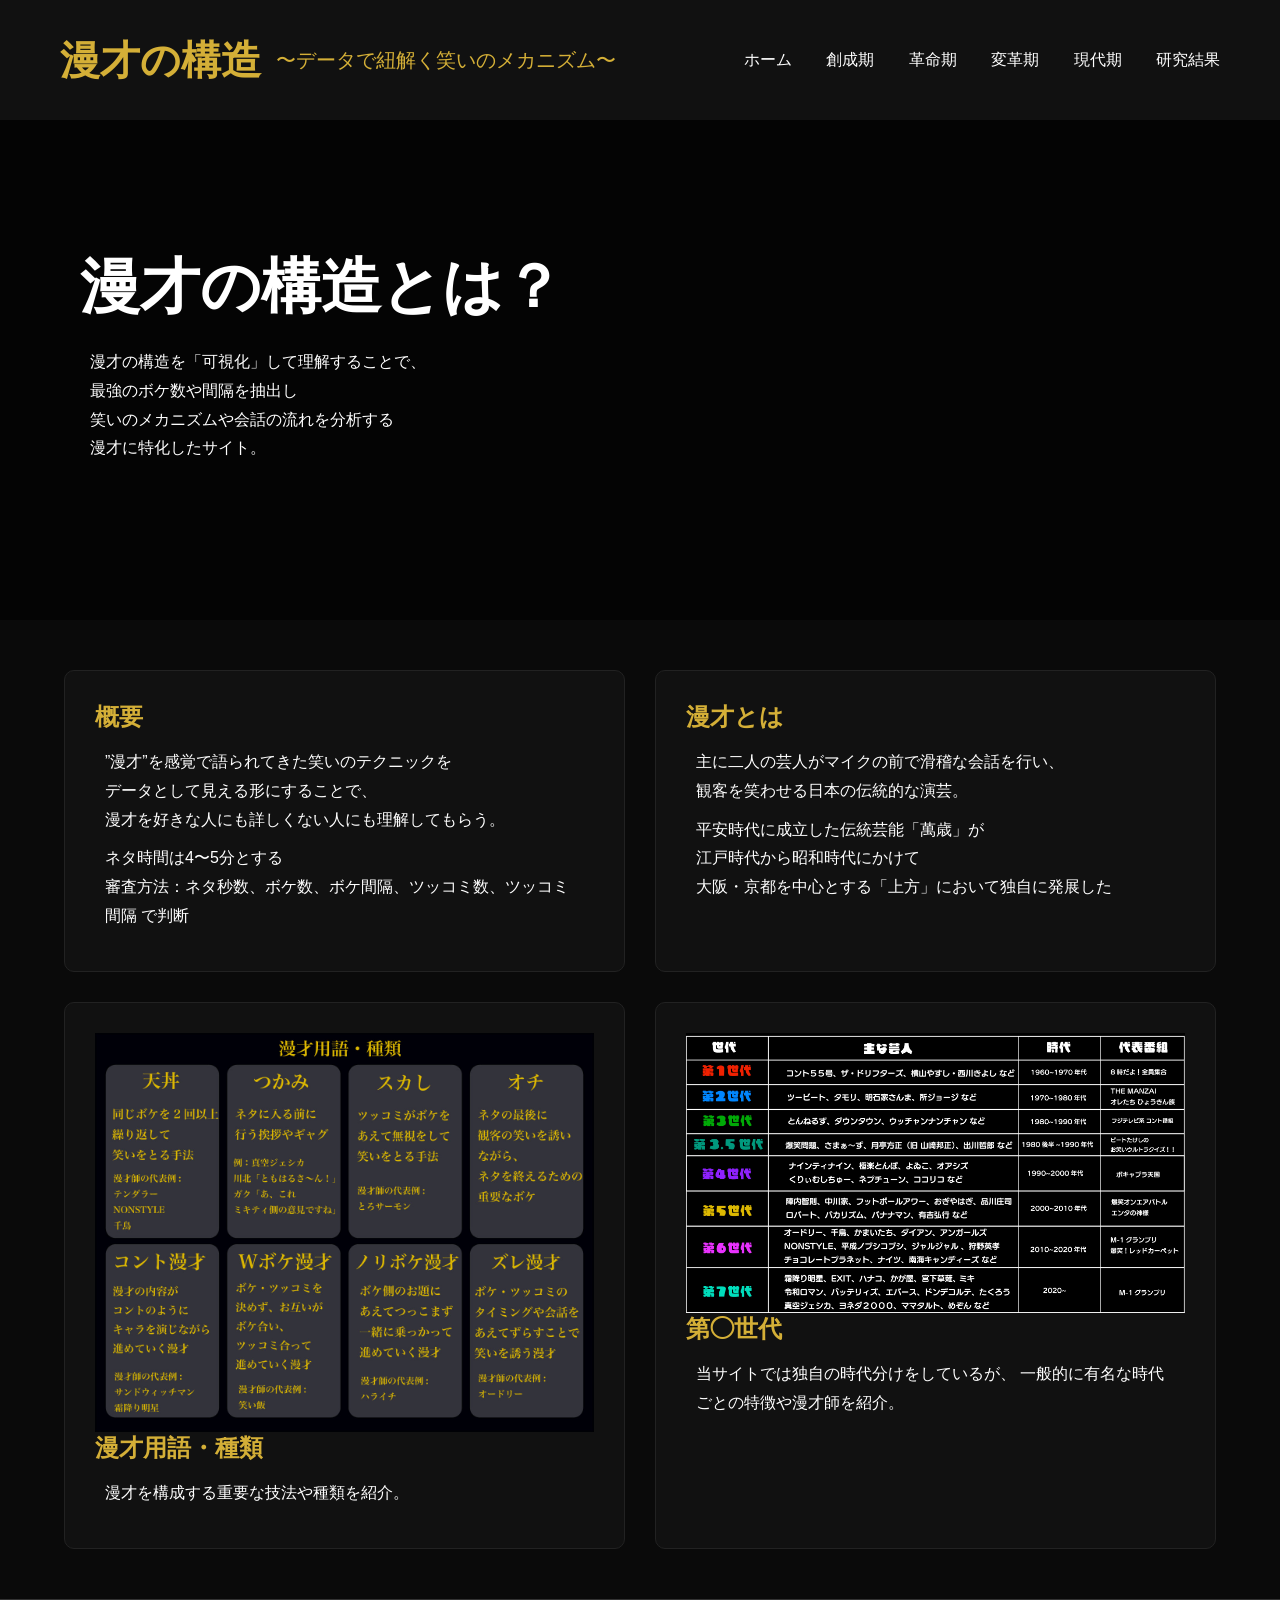
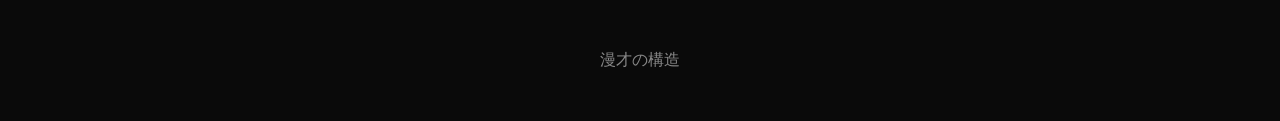
<file: index.html>
<!DOCTYPE html>
<html lang="ja">
<head>
    <meta charset="UTF-8">
    <meta name="viewport" content="width=device-width, initial-scale=1.0">
    <title>漫才の構造</title>
    <link rel="stylesheet" href="style.css">
</head>

<body>
    <header>
        <div class="title-area">
        <h1>
            漫才の構造 
        </h1>
        <h2>
         〜データで紐解く笑いのメカニズム〜   
        </h2>
        </div>

        <nav>
            <a href="index.html">ホーム</a>
            <a href="souseiki.html">創成期</a>
            <a href="kakumeiki.html">革命期</a>
            <a href="henkakuki.html">変革期</a>
            <a href="gendaiki.html">現代期</a>
            <a href="kekka.html">研究結果</a>
        </nav>
    </header>

    <section class="hero">
        <div class="hero-text">
            <h2>漫才の構造とは？</h2>

            <p>
                漫才の構造を「可視化」して理解することで、<br>
                最強のボケ数や間隔を抽出し<br>
                笑いのメカニズムや会話の流れを分析する<br>
                漫才に特化したサイト。<br>
            </p>

        </div>
    </section>

    <main>
        <section class="card">
            <h2>概要</h2>

            <p>
                ”漫才”を感覚で語られてきた笑いのテクニックを<br>
                データとして見える形にすることで、<br>
                漫才を好きな人にも詳しくない人にも理解してもらう。<br>
            </p>

            <p>
                ネタ時間は4〜5分とする<br>
                審査方法：ネタ秒数、ボケ数、ボケ間隔、ツッコミ数、ツッコミ間隔 で判断<br>
            </p>
        </section>

        <section class="card">
            <h2>漫才とは</h2>

            <p>
                主に二人の芸人がマイクの前で滑稽な会話を行い、<br>
                観客を笑わせる日本の伝統的な演芸。<br>
            </p>

            <p>
                平安時代に成立した伝統芸能「萬歳」が<br>
                江戸時代から昭和時代にかけて<br>
                大阪・京都を中心とする「上方」において独自に発展した<br>

            </p>
        </section>

        <section class="card">
            <img src="種類.jpg" alt="漫才用語・種類" class="zoom-image">
            <h2>漫才用語・種類</h2>

            <p>
                漫才を構成する重要な技法や種類を紹介。
            </p>
        </section>

        <section class="card">
            <img src="年表.jpg" alt="年表" class="zoom-image">                                                                                                                                                                                                                                          
            <h2>第◯世代</h2>

            <p>                                                                                                                                         
                当サイトでは独自の時代分けをしているが、
                一般的に有名な時代ごとの特徴や漫才師を紹介。
            </p>
        </section>

        <div id="overlay" onclick="closeImage()">
        <img id="largeImage">
        </div>

        <script>
        function openImage(src){
        document.getElementById("largeImage").src = src;
        document.getElementById("overlay").style.display = "flex";
        }

        function closeImage(){
         document.getElementById("overlay").style.display = "none";
        }
        </script>

    </main>
    <footer>
        <p>漫才の構造</p>
    </footer>

    <div id="modal" class="modal">
        <span class="close">&times;</span>
        <img id="modal-img">
    </div>

    <script>
const modal = document.getElementById("modal");
const modalImg = document.getElementById("modal-img");
const closeBtn = document.querySelector(".close");
const images = document.querySelectorAll(".zoom-image");

images.forEach(image => {
    image.addEventListener("click", () => {
        modal.style.display = "flex";
        modalImg.src = image.src;
    });
});

closeBtn.addEventListener("click", () => {
    modal.style.display = "none";
});

modal.addEventListener("click", (e) => {
    if (e.target === modal) {
        modal.style.display = "none";
    }
});
</script>
</body>
</html>
</file>
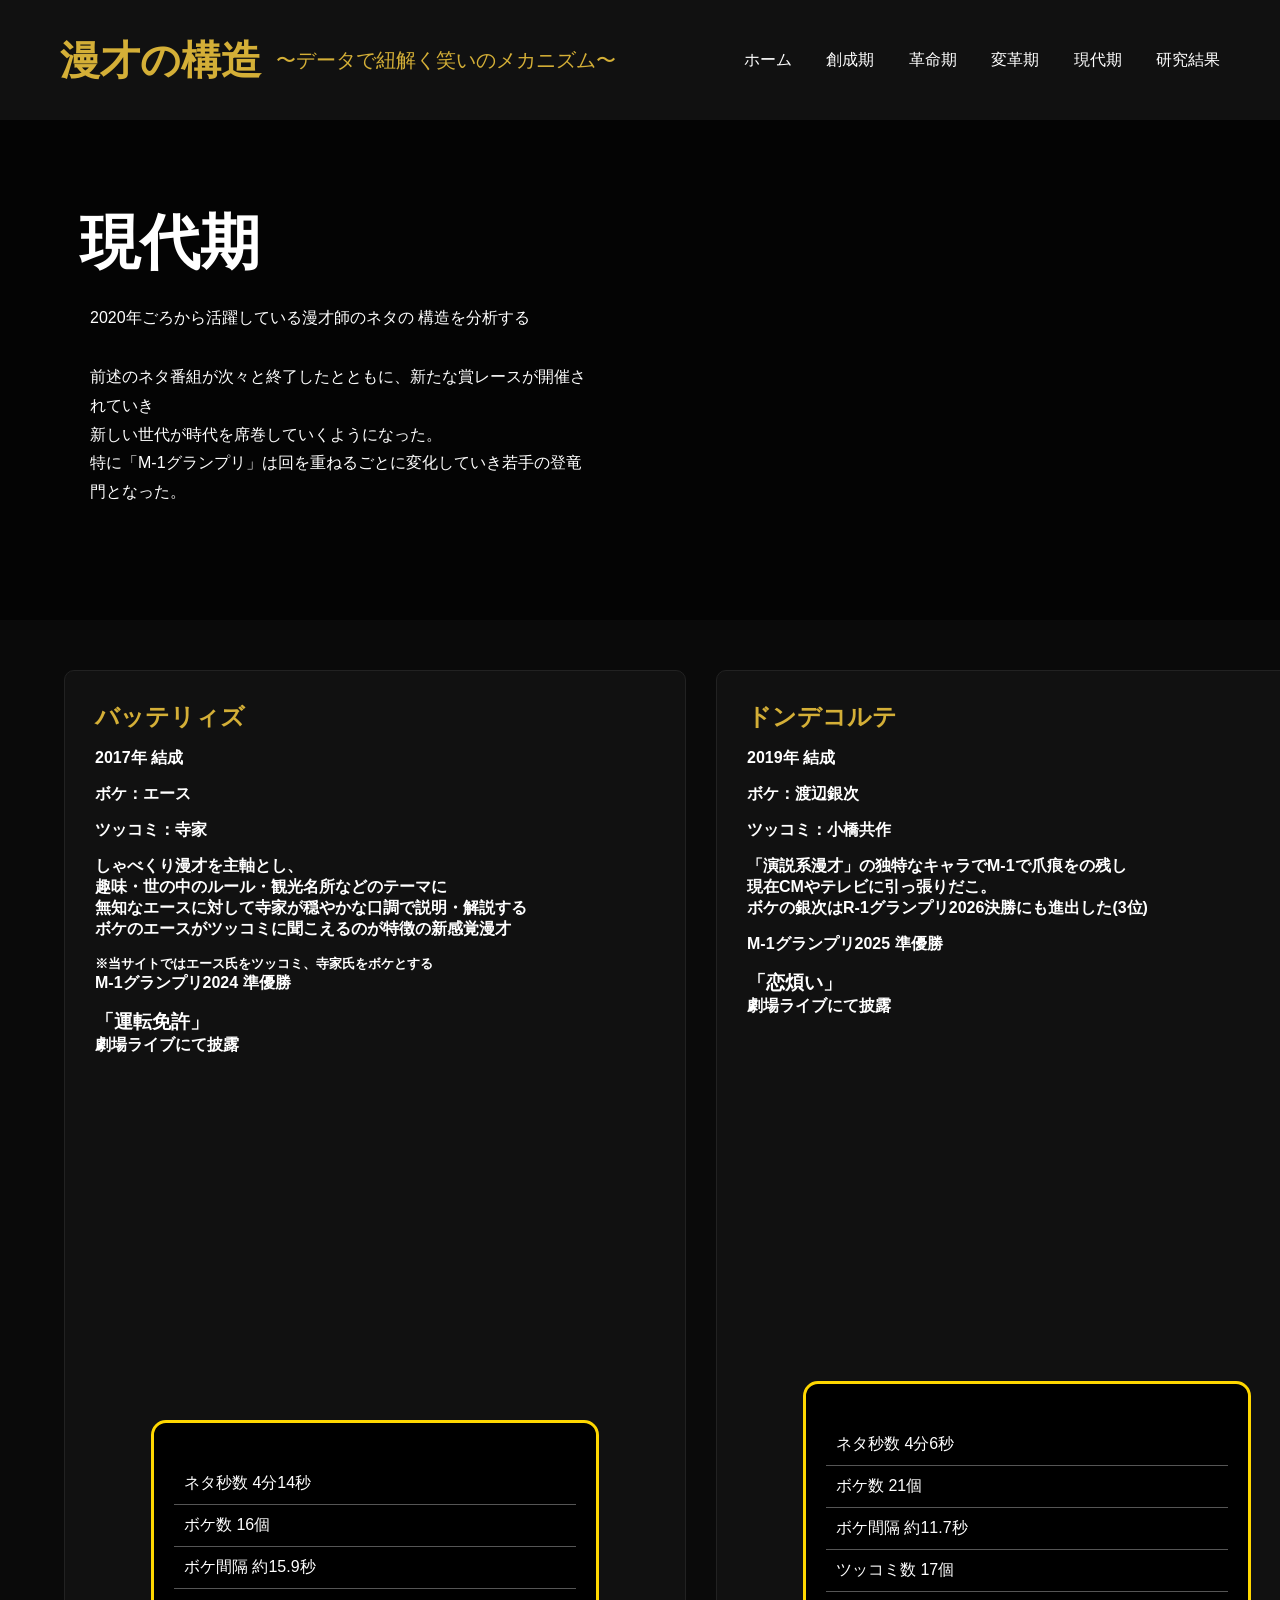
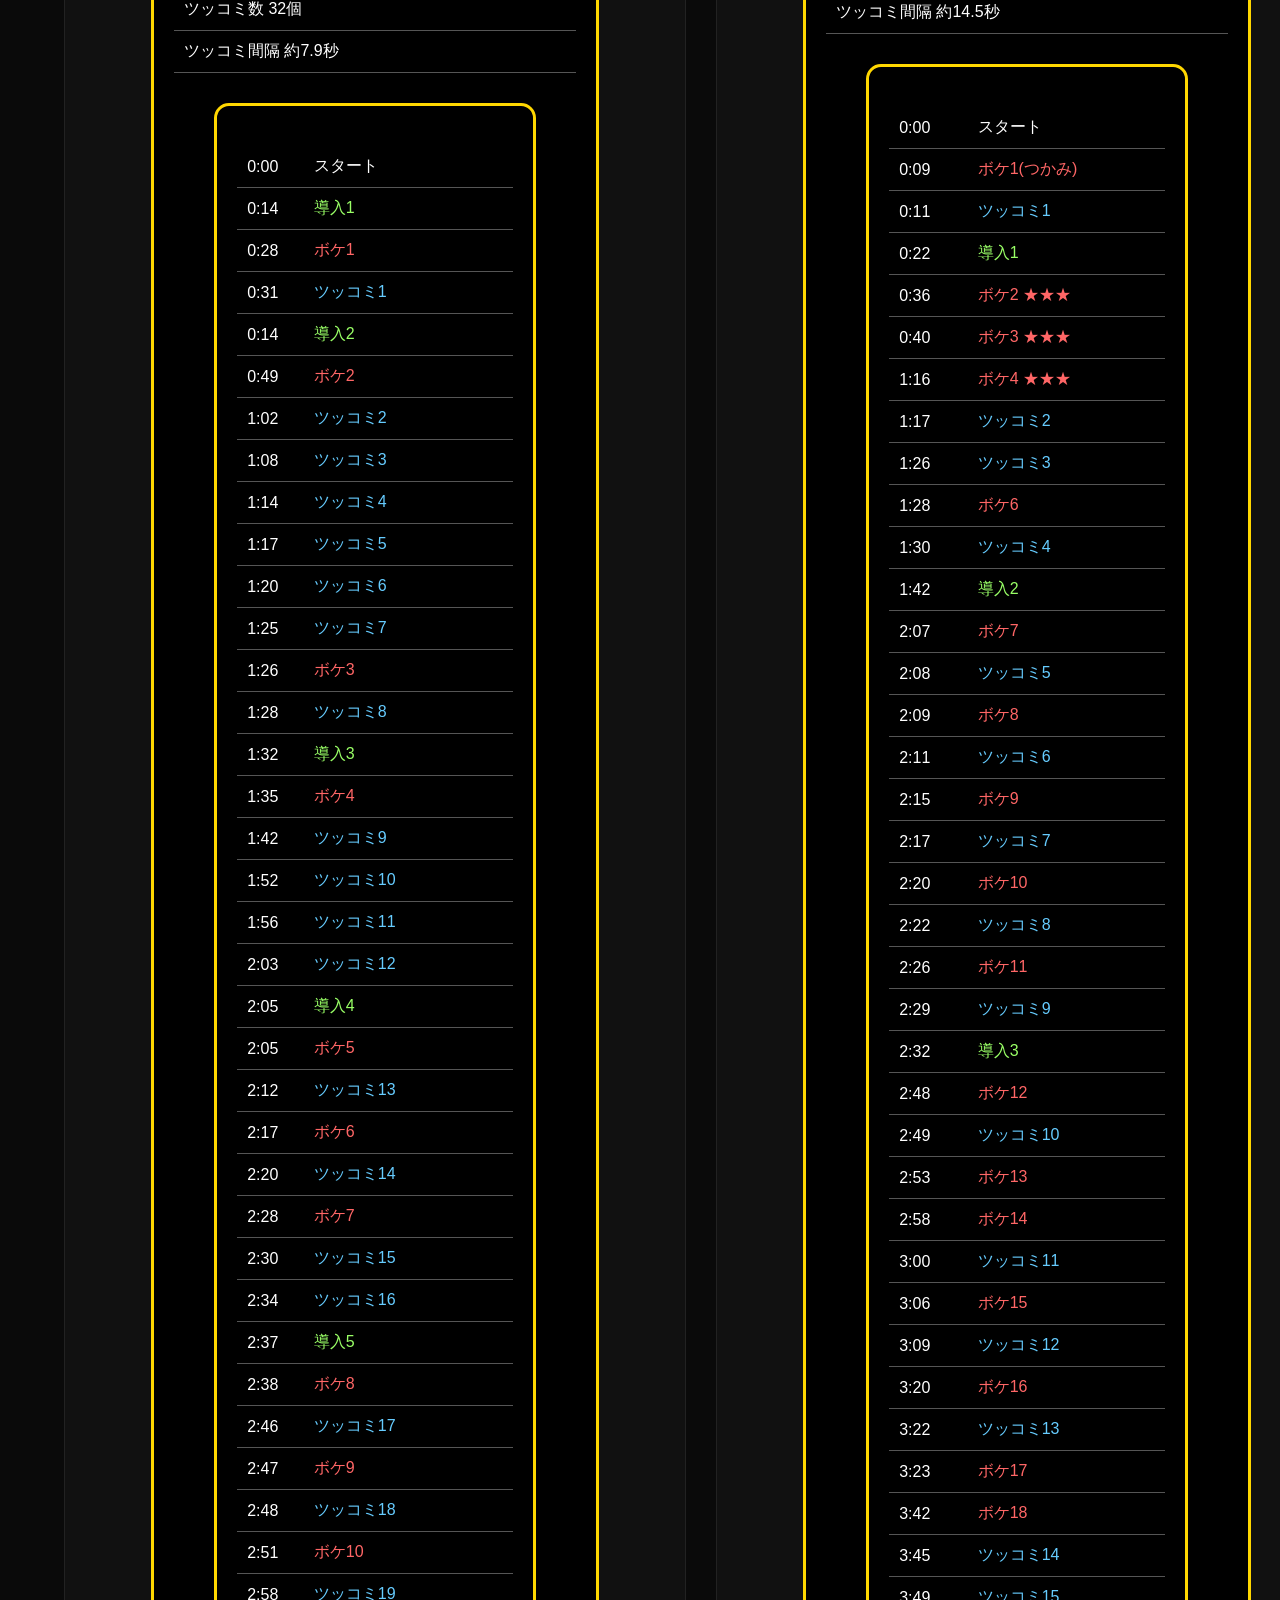
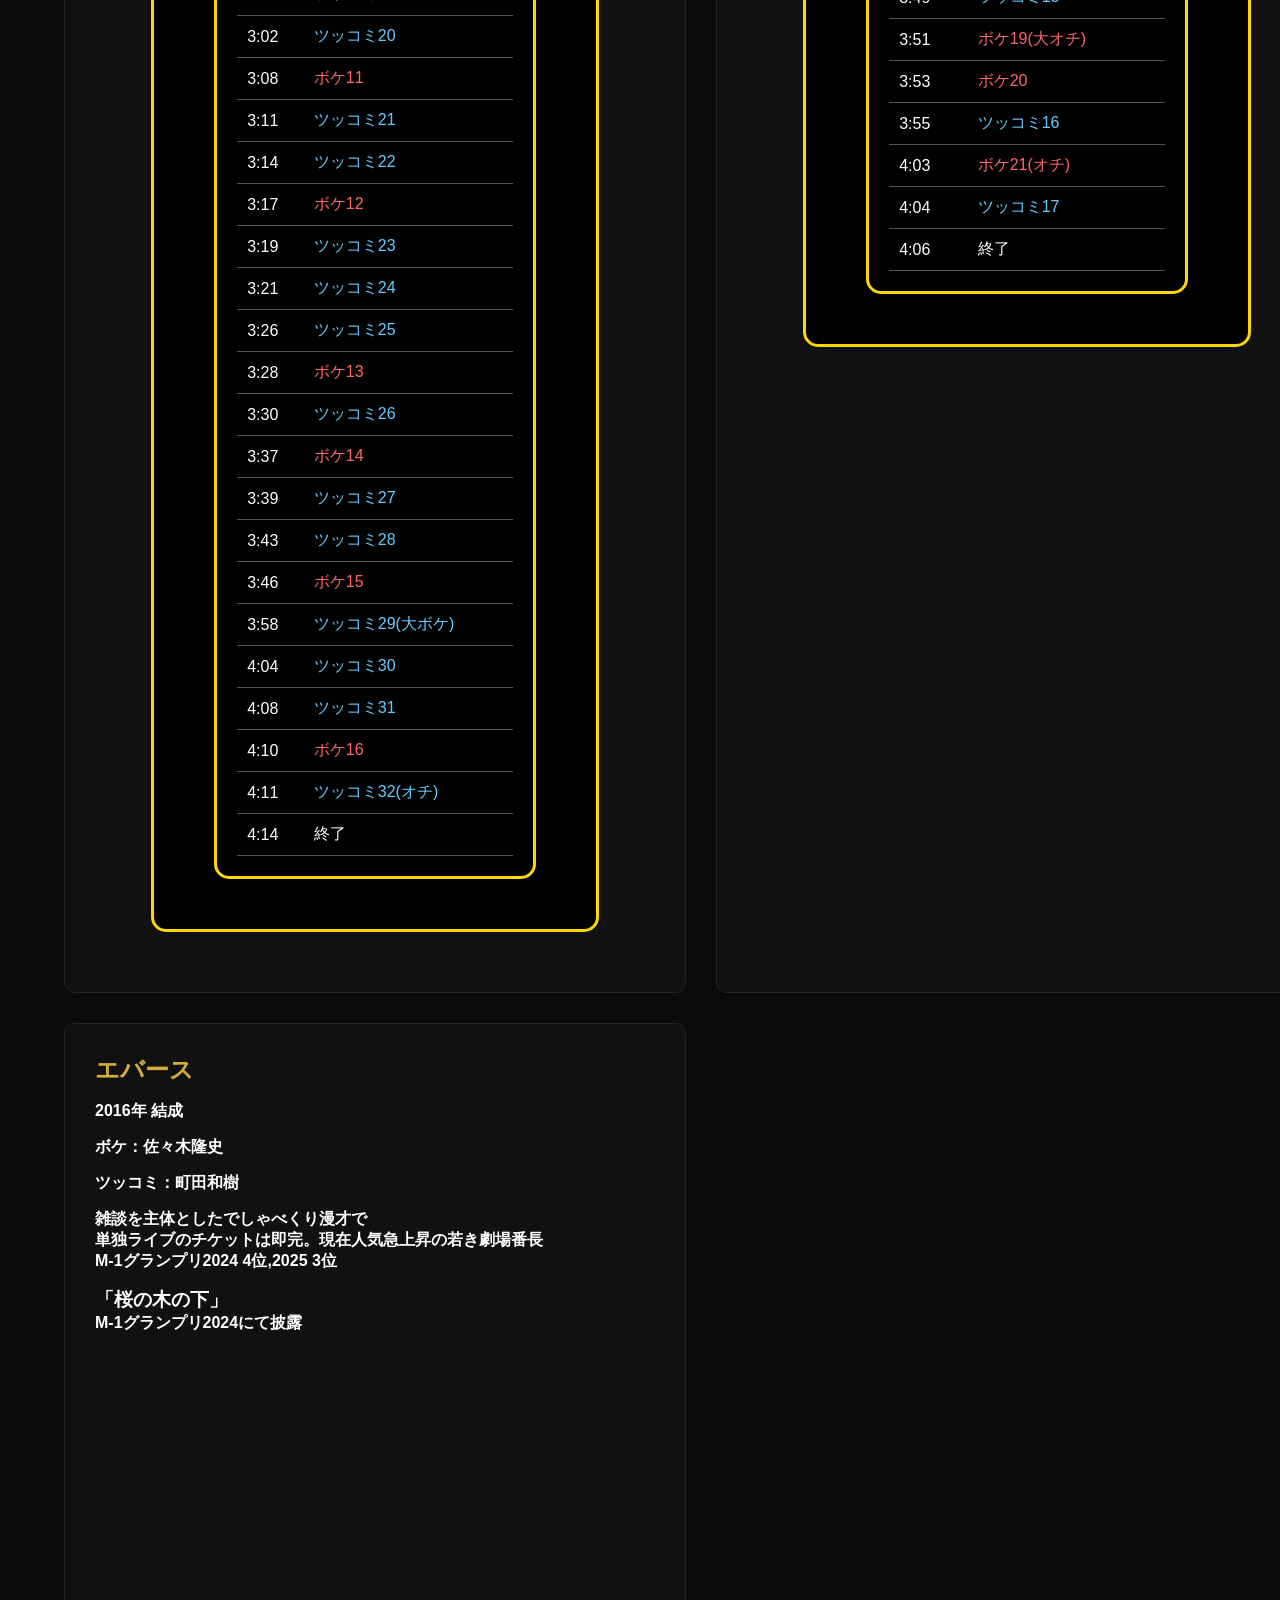
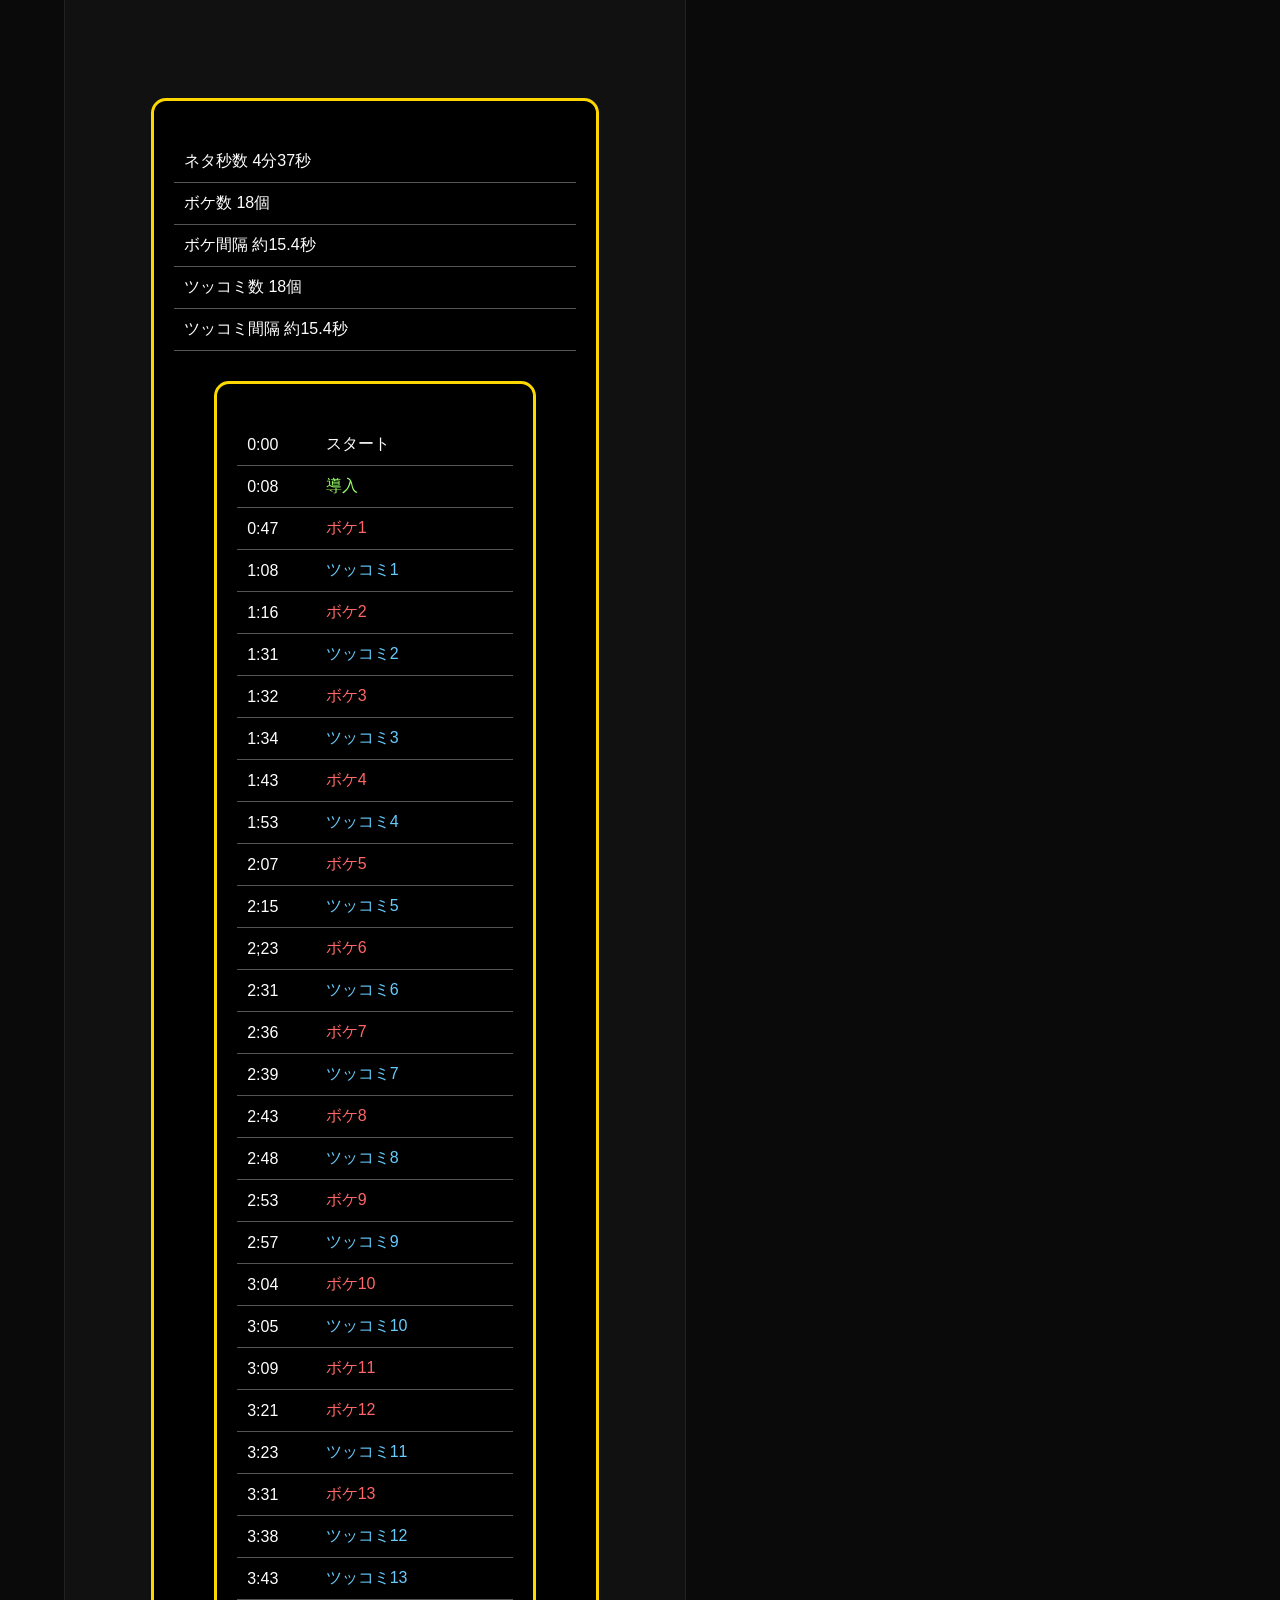
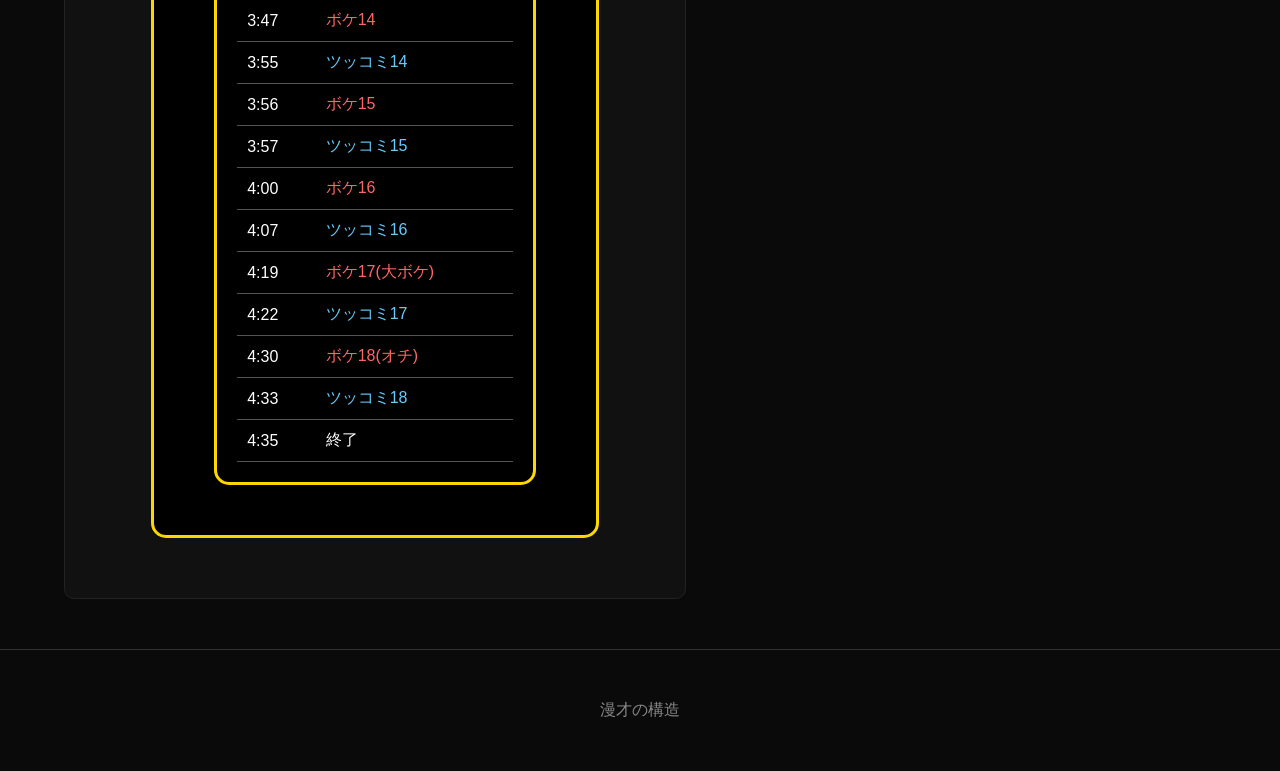
<file: gendaiki.html>
<!DOCTYPE html>
<html lang="ja">
<head>
    <meta charset="UTF-8">
    <meta name="viewport" content="width=device-width, initial-scale=1.0">
    <title>漫才の構造</title>
    <link rel="stylesheet" href="style.css">
</head>

<body>
    <header>
        <div class="title-area">
        <h1>
            漫才の構造
        </h1>
        <h2>
         〜データで紐解く笑いのメカニズム〜   
        </h2>
        </div>

        <nav>
            <a href="index.html">ホーム</a>
            <a href="souseiki.html">創成期</a>
            <a href="kakumeiki.html">革命期</a>
            <a href="henkakuki.html">変革期</a>
            <a href="gendaiki.html">現代期</a>
            <a href="kekka.html">研究結果</a>
        </nav>
    </header>

     <section class="hero">
        <div class="hero-text">
            <h2>現代期</h2>

            <p>
               2020年ごろから活躍している漫才師のネタの
               構造を分析する
            </p> 

            <p>
                前述のネタ番組が次々と終了したとともに、新たな賞レースが開催されていき<br>
                新しい世代が時代を席巻していくようになった。<br>
                特に「M-1グランプリ」は回を重ねるごとに変化していき若手の登竜門となった。<br>
            </p>
            
        </div>
    </section>

     <main>
        <section class="card">
            <h2>バッテリィズ</h2>

            <h4>
                2017年 結成
            </h4>

            <h4>
                ボケ：エース<br>
            </h4>
            
            <h4>
                ツッコミ：寺家<br>
            </h4>

            <h4>
                しゃべくり漫才を主軸とし、<br>
                趣味・世の中のルール・観光名所などのテーマに<br>
                無知なエースに対して寺家が穏やかな口調で説明・解説する<br>
                ボケのエースがツッコミに聞こえるのが特徴の新感覚漫才<br>
            </h4>

            <h5>
                ※当サイトではエース氏をツッコミ、寺家氏をボケとする<br>
            </h5>

            <h4>
                M-1グランプリ2024 準優勝<br>
            </h4>

            <h3>「運転免許」</h3> <h4>劇場ライブにて披露</h4>

            <iframe width="560" height="315" src="https://www.youtube.com/embed/r2OtrKD66MI?si=qGuXnHZgQbuMW0IU" title="YouTube video player" frameborder="0" allow="accelerometer; autoplay; clipboard-write; encrypted-media; gyroscope; picture-in-picture; web-share" referrerpolicy="strict-origin-when-cross-origin" allowfullscreen></iframe>

            <div class="timeline-box">
                <table>
                <tr><td>ネタ秒数 4分14秒</td></tr>
                <tr><td>ボケ数 16個</td></tr>
                <tr><td>ボケ間隔 約15.9秒</td></tr>
                <tr><td>ツッコミ数 32個</td></tr>
                <tr><td>ツッコミ間隔 約7.9秒</td></tr>
                </table>

            <div class="timeline-box">
                <table>
                <tr><td>0:00</td><td>スタート</td></tr>
                <tr><td>0:14</td><td class="intro">導入1</td></tr>
                <tr><td>0:28</td><td class="boke">ボケ1</td></tr>
                <tr><td>0:31</td><td class="tsukkomi">ツッコミ1</td></tr>
                <tr><td>0:14</td><td class="intro">導入2</td></tr>
                <tr><td>0:49</td><td class="boke">ボケ2</td></tr>
                <tr><td>1:02</td><td class="tsukkomi">ツッコミ2</td></tr>
                <tr><td>1:08</td><td class="tsukkomi">ツッコミ3</td></tr>
                <tr><td>1:14</td><td class="tsukkomi">ツッコミ4</td></tr>
                <tr><td>1:17</td><td class="tsukkomi">ツッコミ5</td></tr>
                <tr><td>1:20</td><td class="tsukkomi">ツッコミ6</td></tr>
                <tr><td>1:25</td><td class="tsukkomi">ツッコミ7</td></tr>
                <tr><td>1:26</td><td class="boke">ボケ3</td></tr>
                <tr><td>1:28</td><td class="tsukkomi">ツッコミ8</td></tr>
                <tr><td>1:32</td><td class="intro">導入3</td></tr>
                <tr><td>1:35</td><td class="boke">ボケ4</td></tr>
                <tr><td>1:42</td><td class="tsukkomi">ツッコミ9</td></tr>
                <tr><td>1:52</td><td class="tsukkomi">ツッコミ10</td></tr>
                <tr><td>1:56</td><td class="tsukkomi">ツッコミ11</td></tr>
                <tr><td>2:03</td><td class="tsukkomi">ツッコミ12</td></tr>
                <tr><td>2:05</td><td class="intro">導入4</td></tr>
                <tr><td>2:05</td><td class="boke">ボケ5</td></tr>
                <tr><td>2:12</td><td class="tsukkomi">ツッコミ13</td></tr>
                <tr><td>2:17</td><td class="boke">ボケ6</td></tr>
                <tr><td>2:20</td><td class="tsukkomi">ツッコミ14</td></tr>
                <tr><td>2:28</td><td class="boke">ボケ7</td></tr>
                <tr><td>2:30</td><td class="tsukkomi">ツッコミ15</td></tr>
                <tr><td>2:34</td><td class="tsukkomi">ツッコミ16</td></tr>
                <tr><td>2:37</td><td class="intro">導入5</td></tr>
                <tr><td>2:38</td><td class="boke">ボケ8</td></tr>
                <tr><td>2:46</td><td class="tsukkomi">ツッコミ17</td></tr>
                <tr><td>2:47</td><td class="boke">ボケ9</td></tr>
                <tr><td>2:48</td><td class="tsukkomi">ツッコミ18</td></tr>
                <tr><td>2:51</td><td class="boke">ボケ10</td></tr>
                <tr><td>2:58</td><td class="tsukkomi">ツッコミ19</td></tr>
                <tr><td>3:02</td><td class="tsukkomi">ツッコミ20</td></tr>
                <tr><td>3:08</td><td class="boke">ボケ11</td></tr>
                <tr><td>3:11</td><td class="tsukkomi">ツッコミ21</td></tr>
                <tr><td>3:14</td><td class="tsukkomi">ツッコミ22</td></tr>
                <tr><td>3:17</td><td class="boke">ボケ12</td></tr>
                <tr><td>3:19</td><td class="tsukkomi">ツッコミ23</td></tr>
                <tr><td>3:21</td><td class="tsukkomi">ツッコミ24</td></tr>
                <tr><td>3:26</td><td class="tsukkomi">ツッコミ25</td></tr>
                <tr><td>3:28</td><td class="boke">ボケ13</td></tr>
                <tr><td>3:30</td><td class="tsukkomi">ツッコミ26</td></tr>
                <tr><td>3:37</td><td class="boke">ボケ14</td></tr>
                <tr><td>3:39</td><td class="tsukkomi">ツッコミ27</td></tr>
                <tr><td>3:43</td><td class="tsukkomi">ツッコミ28</td></tr>
                <tr><td>3:46</td><td class="boke">ボケ15</td></tr>
                <tr><td>3:58</td><td class="tsukkomi">ツッコミ29(大ボケ)</td></tr>
                <tr><td>4:04</td><td class="tsukkomi">ツッコミ30</td></tr>
                <tr><td>4:08</td><td class="tsukkomi">ツッコミ31</td></tr>
                <tr><td>4:10</td><td class="boke">ボケ16</td></tr>
                <tr><td>4:11</td><td class="tsukkomi">ツッコミ32(オチ)</td></tr>
                <tr><td>4:14</td><td>終了</td></tr>
            </table>
            </div>
        </section>

        <section class="card">
            <h2>ドンデコルテ</h2>

            <h4>
                2019年 結成
            </h4>

            <h4>
                ボケ：渡辺銀次<br>
            </h4>

            <h4>
                ツッコミ：小橋共作<br>
            </h4>

            <h4>
                「演説系漫才」の独特なキャラでM-1で爪痕をの残し<br>
                現在CMやテレビに引っ張りだこ。<br>
                ボケの銀次はR-1グランプリ2026決勝にも進出した(3位)<br>
            </h4>

            <h4>
                M-1グランプリ2025 準優勝<br>
            </h4>
                

             <h3>「恋煩い」</h3> <h4>劇場ライブにて披露</h4>

             <iframe width="560" height="315" src="https://www.youtube.com/embed/SuAVfJXJH_w?si=Bhzf0xzOQ-sqa_4k" title="YouTube video player" frameborder="0" allow="accelerometer; autoplay; clipboard-write; encrypted-media; gyroscope; picture-in-picture; web-share" referrerpolicy="strict-origin-when-cross-origin" allowfullscreen></iframe>

            <div class="timeline-box">
                <table>
                <tr><td>ネタ秒数 4分6秒</td></tr>
                <tr><td>ボケ数 21個</td></tr>
                <tr><td>ボケ間隔 約11.7秒</td></tr>
                <tr><td>ツッコミ数 17個</td></tr>
                <tr><td>ツッコミ間隔 約14.5秒</td></tr>
                </table>

            <div class="timeline-box">
                <table>
                <tr><td>0:00</td><td>スタート</td></tr>
                <tr><td>0:09</td><td class="boke">ボケ1(つかみ)</td></tr>
                <tr><td>0:11</td><td class="tsukkomi">ツッコミ1</td></tr>
                <tr><td>0:22</td><td class="intro">導入1</td></tr>
                <tr><td>0:36</td><td class="boke">ボケ2 ★★★</td></tr>
                <tr><td>0:40</td><td class="boke">ボケ3 ★★★</td></tr>
                <tr><td>1:16</td><td class="boke">ボケ4 ★★★</td></tr>
                <tr><td>1:17</td><td class="tsukkomi">ツッコミ2</td></tr>
                <tr><td>1:26</td><td class="tsukkomi">ツッコミ3</td></tr>
                <tr><td>1:28</td><td class="boke">ボケ6</td></tr>
                <tr><td>1:30</td><td class="tsukkomi">ツッコミ4</td></tr>
                <tr><td>1:42</td><td class="intro">導入2</td></tr>
                <tr><td>2:07</td><td class="boke">ボケ7</td></tr>
                <tr><td>2:08</td><td class="tsukkomi">ツッコミ5</td></tr>
                <tr><td>2:09</td><td class="boke">ボケ8</td></tr>
                <tr><td>2:11</td><td class="tsukkomi">ツッコミ6</td></tr>
                <tr><td>2:15</td><td class="boke">ボケ9</td></tr>
                <tr><td>2:17</td><td class="tsukkomi">ツッコミ7</td></tr>
                <tr><td>2:20</td><td class="boke">ボケ10</td></tr>
                <tr><td>2:22</td><td class="tsukkomi">ツッコミ8</td></tr>
                <tr><td>2:26</td><td class="boke">ボケ11</td></tr>
                <tr><td>2:29</td><td class="tsukkomi">ツッコミ9</td></tr>
                <tr><td>2:32</td><td class="intro">導入3</td></tr>
                <tr><td>2:48</td><td class="boke">ボケ12</td></tr>
                <tr><td>2:49</td><td class="tsukkomi">ツッコミ10</td></tr>
                <tr><td>2:53</td><td class="boke">ボケ13</td></tr>
                <tr><td>2:58</td><td class="boke">ボケ14</td></tr>
                <tr><td>3:00</td><td class="tsukkomi">ツッコミ11</td></tr>
                <tr><td>3:06</td><td class="boke">ボケ15</td></tr>
                <tr><td>3:09</td><td class="tsukkomi">ツッコミ12</td></tr>
                <tr><td>3:20</td><td class="boke">ボケ16</td></tr>
                <tr><td>3:22</td><td class="tsukkomi">ツッコミ13</td></tr>
                <tr><td>3:23</td><td class="boke">ボケ17</td></tr>
                <tr><td>3:42</td><td class="boke">ボケ18</td></tr>
                <tr><td>3:45</td><td class="tsukkomi">ツッコミ14</td></tr>
                <tr><td>3:49</td><td class="tsukkomi">ツッコミ15</td></tr>
                <tr><td>3:51</td><td class="boke">ボケ19(大オチ)</td></tr>
                <tr><td>3:53</td><td class="boke">ボケ20</td></tr>
                <tr><td>3:55</td><td class="tsukkomi">ツッコミ16</td></tr>
                <tr><td>4:03</td><td class="boke">ボケ21(オチ)</td></tr>
                <tr><td>4:04</td><td class="tsukkomi">ツッコミ17</td></tr>
                <tr><td>4:06</td><td>終了</td></tr>
            </table>
            </div>
        </section>

        <section class="card">
            <h2>エバース</h2>

            <h4>
                2016年 結成
            </h4>

            <h4>
                ボケ：佐々木隆史<br>
            </h4>

            <h4>
                ツッコミ：町田和樹<br>
            </h4>

            <h4>
                雑談を主体としたでしゃべくり漫才で<br>
                単独ライブのチケットは即完。現在人気急上昇の若き劇場番長<br>
                M-1グランプリ2024 4位,2025 3位<br>
            </h4>


             <h3>「桜の木の下」</h3> <h4>M-1グランプリ2024にて披露</h4>

            <iframe width="560" height="315" src="https://www.youtube.com/embed/kfbpoEgKsmU?si=GiKbrFF-epQh1ueg" title="YouTube video player" frameborder="0" allow="accelerometer; autoplay; clipboard-write; encrypted-media; gyroscope; picture-in-picture; web-share" referrerpolicy="strict-origin-when-cross-origin" allowfullscreen></iframe>

            <div class="timeline-box">
                <table>
                <tr><td>ネタ秒数 4分37秒</td></tr>
                <tr><td>ボケ数 18個</td></tr>
                <tr><td>ボケ間隔 約15.4秒</td></tr>
                <tr><td>ツッコミ数 18個</td></tr>
                <tr><td>ツッコミ間隔 約15.4秒</td></tr>
                </table>

            <div class="timeline-box">
                <table>
                <tr><td>0:00</td><td>スタート</td></tr>
                <tr><td>0:08</td><td class="intro">導入</td></tr>
                <tr><td>0:47</td><td class="boke">ボケ1</td></tr>
                <tr><td>1:08</td><td class="tsukkomi">ツッコミ1</td></tr>
                <tr><td>1:16</td><td class="boke">ボケ2</td></tr>
                <tr><td>1:31</td><td class="tsukkomi">ツッコミ2</td></tr>
                <tr><td>1:32</td><td class="boke">ボケ3</td></tr>
                <tr><td>1:34</td><td class="tsukkomi">ツッコミ3</td></tr>
                <tr><td>1:43</td><td class="boke">ボケ4</td></tr>
                <tr><td>1:53</td><td class="tsukkomi">ツッコミ4</td></tr>
                <tr><td>2:07</td><td class="boke">ボケ5</td></tr>
                <tr><td>2:15</td><td class="tsukkomi">ツッコミ5</td></tr>
                <tr><td>2;23</td><td class="boke">ボケ6</td></tr>
                <tr><td>2:31</td><td class="tsukkomi">ツッコミ6</td></tr>
                <tr><td>2:36</td><td class="boke">ボケ7</td></tr>
                <tr><td>2:39</td><td class="tsukkomi">ツッコミ7</td></tr>
                <tr><td>2:43</td><td class="boke">ボケ8</td></tr>
                <tr><td>2:48</td><td class="tsukkomi">ツッコミ8</td></tr>
                <tr><td>2:53</td><td class="boke">ボケ9</td></tr>
                <tr><td>2:57</td><td class="tsukkomi">ツッコミ9</td></tr>
                <tr><td>3:04</td><td class="boke">ボケ10</td></tr>
                <tr><td>3:05</td><td class="tsukkomi">ツッコミ10</td></tr>
                <tr><td>3:09</td><td class="boke">ボケ11</td></tr>
                <tr><td>3:21</td><td class="boke">ボケ12</td></tr>
                <tr><td>3:23</td><td class="tsukkomi">ツッコミ11</td></tr>
                <tr><td>3:31</td><td class="boke">ボケ13</td></tr>
                <tr><td>3:38</td><td class="tsukkomi">ツッコミ12</td></tr>
                <tr><td>3:43</td><td class="tsukkomi">ツッコミ13</td></tr>
                <tr><td>3:47</td><td class="boke">ボケ14</td></tr>
                <tr><td>3:55</td><td class="tsukkomi">ツッコミ14</td></tr>
                <tr><td>3:56</td><td class="boke">ボケ15</td></tr>
                <tr><td>3:57</td><td class="tsukkomi">ツッコミ15</td></tr>
                <tr><td>4:00</td><td class="boke">ボケ16</td></tr>
                <tr><td>4:07</td><td class="tsukkomi">ツッコミ16</td></tr>
                <tr><td>4:19</td><td class="boke">ボケ17(大ボケ)</td></tr>
                <tr><td>4:22</td><td class="tsukkomi">ツッコミ17</td></tr>
                <tr><td>4:30</td><td class="boke">ボケ18(オチ)</td></tr>
                <tr><td>4:33</td><td class="tsukkomi">ツッコミ18</td></tr>
                <tr><td>4:35</td><td>終了</td></tr>
            </table>
            </div>
        </section>


    </main>
    <footer>
        <p>漫才の構造</p>
    </footer>
</body>
</html>
</file>
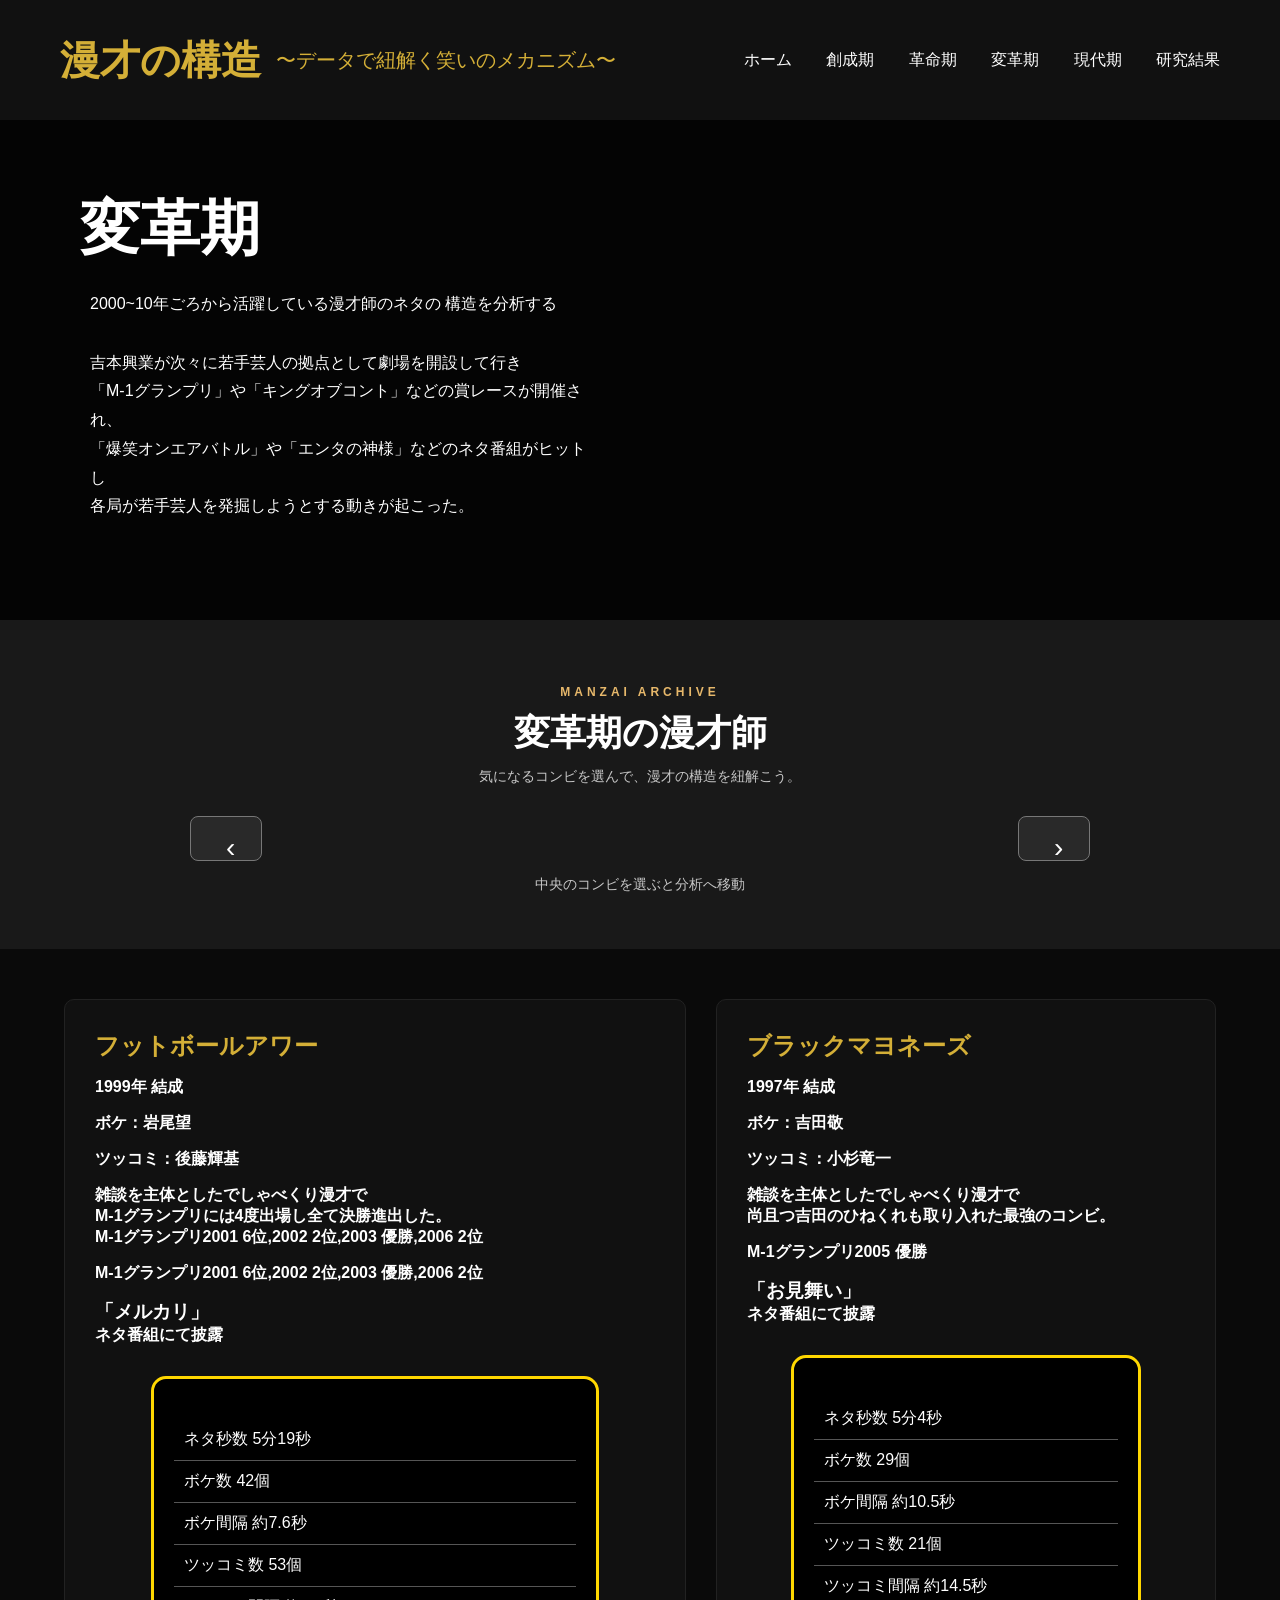
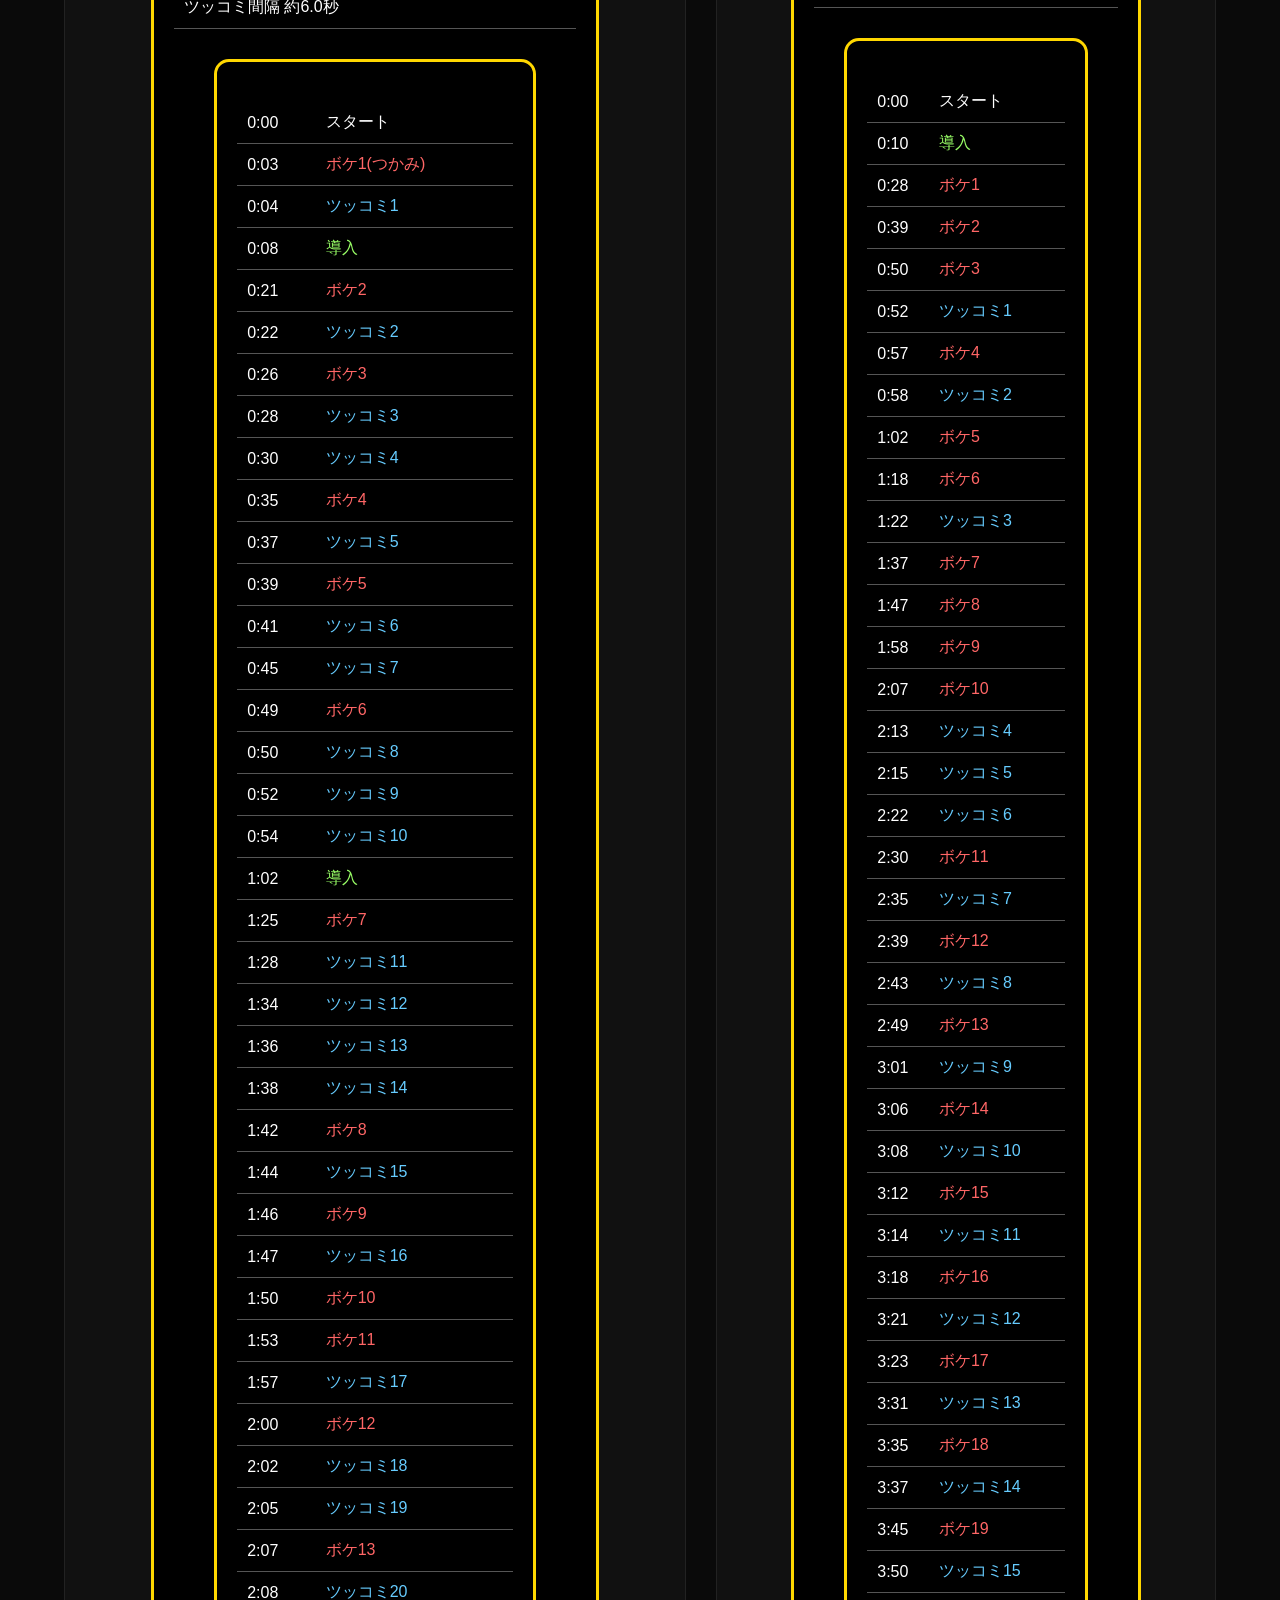
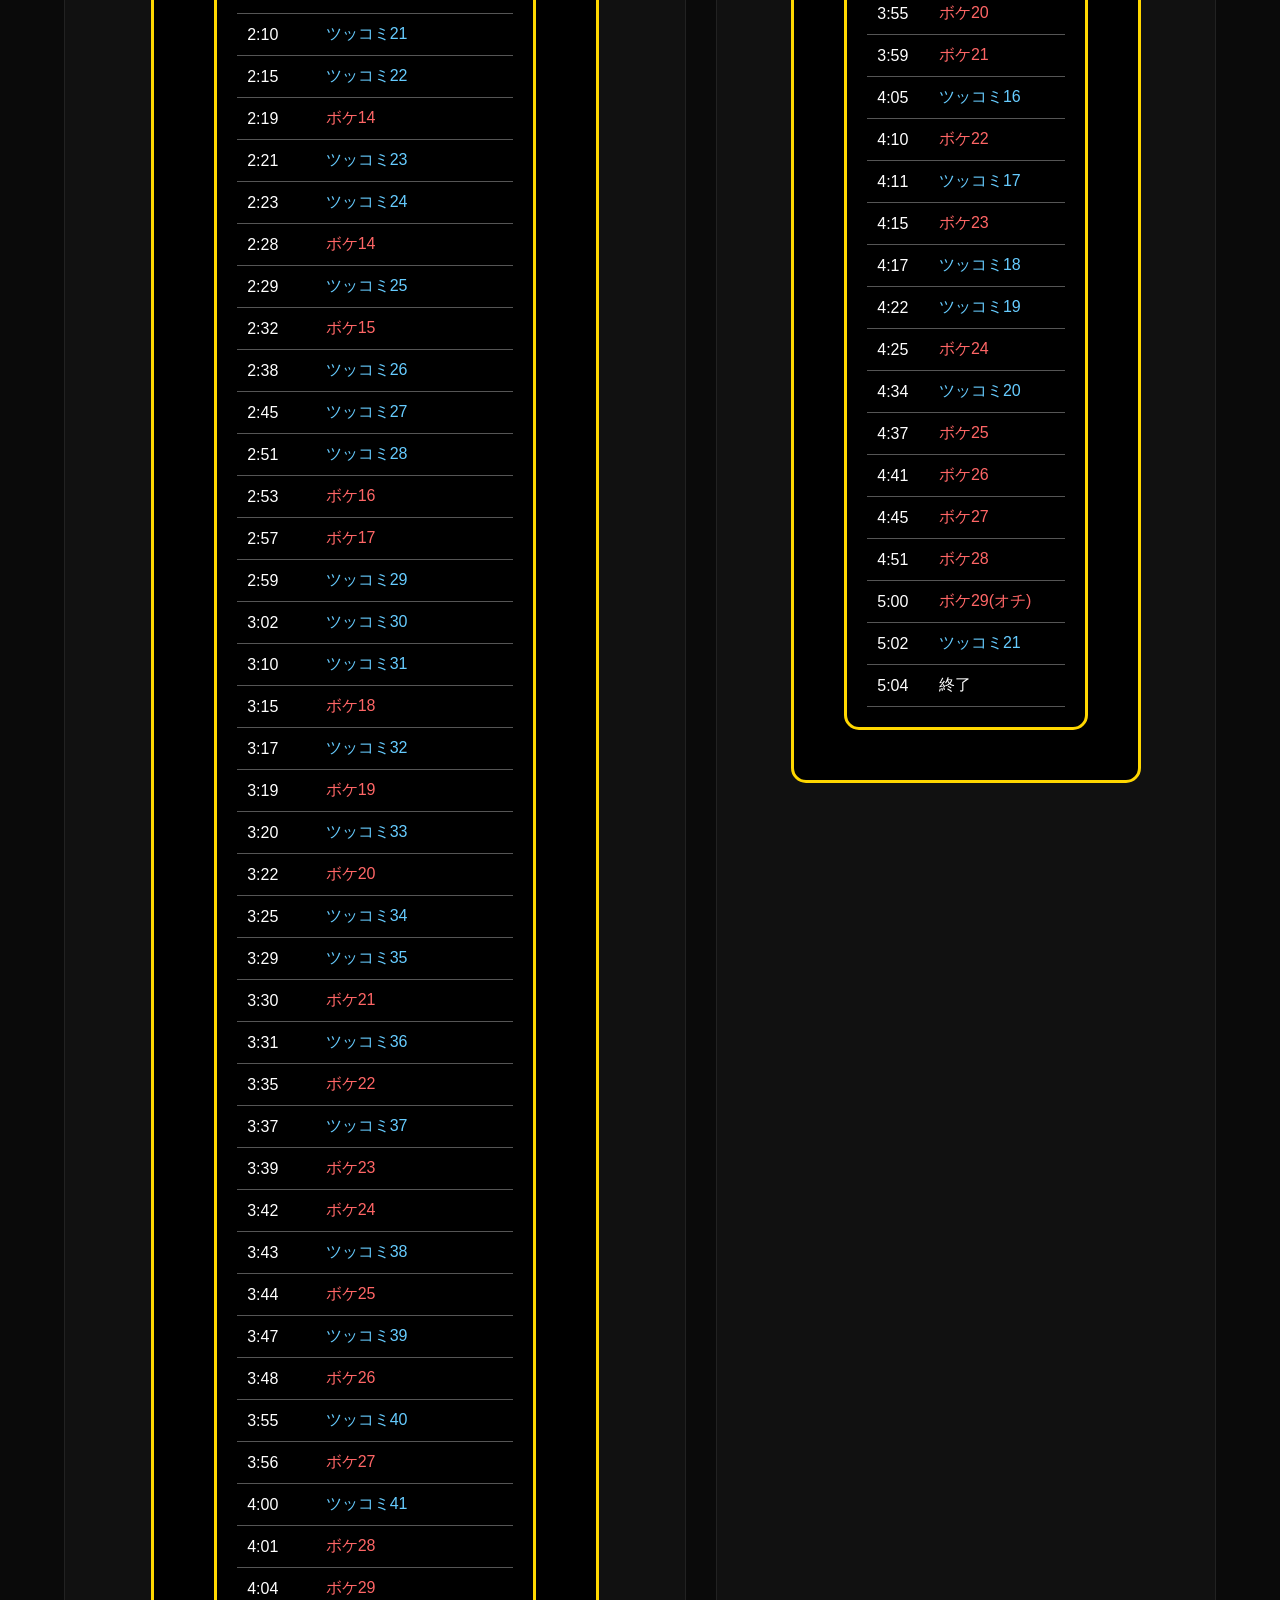
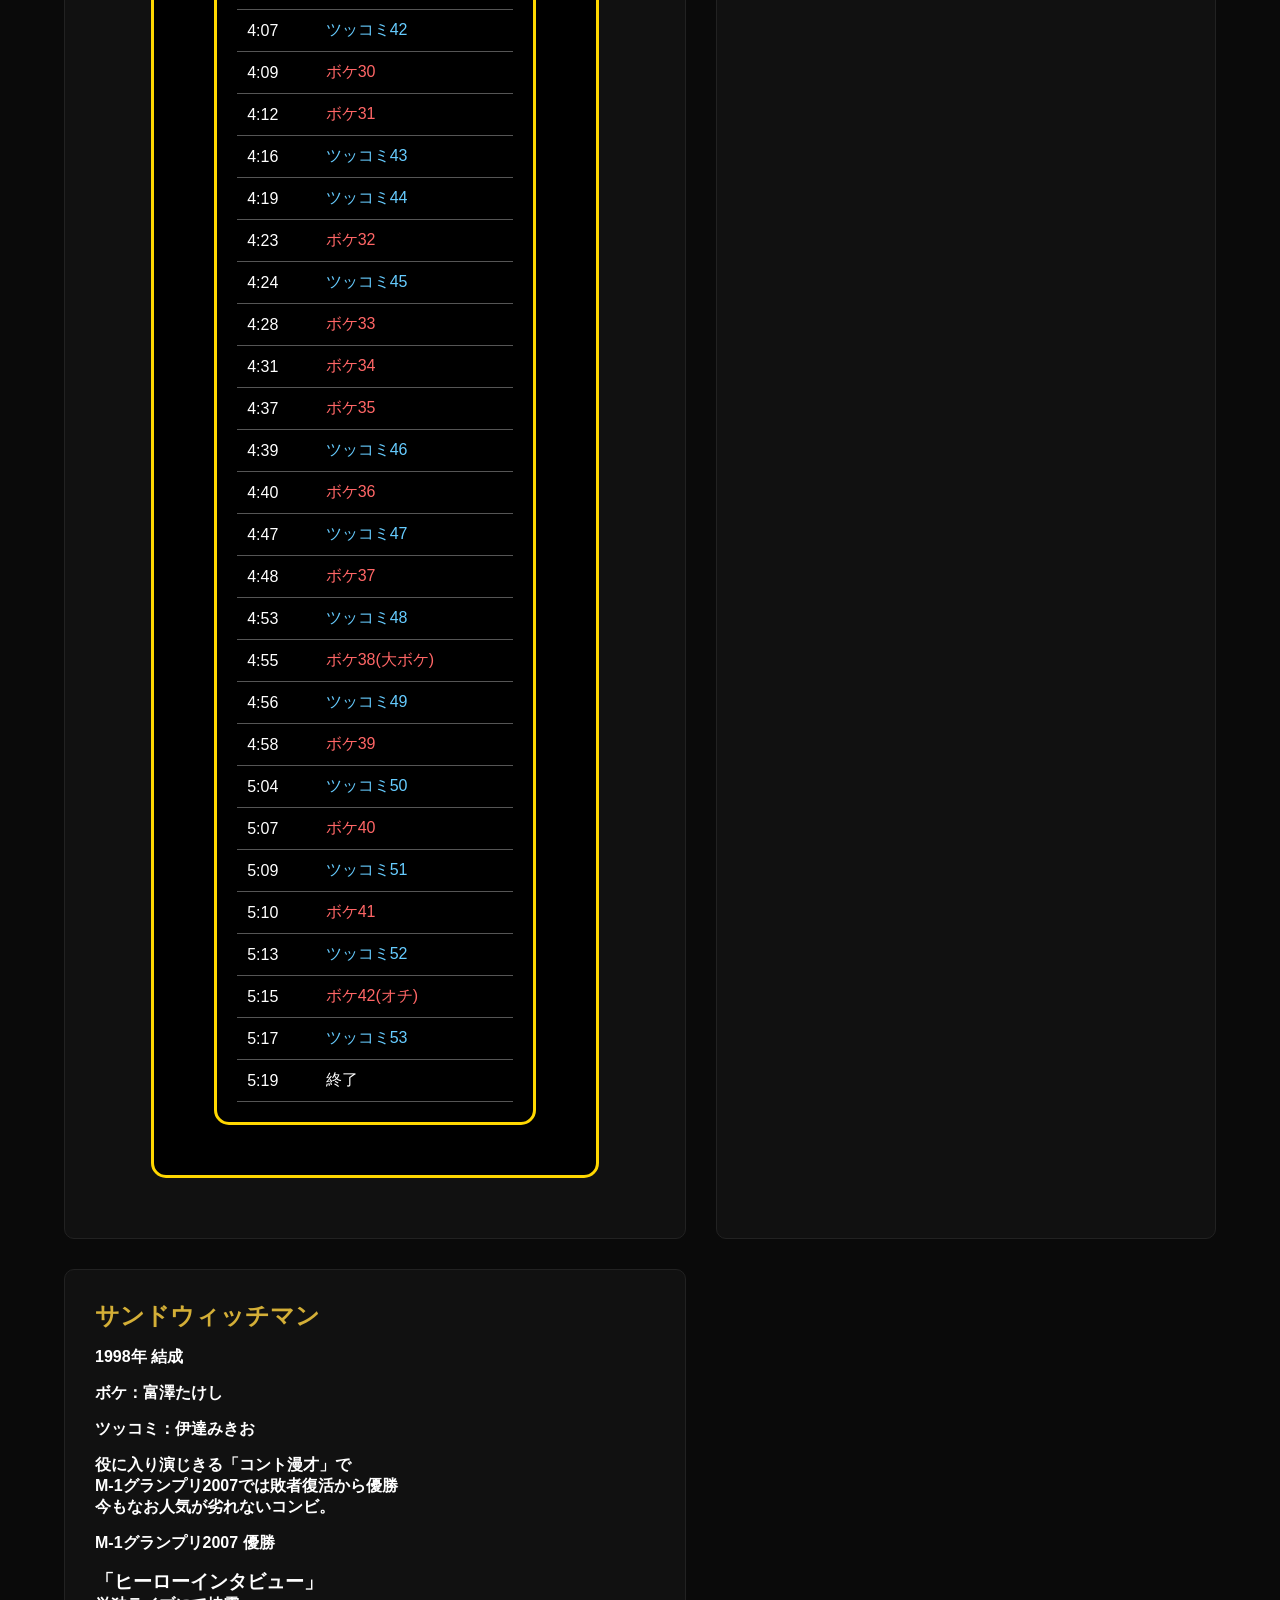
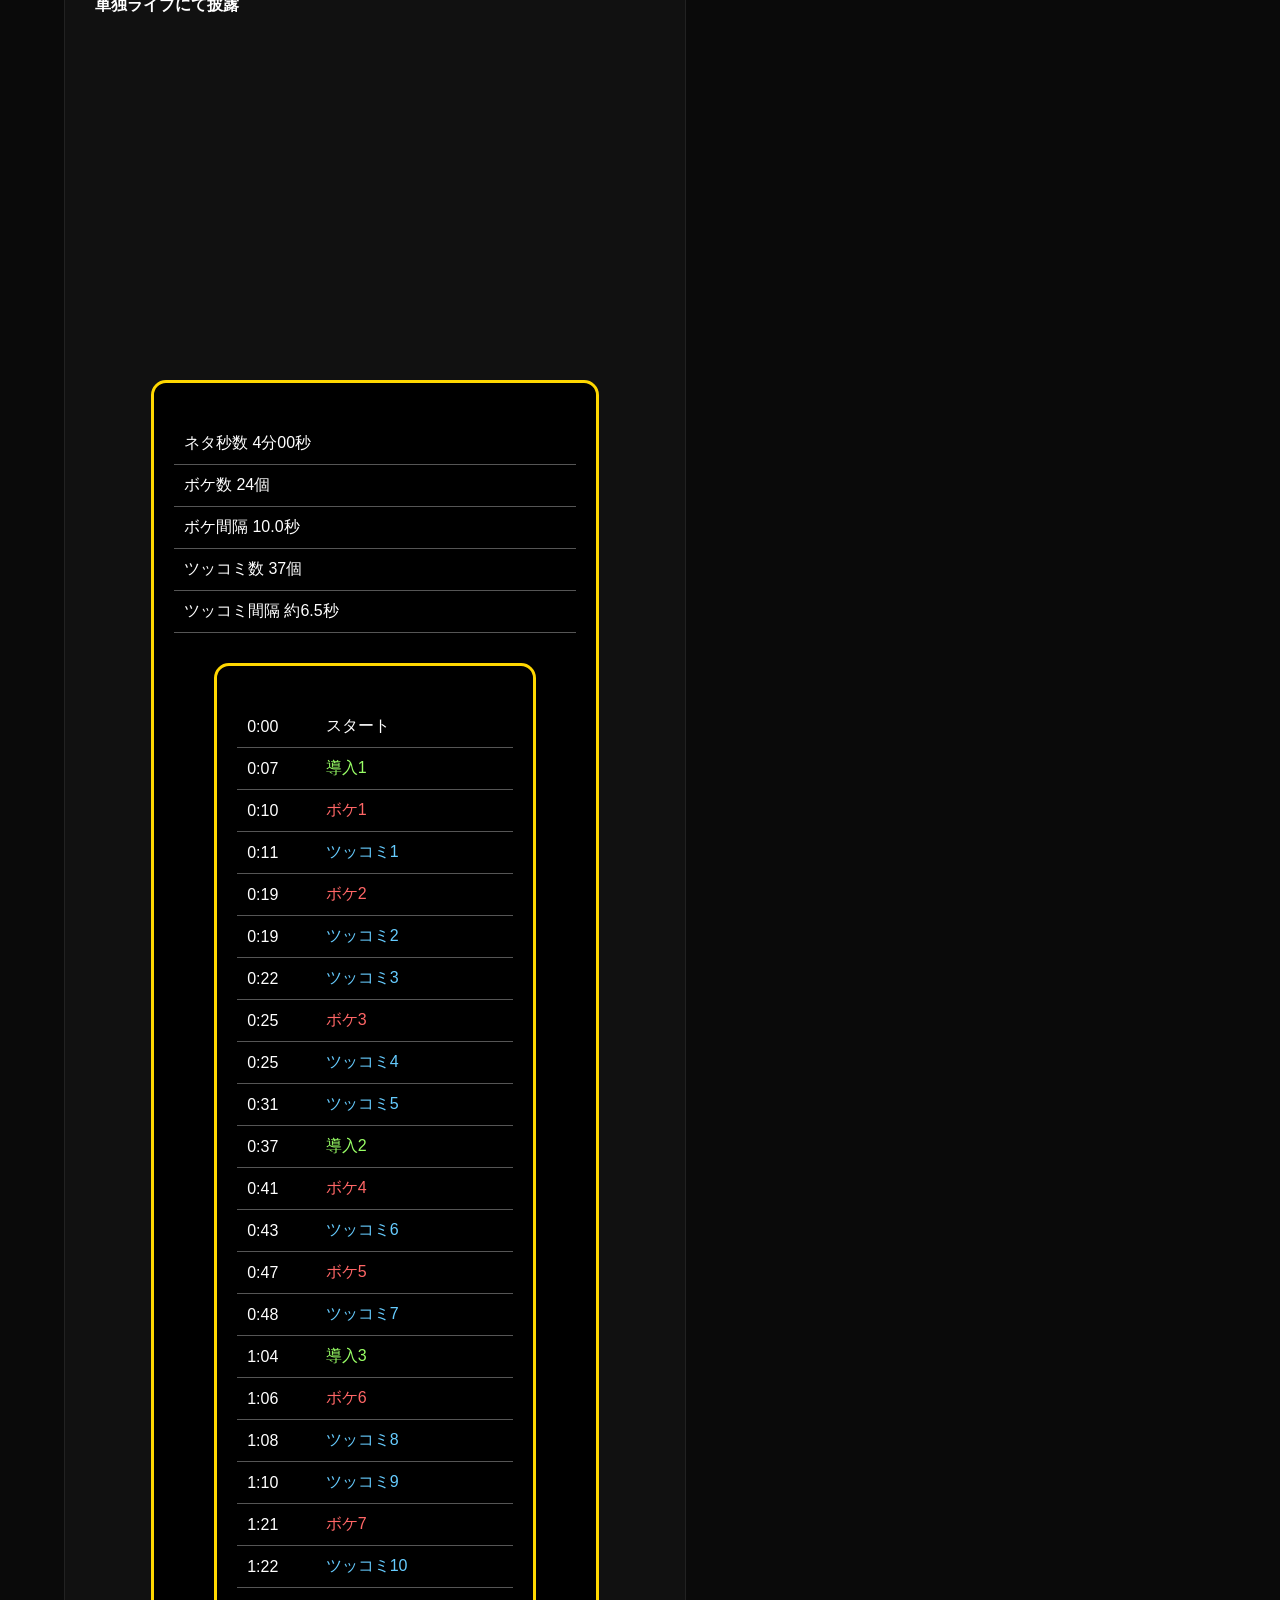
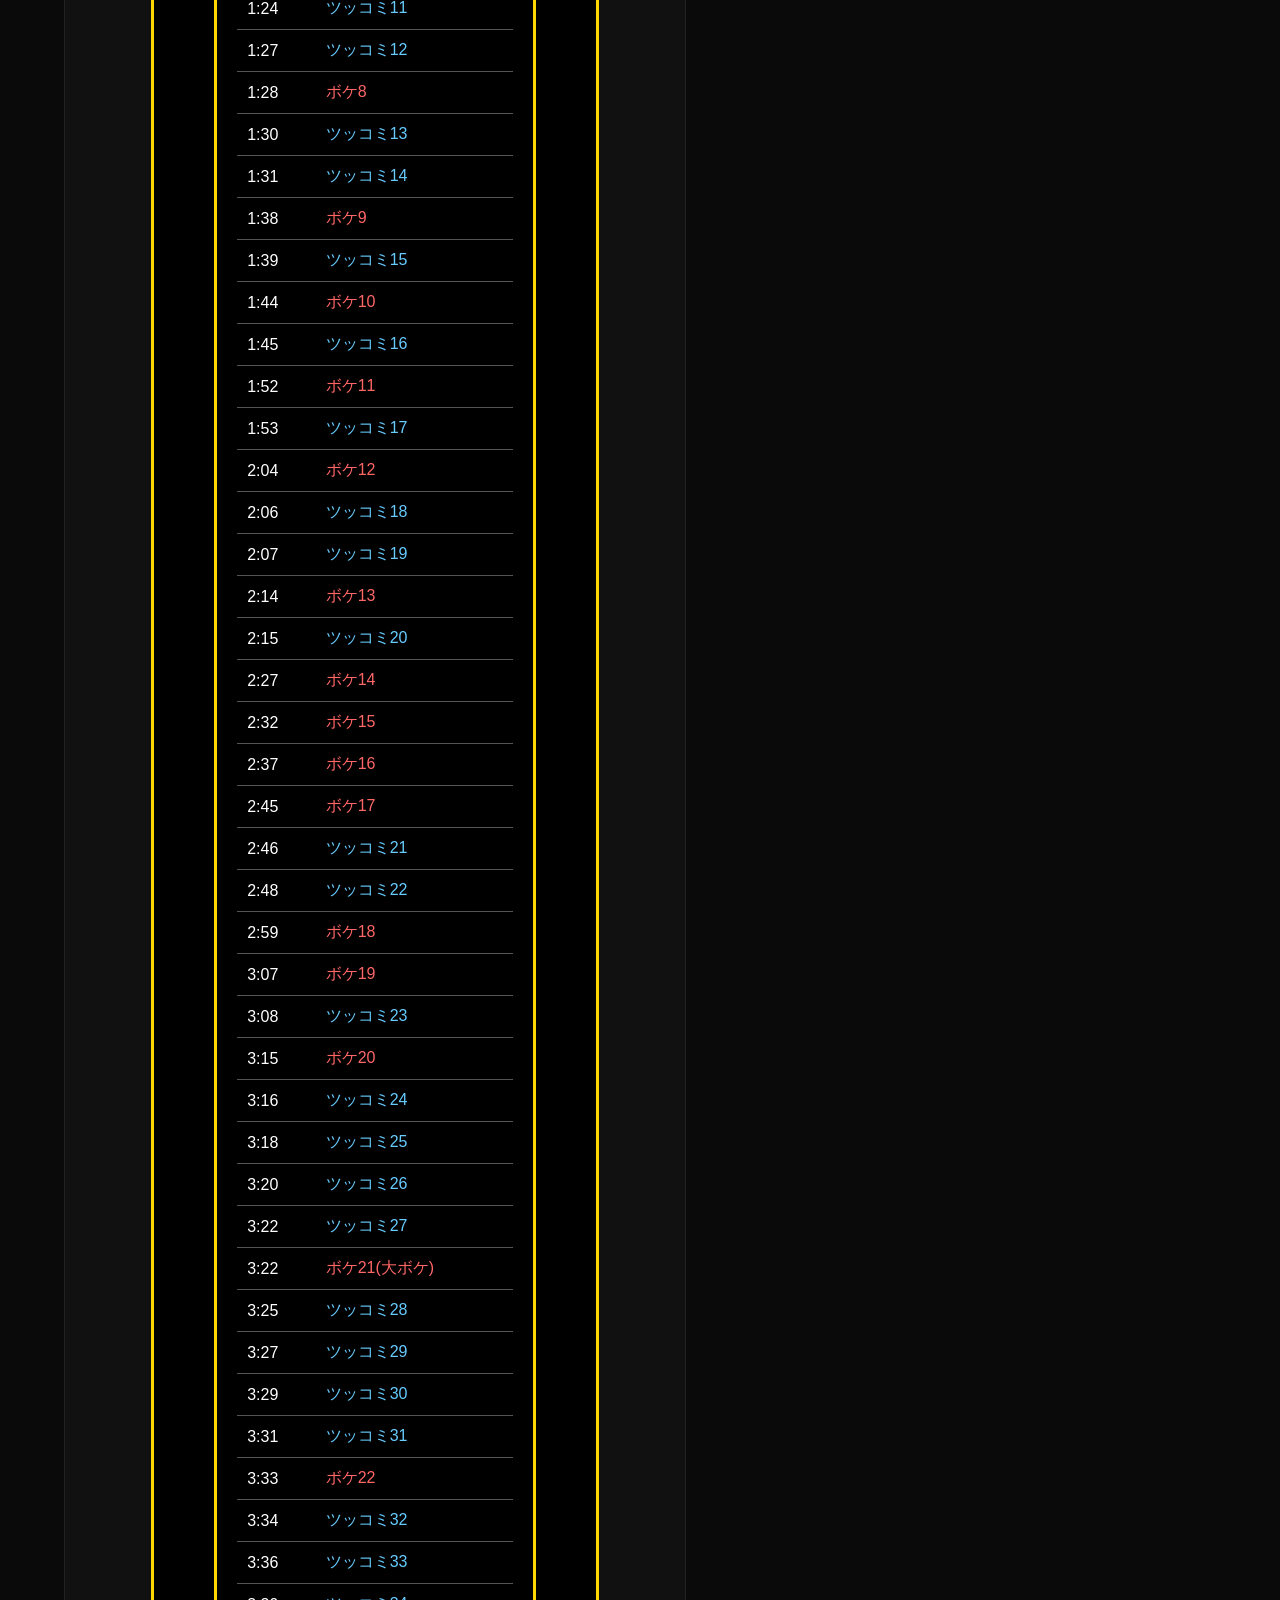
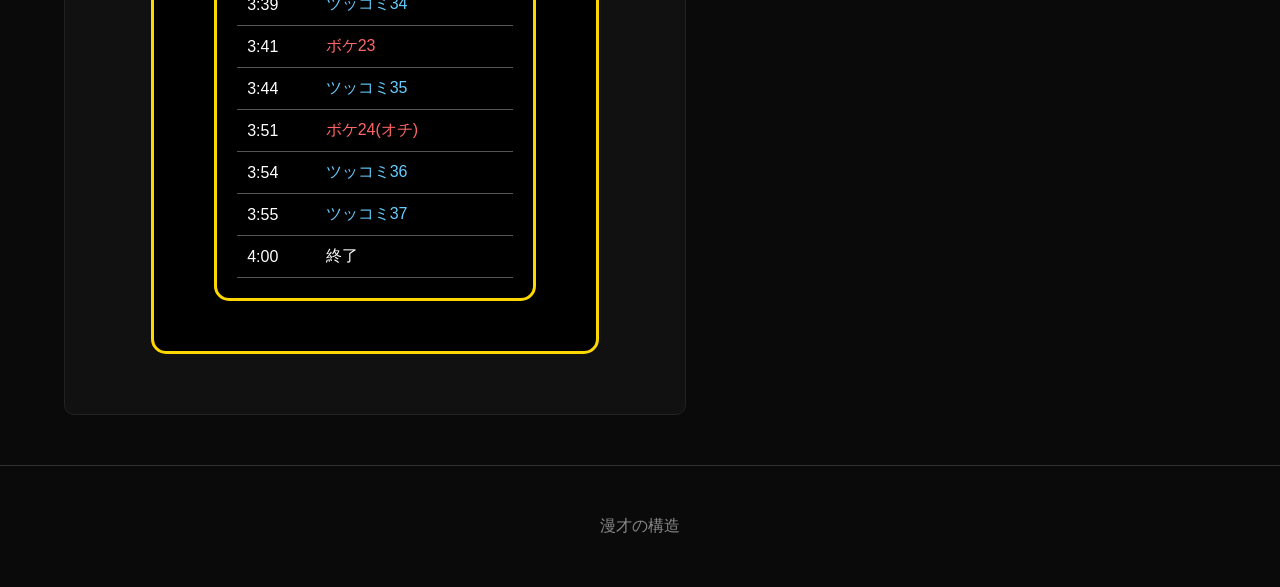
<file: henkakuki.html>
<!DOCTYPE html>
<html lang="ja">
<head>
    <meta charset="UTF-8">
    <meta name="viewport" content="width=device-width, initial-scale=1.0">
    <title>漫才の構造</title>
    <link rel="stylesheet" href="style.css">
</head>

<body>
    <header>
        <div class="title-area">
        <h1>
            漫才の構造
        </h1>
        <h2>
         〜データで紐解く笑いのメカニズム〜   
        </h2>
        </div>

        <nav>
            <a href="index.html">ホーム</a>
            <a href="souseiki.html">創成期</a>
            <a href="kakumeiki.html">革命期</a>
            <a href="henkakuki.html">変革期</a>
            <a href="gendaiki.html">現代期</a>
            <a href="kekka.html">研究結果</a>
        </nav>
    </header>

     <section class="hero">
        <div class="hero-text">
            <h2>変革期</h2>

            <p>
               2000~10年ごろから活躍している漫才師のネタの
               構造を分析する
            </p> 

            <p>吉本興業が次々に若手芸人の拠点として劇場を開設して行き<br>
               「M-1グランプリ」や「キングオブコント」などの賞レースが開催され、<br>
               「爆笑オンエアバトル」や「エンタの神様」などのネタ番組がヒットし<br>
               各局が若手芸人を発掘しようとする動きが起こった。<br>
            </p>
            
        </div>
    </section>

     <section class="manzai-carousel">
    <p class="carousel-label">MANZAI ARCHIVE</p>
    <h2>変革期の漫才師</h2>
    <p class="carousel-description">
        気になるコンビを選んで、漫才の構造を紐解こう。
    </p>

    <div class="carousel-stage">
        <button class="carousel-arrow" id="prevBtn"
                aria-label="前のコンビ">‹</button>

        <div id="carouselTrack" class="carousel-track"></div>

        <button class="carousel-arrow" id="nextBtn"
                aria-label="次のコンビ">›</button>
    </div>

    <p id="carouselCounter" class="carousel-counter"></p>
    <p class="carousel-hint">中央のコンビを選ぶと分析へ移動</p>
</section>

     <main>
        <section class="card">
            <h2>フットボールアワー</h2>

            <h4>
                1999年 結成
            </h4>

            <h4>
                ボケ：岩尾望<br>
            </h4>

            <h4>
                ツッコミ：後藤輝基<br>
            </h4>

            <h4>
                雑談を主体としたでしゃべくり漫才で<br>
                M-1グランプリには4度出場し全て決勝進出した。<br>
                M-1グランプリ2001 6位,2002 2位,2003 優勝,2006 2位<br>
            </h4>

            <h4>
                M-1グランプリ2001 6位,2002 2位,2003 優勝,2006 2位<br>
            </h4>

             <h3>「メルカリ」</h3> <h4>ネタ番組にて披露</h4>

            <div class="timeline-box">
                <table>
                <tr><td>ネタ秒数 5分19秒</td></tr>
                <tr><td>ボケ数 42個</td></tr>
                <tr><td>ボケ間隔 約7.6秒</td></tr>
                <tr><td>ツッコミ数 53個</td></tr>
                <tr><td>ツッコミ間隔 約6.0秒</td></tr>
                </table>

           <div class="timeline-box">
                <table>
                <tr><td>0:00</td><td>スタート</td></tr>
                <tr><td>0:03</td><td class="boke">ボケ1(つかみ)</td></tr>
                <tr><td>0:04</td><td class="tsukkomi">ツッコミ1</td></tr>
                <tr><td>0:08</td><td class="intro">導入</td></tr>
                <tr><td>0:21</td><td class="boke">ボケ2</td></tr>
                <tr><td>0:22</td><td class="tsukkomi">ツッコミ2</td></tr>
                <tr><td>0:26</td><td class="boke">ボケ3</td></tr>
                <tr><td>0:28</td><td class="tsukkomi">ツッコミ3</td></tr>
                <tr><td>0:30</td><td class="tsukkomi">ツッコミ4</td></tr>
                <tr><td>0:35</td><td class="boke">ボケ4</td></tr>
                <tr><td>0:37</td><td class="tsukkomi">ツッコミ5</td></tr>
                <tr><td>0:39</td><td class="boke">ボケ5</td></tr>
                <tr><td>0:41</td><td class="tsukkomi">ツッコミ6</td></tr>
                <tr><td>0:45</td><td class="tsukkomi">ツッコミ7</td></tr>
                <tr><td>0:49</td><td class="boke">ボケ6</td></tr>
                <tr><td>0:50</td><td class="tsukkomi">ツッコミ8</td></tr>
                <tr><td>0:52</td><td class="tsukkomi">ツッコミ9</td></tr>
                <tr><td>0:54</td><td class="tsukkomi">ツッコミ10</td></tr>
                <tr><td>1:02</td><td class="intro">導入</td></tr>
                <tr><td>1:25</td><td class="boke">ボケ7</td></tr>
                <tr><td>1:28</td><td class="tsukkomi">ツッコミ11</td></tr>
                <tr><td>1:34</td><td class="tsukkomi">ツッコミ12</td></tr>
                <tr><td>1:36</td><td class="tsukkomi">ツッコミ13</td></tr>
                <tr><td>1:38</td><td class="tsukkomi">ツッコミ14</td></tr>
                <tr><td>1:42</td><td class="boke">ボケ8</td></tr>
                <tr><td>1:44</td><td class="tsukkomi">ツッコミ15</td></tr>
                <tr><td>1:46</td><td class="boke">ボケ9</td></tr>
                <tr><td>1:47</td><td class="tsukkomi">ツッコミ16</td></tr>
                <tr><td>1:50</td><td class="boke">ボケ10</td></tr>
                <tr><td>1:53</td><td class="boke">ボケ11</td></tr>
                <tr><td>1:57</td><td class="tsukkomi">ツッコミ17</td></tr>
                <tr><td>2:00</td><td class="boke">ボケ12</td></tr>
                <tr><td>2:02</td><td class="tsukkomi">ツッコミ18</td></tr>
                <tr><td>2:05</td><td class="tsukkomi">ツッコミ19</td></tr>
                <tr><td>2:07</td><td class="boke">ボケ13</td></tr>
                <tr><td>2:08</td><td class="tsukkomi">ツッコミ20</td></tr>
                <tr><td>2:10</td><td class="tsukkomi">ツッコミ21</td></tr>
                <tr><td>2:15</td><td class="tsukkomi">ツッコミ22</td></tr>
                <tr><td>2:19</td><td class="boke">ボケ14</td></tr>
                <tr><td>2:21</td><td class="tsukkomi">ツッコミ23</td></tr>
                <tr><td>2:23</td><td class="tsukkomi">ツッコミ24</td></tr>
                <tr><td>2:28</td><td class="boke">ボケ14</td></tr>
                <tr><td>2:29</td><td class="tsukkomi">ツッコミ25</td></tr>
                <tr><td>2:32</td><td class="boke">ボケ15</td></tr>
                <tr><td>2:38</td><td class="tsukkomi">ツッコミ26</td></tr>
                <tr><td>2:45</td><td class="tsukkomi">ツッコミ27</td></tr>
                <tr><td>2:51</td><td class="tsukkomi">ツッコミ28</td></tr>
                <tr><td>2:53</td><td class="boke">ボケ16</td></tr>
                <tr><td>2:57</td><td class="boke">ボケ17</td></tr>
                <tr><td>2:59</td><td class="tsukkomi">ツッコミ29</td></tr>
                <tr><td>3:02</td><td class="tsukkomi">ツッコミ30</td></tr>
                <tr><td>3:10</td><td class="tsukkomi">ツッコミ31</td></tr>
                <tr><td>3:15</td><td class="boke">ボケ18</td></tr>
                <tr><td>3:17</td><td class="tsukkomi">ツッコミ32</td></tr>
                <tr><td>3:19</td><td class="boke">ボケ19</td></tr>
                <tr><td>3:20</td><td class="tsukkomi">ツッコミ33</td></tr>
                <tr><td>3:22</td><td class="boke">ボケ20</td></tr>
                <tr><td>3:25</td><td class="tsukkomi">ツッコミ34</td></tr>
                <tr><td>3:29</td><td class="tsukkomi">ツッコミ35</td></tr>
                <tr><td>3:30</td><td class="boke">ボケ21</td></tr>
                <tr><td>3:31</td><td class="tsukkomi">ツッコミ36</td></tr>
                <tr><td>3:35</td><td class="boke">ボケ22</td></tr>
                <tr><td>3:37</td><td class="tsukkomi">ツッコミ37</td></tr>
                <tr><td>3:39</td><td class="boke">ボケ23</td></tr>
                <tr><td>3:42</td><td class="boke">ボケ24</td></tr>
                <tr><td>3:43</td><td class="tsukkomi">ツッコミ38</td></tr>
                <tr><td>3:44</td><td class="boke">ボケ25</td></tr>
                <tr><td>3:47</td><td class="tsukkomi">ツッコミ39</td></tr>
                <tr><td>3:48</td><td class="boke">ボケ26</td></tr>
                <tr><td>3:55</td><td class="tsukkomi">ツッコミ40</td></tr>
                <tr><td>3:56</td><td class="boke">ボケ27</td></tr>
                <tr><td>4:00</td><td class="tsukkomi">ツッコミ41</td></tr>
                <tr><td>4:01</td><td class="boke">ボケ28</td></tr>
                <tr><td>4:04</td><td class="boke">ボケ29</td></tr>
                <tr><td>4:07</td><td class="tsukkomi">ツッコミ42</td></tr>
                <tr><td>4:09</td><td class="boke">ボケ30</td></tr>
                <tr><td>4:12</td><td class="boke">ボケ31</td></tr>
                <tr><td>4:16</td><td class="tsukkomi">ツッコミ43</td></tr>
                <tr><td>4:19</td><td class="tsukkomi">ツッコミ44</td></tr>
                <tr><td>4:23</td><td class="boke">ボケ32</td></tr>
                <tr><td>4:24</td><td class="tsukkomi">ツッコミ45</td></tr>
                <tr><td>4:28</td><td class="boke">ボケ33</td></tr>
                <tr><td>4:31</td><td class="boke">ボケ34</td></tr>
                <tr><td>4:37</td><td class="boke">ボケ35</td></tr>
                <tr><td>4:39</td><td class="tsukkomi">ツッコミ46</td></tr>
                <tr><td>4:40</td><td class="boke">ボケ36</td></tr>
                <tr><td>4:47</td><td class="tsukkomi">ツッコミ47</td></tr>
                <tr><td>4:48</td><td class="boke">ボケ37</td></tr>
                <tr><td>4:53</td><td class="tsukkomi">ツッコミ48</td></tr>
                <tr><td>4:55</td><td class="boke">ボケ38(大ボケ)</td></tr>
                <tr><td>4:56</td><td class="tsukkomi">ツッコミ49</td></tr>
                <tr><td>4:58</td><td class="boke">ボケ39</td></tr>
                <tr><td>5:04</td><td class="tsukkomi">ツッコミ50</td></tr>
                <tr><td>5:07</td><td class="boke">ボケ40</td></tr>
                <tr><td>5:09</td><td class="tsukkomi">ツッコミ51</td></tr>
                <tr><td>5:10</td><td class="boke">ボケ41</td></tr>
                <tr><td>5:13</td><td class="tsukkomi">ツッコミ52</td></tr>
                <tr><td>5:15</td><td class="boke">ボケ42(オチ)</td></tr>
                <tr><td>5:17</td><td class="tsukkomi">ツッコミ53</td></tr>
                <tr><td>5:19 </td><td>終了</td></tr>
            </table>
            </div>
        </section>
        
        <section class="card">
            <h2>ブラックマヨネーズ</h2>

            <h4>
                1997年 結成
            </h4>
                
            <h4>
                ボケ：吉田敬<br>
            </h4>

            <h4>
                ツッコミ：小杉竜一<br>
            </h4>

            <h4>
                雑談を主体としたでしゃべくり漫才で<br>
                尚且つ吉田のひねくれも取り入れた最強のコンビ。<br>
             </h4>

            <h4>
                M-1グランプリ2005 優勝<br>
            </h4>

            <h3>「お見舞い」</h3> <h4>ネタ番組にて披露</h4>

            <div class="timeline-box">
                <table>
                <tr><td>ネタ秒数 5分4秒</td></tr>
                <tr><td>ボケ数 29個</td></tr>
                <tr><td>ボケ間隔 約10.5秒</td></tr>
                <tr><td>ツッコミ数 21個</td></tr>
                <tr><td>ツッコミ間隔 約14.5秒</td></tr>
                </table>

           <div class="timeline-box">
                <table>
                <tr><td>0:00</td><td>スタート</td></tr>
                <tr><td>0:10</td><td class="intro">導入</td></tr>
                <tr><td>0:28</td><td class="boke">ボケ1</td></tr>
                <tr><td>0:39</td><td class="boke">ボケ2</td></tr>
                <tr><td>0:50</td><td class="boke">ボケ3</td></tr>
                <tr><td>0:52</td><td class="tsukkomi">ツッコミ1</td></tr>
                <tr><td>0:57</td><td class="boke">ボケ4</td></tr>
                <tr><td>0:58</td><td class="tsukkomi">ツッコミ2</td></tr>
                <tr><td>1:02</td><td class="boke">ボケ5</td></tr>
                <tr><td>1:18</td><td class="boke">ボケ6</td></tr>
                <tr><td>1:22</td><td class="tsukkomi">ツッコミ3</td></tr>
                <tr><td>1:37</td><td class="boke">ボケ7</td></tr>
                <tr><td>1:47</td><td class="boke">ボケ8</td></tr>
                <tr><td>1:58</td><td class="boke">ボケ9</td></tr>
                <tr><td>2:07</td><td class="boke">ボケ10</td></tr>
                <tr><td>2:13</td><td class="tsukkomi">ツッコミ4</td></tr>
                <tr><td>2:15</td><td class="tsukkomi">ツッコミ5</td></tr>
                <tr><td>2:22</td><td class="tsukkomi">ツッコミ6</td></tr>
                <tr><td>2:30</td><td class="boke">ボケ11</td></tr>
                <tr><td>2:35</td><td class="tsukkomi">ツッコミ7</td></tr>
                <tr><td>2:39</td><td class="boke">ボケ12</td></tr>
                <tr><td>2:43</td><td class="tsukkomi">ツッコミ8</td></tr>
                <tr><td>2:49</td><td class="boke">ボケ13</td></tr>
                <tr><td>3:01</td><td class="tsukkomi">ツッコミ9</td></tr>
                <tr><td>3:06</td><td class="boke">ボケ14</td></tr>
                <tr><td>3:08</td><td class="tsukkomi">ツッコミ10</td></tr>
                <tr><td>3:12</td><td class="boke">ボケ15</td></tr>
                <tr><td>3:14</td><td class="tsukkomi">ツッコミ11</td></tr>
                <tr><td>3:18</td><td class="boke">ボケ16</td></tr>
                <tr><td>3:21</td><td class="tsukkomi">ツッコミ12</td></tr>
                <tr><td>3:23</td><td class="boke">ボケ17</td></tr>
                <tr><td>3:31</td><td class="tsukkomi">ツッコミ13</td></tr>
                <tr><td>3:35</td><td class="boke">ボケ18</td></tr>
                <tr><td>3:37</td><td class="tsukkomi">ツッコミ14</td></tr>
                <tr><td>3:45</td><td class="boke">ボケ19</td></tr>
                <tr><td>3:50</td><td class="tsukkomi">ツッコミ15</td></tr>
                <tr><td>3:55</td><td class="boke">ボケ20</td></tr>
                <tr><td>3:59</td><td class="boke">ボケ21</td></tr>
                <tr><td>4:05</td><td class="tsukkomi">ツッコミ16</td></tr>
                <tr><td>4:10</td><td class="boke">ボケ22</td></tr>
                <tr><td>4:11</td><td class="tsukkomi">ツッコミ17</td></tr>
                <tr><td>4:15</td><td class="boke">ボケ23</td></tr>
                <tr><td>4:17</td><td class="tsukkomi">ツッコミ18</td></tr>
                <tr><td>4:22</td><td class="tsukkomi">ツッコミ19</td></tr>
                <tr><td>4:25</td><td class="boke">ボケ24</td></tr>
                <tr><td>4:34</td><td class="tsukkomi">ツッコミ20</td></tr>
                <tr><td>4:37</td><td class="boke">ボケ25</td></tr>
                <tr><td>4:41</td><td class="boke">ボケ26</td></tr>
                <tr><td>4:45</td><td class="boke">ボケ27</td></tr>
                <tr><td>4:51</td><td class="boke">ボケ28</td></tr>
                <tr><td>5:00</td><td class="boke">ボケ29(オチ)</td></tr>
                <tr><td>5:02</td><td class="tsukkomi">ツッコミ21</td></tr>
                <tr><td>5:04</td><td>終了</td></tr>
            </table>
            </div>
        </section>

        <section class="card">
            <h2>サンドウィッチマン</h2>

            <h4>
                1998年 結成
            </h4>

            <h4>
                ボケ：富澤たけし<br>
            </h4>

            <h4>
                ツッコミ：伊達みきお<br>
            </h4>

            <h4>
                役に入り演じきる「コント漫才」で<br>
                M-1グランプリ2007では敗者復活から優勝<br>
                今もなお人気が劣れないコンビ。<br>
            </h4>

            <h4>
                M-1グランプリ2007 優勝<br>
            </h4>

             <h3>「ヒーローインタビュー」</h3> <h4>単独ライブにて披露</h4>

             <iframe width="560" height="315" src="https://www.youtube.com/embed/XoxbbHKDYIE?si=sge6zrbDRcfttBga" title="YouTube video player" frameborder="0" allow="accelerometer; autoplay; clipboard-write; encrypted-media; gyroscope; picture-in-picture; web-share" referrerpolicy="strict-origin-when-cross-origin" allowfullscreen></iframe>

            <div class="timeline-box">
                <table>
                <tr><td>ネタ秒数 4分00秒</td></tr>
                <tr><td>ボケ数 24個</td></tr>
                <tr><td>ボケ間隔 10.0秒</td></tr>
                <tr><td>ツッコミ数 37個</td></tr>
                <tr><td>ツッコミ間隔 約6.5秒</td></tr>
                </table>

           <div class="timeline-box">
                <table>
                <tr><td>0:00</td><td>スタート</td></tr>
                <tr><td>0:07</td><td class="intro">導入1</td></tr>
                <tr><td>0:10</td><td class="boke">ボケ1</td></tr>
                <tr><td>0:11</td><td class="tsukkomi">ツッコミ1</td></tr>
                <tr><td>0:19</td><td class="boke">ボケ2</td></tr>
                <tr><td>0:19</td><td class="tsukkomi">ツッコミ2</td></tr>
                <tr><td>0:22</td><td class="tsukkomi">ツッコミ3</td></tr>
                <tr><td>0:25</td><td class="boke">ボケ3</td></tr>
                <tr><td>0:25</td><td class="tsukkomi">ツッコミ4</td></tr>
                <tr><td>0:31</td><td class="tsukkomi">ツッコミ5</td></tr>
                <tr><td>0:37</td><td class="intro">導入2</td></tr>
                <tr><td>0:41</td><td class="boke">ボケ4</td></tr>
                <tr><td>0:43</td><td class="tsukkomi">ツッコミ6</td></tr>
                <tr><td>0:47</td><td class="boke">ボケ5</td></tr>
                <tr><td>0:48</td><td class="tsukkomi">ツッコミ7</td></tr>
                <tr><td>1:04</td><td class="intro">導入3</td></tr>
                <tr><td>1:06</td><td class="boke">ボケ6</td></tr>
                <tr><td>1:08</td><td class="tsukkomi">ツッコミ8</td></tr>
                <tr><td>1:10</td><td class="tsukkomi">ツッコミ9</td></tr>
                <tr><td>1:21</td><td class="boke">ボケ7</td></tr>
                <tr><td>1:22</td><td class="tsukkomi">ツッコミ10</td></tr>
                <tr><td>1:24</td><td class="tsukkomi">ツッコミ11</td></tr>
                <tr><td>1:27</td><td class="tsukkomi">ツッコミ12</td></tr>
                <tr><td>1:28</td><td class="boke">ボケ8</td></tr>
                <tr><td>1:30</td><td class="tsukkomi">ツッコミ13</td></tr>
                <tr><td>1:31</td><td class="tsukkomi">ツッコミ14</td></tr>
                <tr><td>1:38</td><td class="boke">ボケ9</td></tr>
                <tr><td>1:39</td><td class="tsukkomi">ツッコミ15</td></tr>
                <tr><td>1:44</td><td class="boke">ボケ10</td></tr>
                <tr><td>1:45</td><td class="tsukkomi">ツッコミ16</td></tr>
                <tr><td>1:52</td><td class="boke">ボケ11</td></tr>
                <tr><td>1:53</td><td class="tsukkomi">ツッコミ17</td></tr>
                <tr><td>2:04</td><td class="boke">ボケ12</td></tr>
                <tr><td>2:06</td><td class="tsukkomi">ツッコミ18</td></tr>
                <tr><td>2:07</td><td class="tsukkomi">ツッコミ19</td></tr>
                <tr><td>2:14</td><td class="boke">ボケ13</td></tr>
                <tr><td>2:15</td><td class="tsukkomi">ツッコミ20</td></tr>
                <tr><td>2:27</td><td class="boke">ボケ14</td></tr>
                <tr><td>2:32</td><td class="boke">ボケ15</td></tr>
                <tr><td>2:37</td><td class="boke">ボケ16</td></tr>
                <tr><td>2:45</td><td class="boke">ボケ17</td></tr>
                <tr><td>2:46</td><td class="tsukkomi">ツッコミ21</td></tr>
                <tr><td>2:48</td><td class="tsukkomi">ツッコミ22</td></tr>
                <tr><td>2:59</td><td class="boke">ボケ18</td></tr>
                <tr><td>3:07</td><td class="boke">ボケ19</td></tr>
                <tr><td>3:08</td><td class="tsukkomi">ツッコミ23</td></tr>
                <tr><td>3:15</td><td class="boke">ボケ20</td></tr>
                <tr><td>3:16</td><td class="tsukkomi">ツッコミ24</td></tr>
                <tr><td>3:18</td><td class="tsukkomi">ツッコミ25</td></tr>
                <tr><td>3:20</td><td class="tsukkomi">ツッコミ26</td></tr>
                <tr><td>3:22</td><td class="tsukkomi">ツッコミ27</td></tr>
                <tr><td>3:22</td><td class="boke">ボケ21(大ボケ)</td></tr>
                <tr><td>3:25</td><td class="tsukkomi">ツッコミ28</td></tr>
                <tr><td>3:27</td><td class="tsukkomi">ツッコミ29</td></tr>
                <tr><td>3:29</td><td class="tsukkomi">ツッコミ30</td></tr>
                <tr><td>3:31</td><td class="tsukkomi">ツッコミ31</td></tr>
                <tr><td>3:33</td><td class="boke">ボケ22</td></tr>
                <tr><td>3:34</td><td class="tsukkomi">ツッコミ32</td></tr>
                <tr><td>3:36</td><td class="tsukkomi">ツッコミ33</td></tr>
                <tr><td>3:39</td><td class="tsukkomi">ツッコミ34</td></tr>
                <tr><td>3:41</td><td class="boke">ボケ23</td></tr>
                <tr><td>3:44</td><td class="tsukkomi">ツッコミ35</td></tr>
                <tr><td>3:51</td><td class="boke">ボケ24(オチ)</td></tr>
                <tr><td>3:54</td><td class="tsukkomi">ツッコミ36</td></tr>
                <tr><td>3:55</td><td class="tsukkomi">ツッコミ37</td></tr>
                <tr><td>4:00 </td><td>終了</td></tr>
            </table>
            </div>
        </section>

    </main>
    <footer>
        <p>漫才の構造</p>
    </footer>
</body>
</html>
</file>
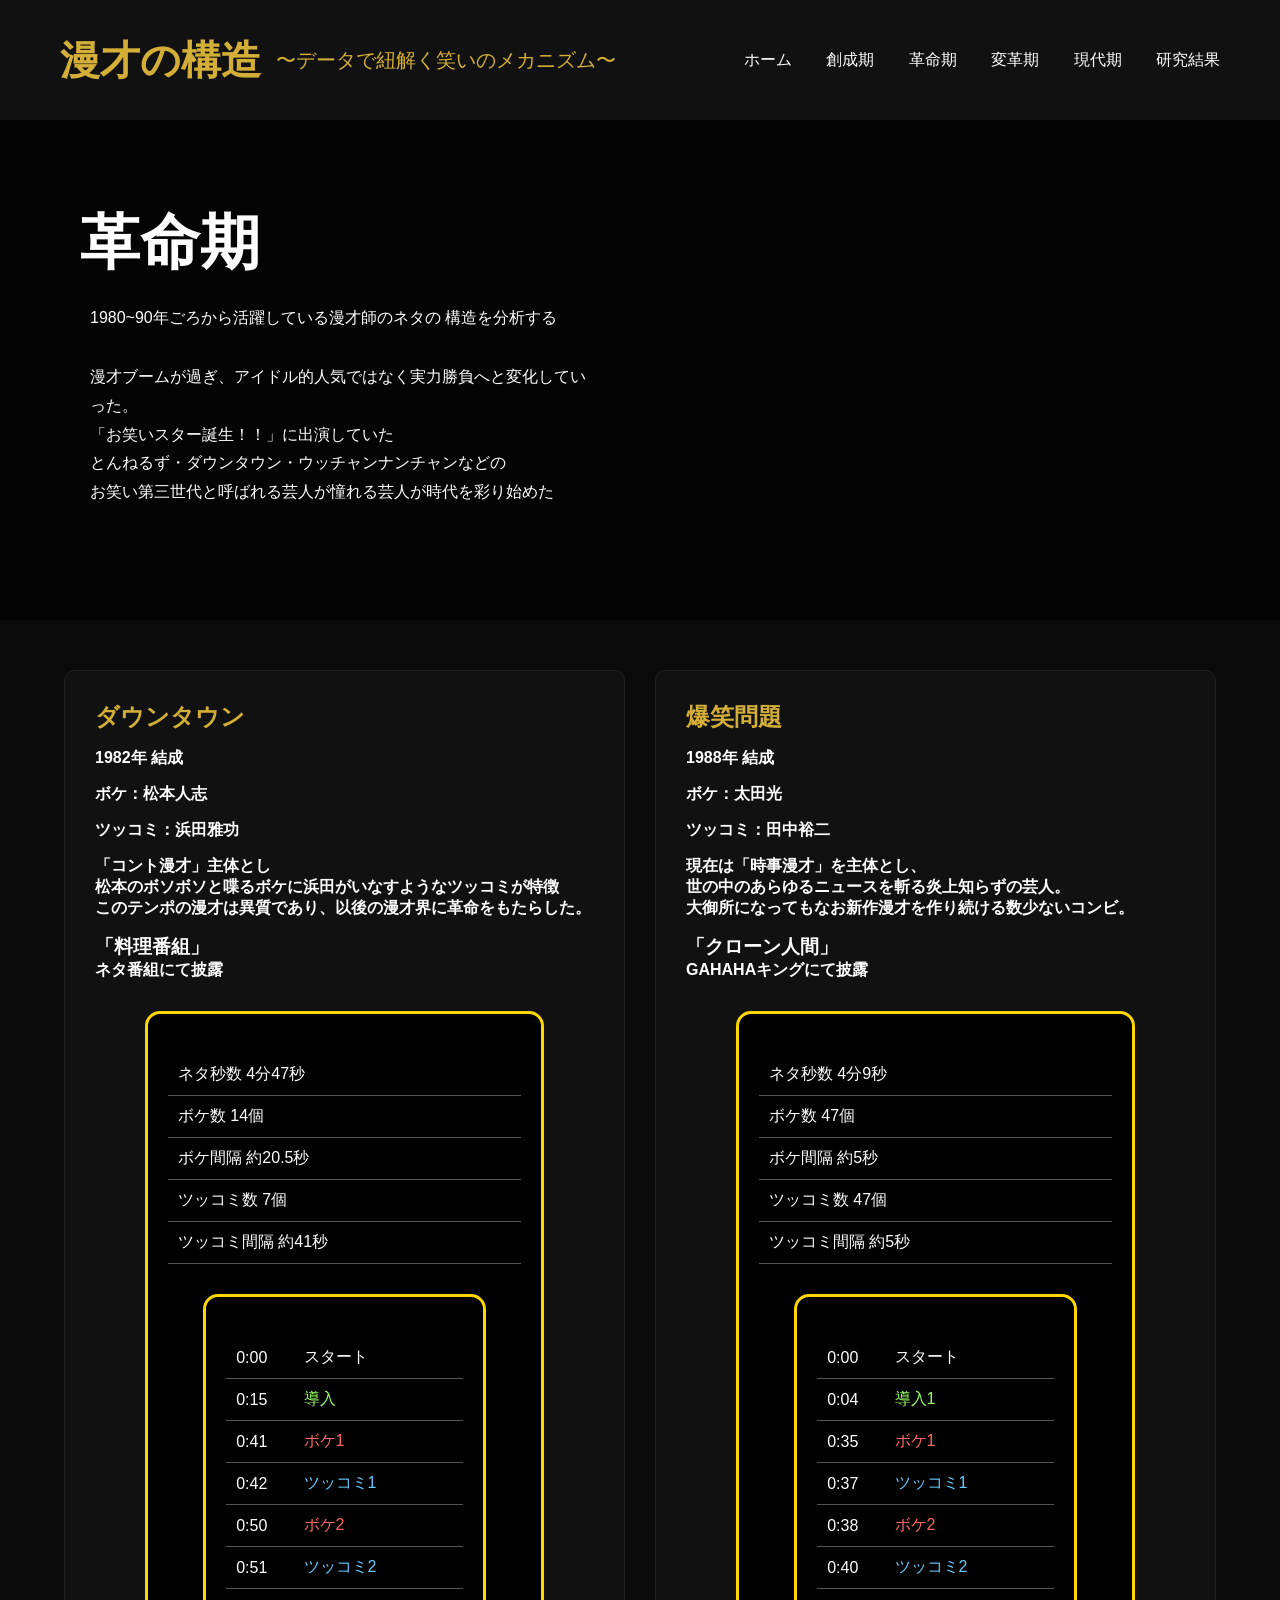
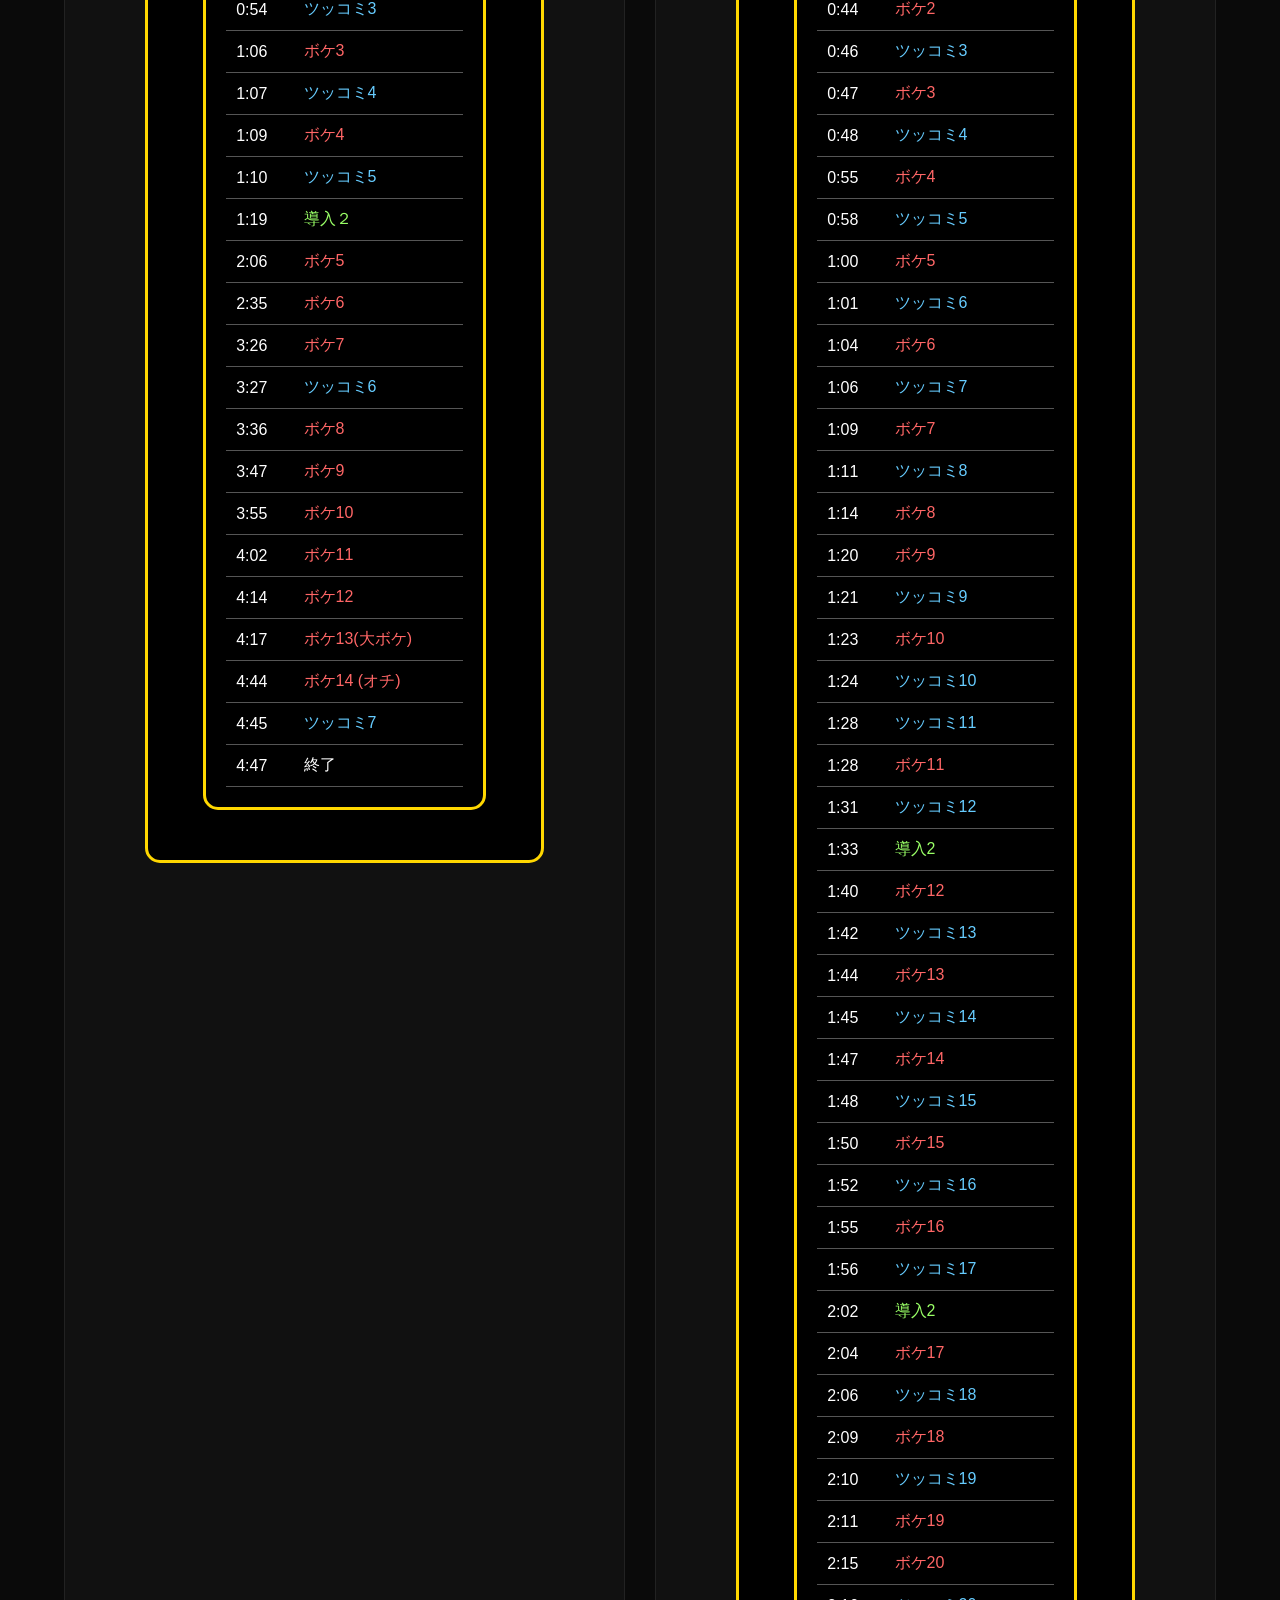
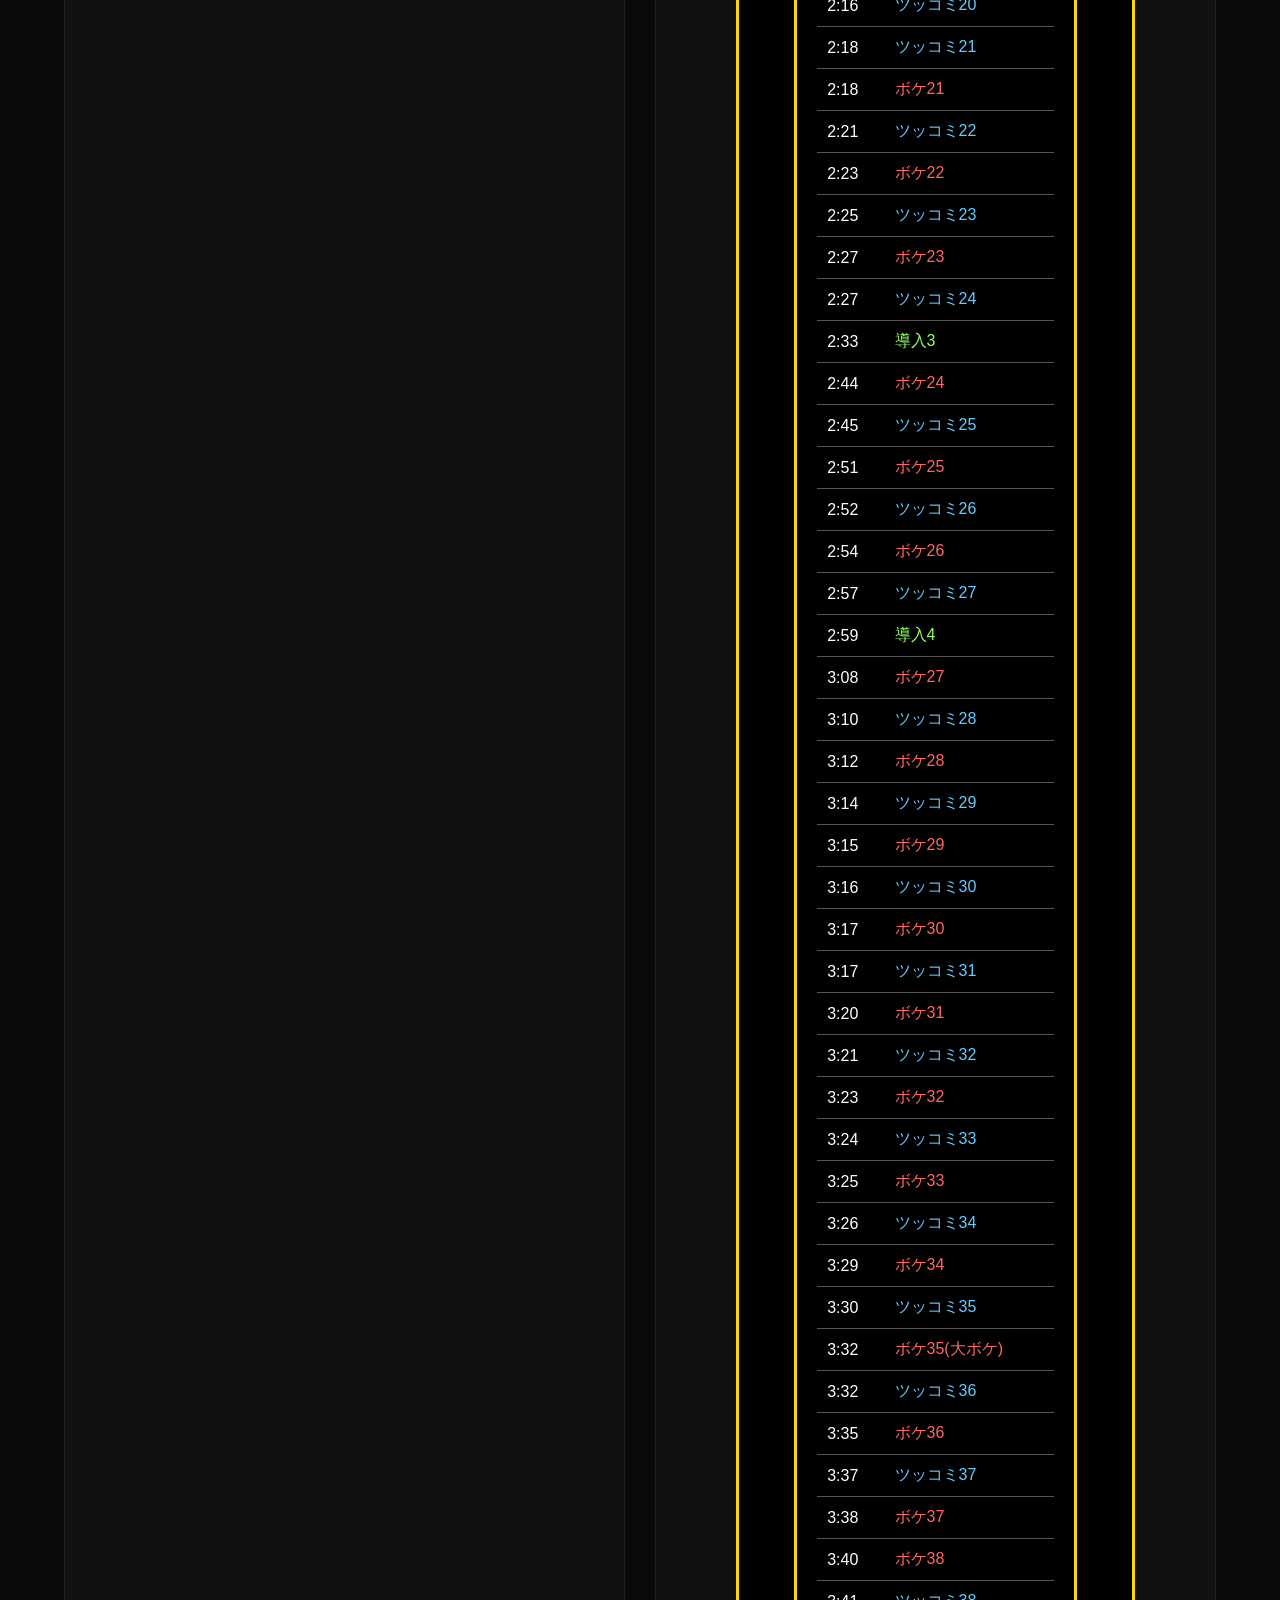
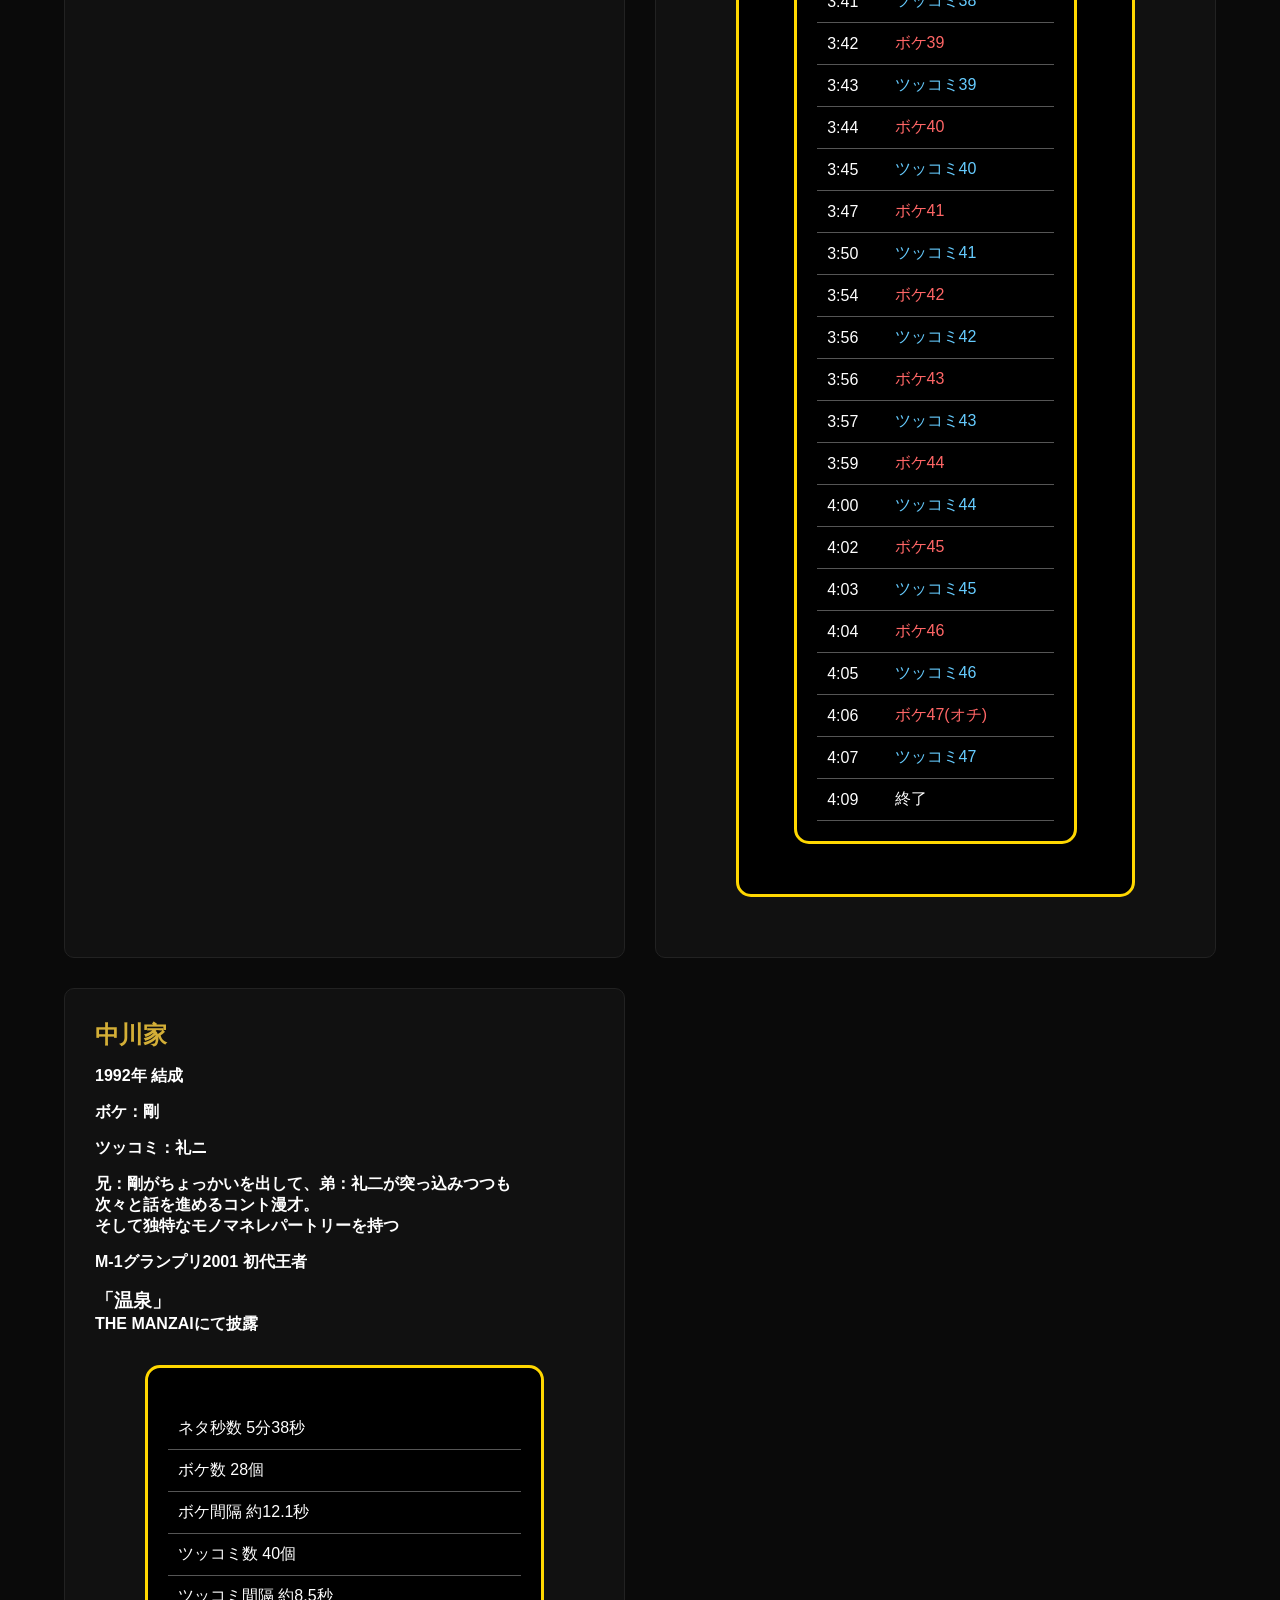
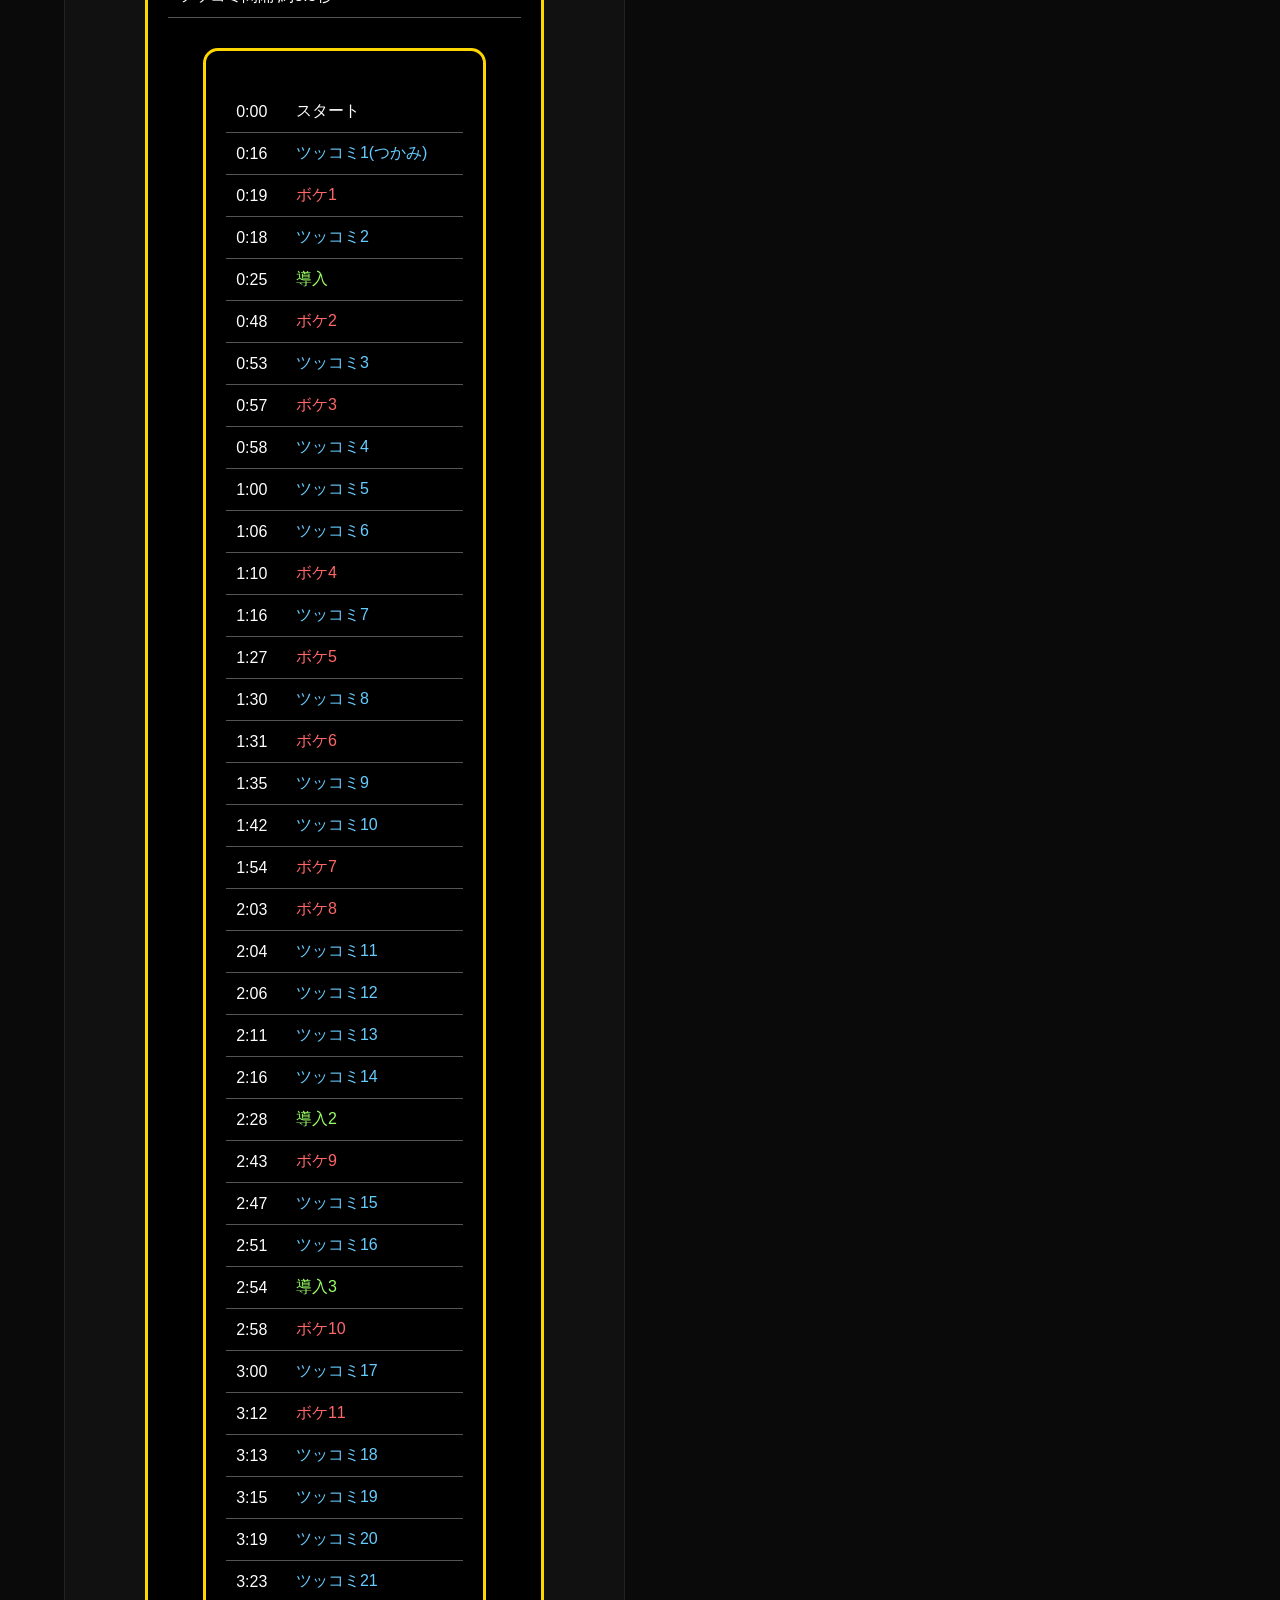
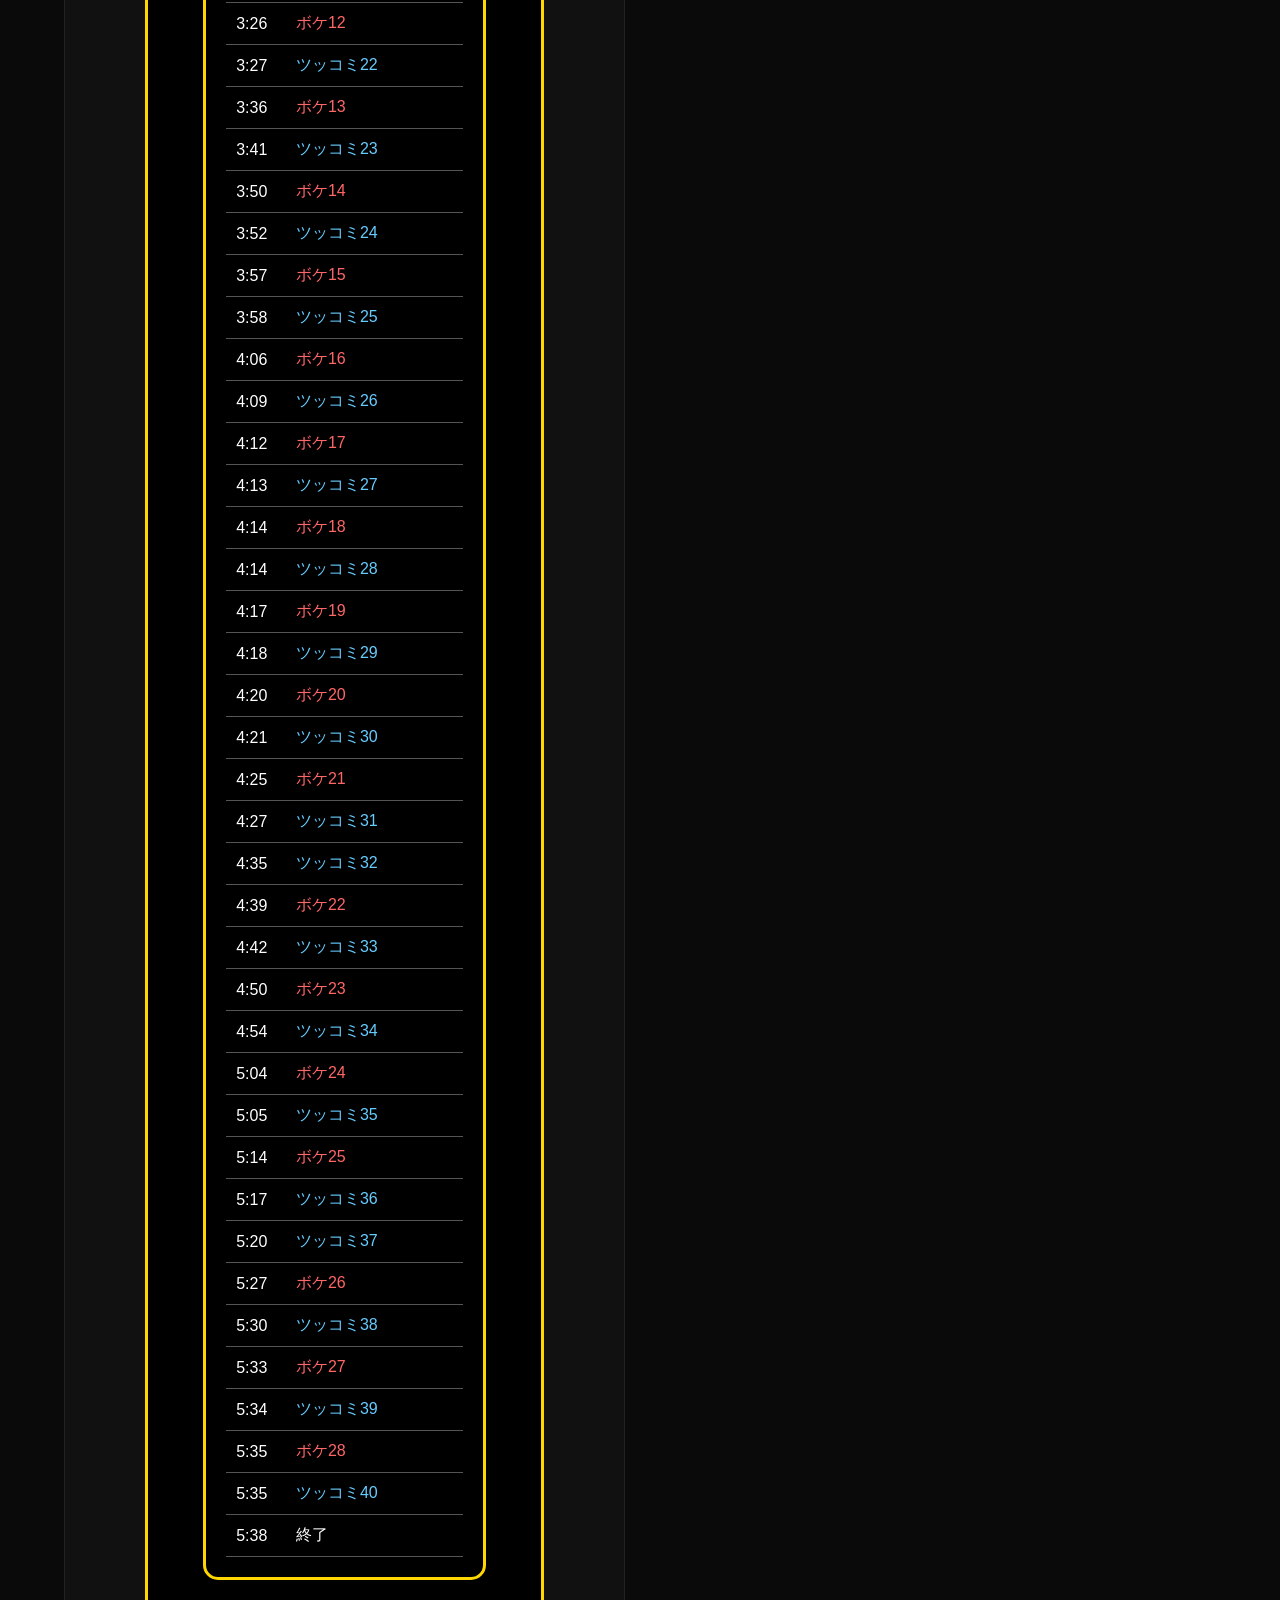
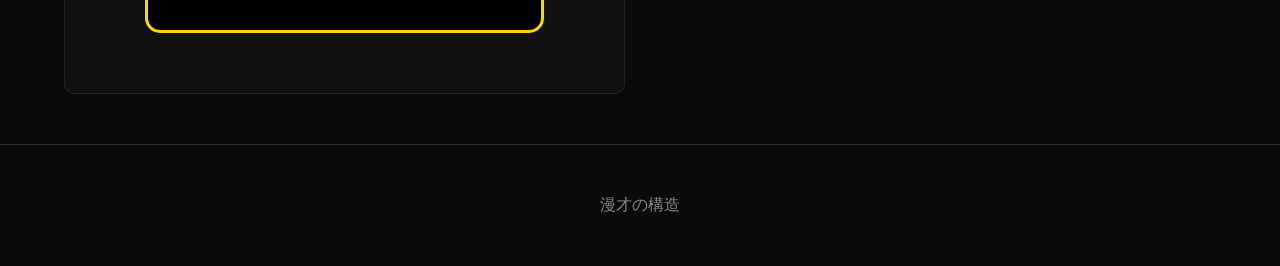
<file: kakumeiki.html>
<!DOCTYPE html>
<html lang="ja">
<head>
    <meta charset="UTF-8">
    <meta name="viewport" content="width=device-width, initial-scale=1.0">
    <title>漫才の構造</title>
    <link rel="stylesheet" href="style.css">
</head>

<body>
    <header>
        <div class="title-area">
        <h1>
            漫才の構造
        </h1>
        <h2>
         〜データで紐解く笑いのメカニズム〜   
        </h2>
        </div>

        <nav>
            <a href="index.html">ホーム</a>
            <a href="souseiki.html">創成期</a>
            <a href="kakumeiki.html">革命期</a>
            <a href="henkakuki.html">変革期</a>
            <a href="gendaiki.html">現代期</a>
            <a href="kekka.html">研究結果</a>
        </nav>
    </header>

     <section class="hero">
        <div class="hero-text">
            <h2>革命期</h2>

            <p>
               1980~90年ごろから活躍している漫才師のネタの
               構造を分析する
            </p> 
            
            <p>
                漫才ブームが過ぎ、アイドル的人気ではなく実力勝負へと変化していった。<br>
                「お笑いスター誕生！！」に出演していた<br>
                とんねるず・ダウンタウン・ウッチャンナンチャンなどの<br>
                お笑い第三世代と呼ばれる芸人が憧れる芸人が時代を彩り始めた<br>
            </p>
        </div>
    </section>

     <main>
        <section class="card">
            <h2>ダウンタウン</h2>

            <h4>
                1982年 結成<br>
            </h4>

            <h4>
                ボケ：松本人志<br>
            </h4>

            <h4>
                ツッコミ：浜田雅功<br>
            </h4>

            <h4>
                「コント漫才」主体とし<br>
                松本のボソボソと喋るボケに浜田がいなすようなツッコミが特徴<br>
                このテンポの漫才は異質であり、以後の漫才界に革命をもたらした。<br>
            </h4>
            

            <h3>「料理番組」</h3> <h4>ネタ番組にて披露</h4>

            <div class="timeline-box">
                <table>
                <tr><td>ネタ秒数 4分47秒</td></tr>
                <tr><td>ボケ数 14個</td></tr>
                <tr><td>ボケ間隔 約20.5秒</td></tr>
                <tr><td>ツッコミ数 7個</td></tr>
                <tr><td>ツッコミ間隔 約41秒</td></tr>
                </table>

            <div class="timeline-box">
                <table>
                <tr><td>0:00</td><td>スタート</td></tr>
                <tr><td>0:15</td><td class="intro">導入</td></tr>
                <tr><td>0:41</td><td class="boke">ボケ1</td></tr>
                <tr><td>0:42</td><td class="tsukkomi">ツッコミ1</td></tr>
                <tr><td>0:50</td><td class="boke">ボケ2</td></tr>
                <tr><td>0:51</td><td class="tsukkomi">ツッコミ2</td></tr>
                <tr><td>0:54</td><td class="tsukkomi">ツッコミ3</td></tr>
                <tr><td>1:06</td><td class="boke">ボケ3</td></tr>
                <tr><td>1:07</td><td class="tsukkomi">ツッコミ4</td></tr>
                <tr><td>1:09</td><td class="boke">ボケ4</td></tr>
                <tr><td>1:10</td><td class="tsukkomi">ツッコミ5</td></tr>
                <tr><td>1:19</td><td class="intro">導入２</td></tr>
                <tr><td>2:06</td><td class="boke">ボケ5</td></tr>
                <tr><td>2:35</td><td class="boke">ボケ6</td></tr>
                <tr><td>3:26</td><td class="boke">ボケ7</td></tr>
                <tr><td>3:27</td><td class="tsukkomi">ツッコミ6</td></tr>
                <tr><td>3:36</td><td class="boke">ボケ8</td></tr>
                <tr><td>3:47</td><td class="boke">ボケ9</td></tr>
                <tr><td>3:55</td><td class="boke">ボケ10</td></tr>
                <tr><td>4:02</td><td class="boke">ボケ11</td></tr>
                <tr><td>4:14</td><td class="boke">ボケ12</td></tr>
                <tr><td>4:17</td><td class="boke">ボケ13(大ボケ)</td></tr>
                <tr><td>4:44</td><td class="boke">ボケ14 (オチ)</td></tr>
                <tr><td>4:45</td><td class="tsukkomi">ツッコミ7</td></tr>
                <tr><td>4:47</td><td>終了</td></tr>
            </table>
            </div>
        </section>
        
        <section class="card">
            <h2>爆笑問題</h2>

            <h4>
                1988年 結成<br>
            </h4>

            <h4>
                ボケ：太田光<br>
            </h4>

            <h4>
                ツッコミ：田中裕二<br>
            </h4>

            <h4>
                現在は「時事漫才」を主体とし、<br>
                世の中のあらゆるニュースを斬る炎上知らずの芸人。<br>
                大御所になってもなお新作漫才を作り続ける数少ないコンビ。<br>
            </h4>


            <h3>「クローン人間」</h3> <h4>GAHAHAキングにて披露</h4>

            <div class="timeline-box">
                <table>
                <tr><td>ネタ秒数 4分9秒</td></tr>
                <tr><td>ボケ数 47個</td></tr>
                <tr><td>ボケ間隔 約5秒</td></tr>
                <tr><td>ツッコミ数 47個</td></tr>
                <tr><td>ツッコミ間隔 約5秒</td></tr>
                </table>

            <div class="timeline-box">
                <table>
                <tr><td>0:00</td><td>スタート</td></tr>
                <tr><td>0:04</td><td class="intro">導入1</td></tr>
                <tr><td>0:35</td><td class="boke">ボケ1</td></tr>
                <tr><td>0:37</td><td class="tsukkomi">ツッコミ1</td></tr>
                <tr><td>0:38</td><td class="boke">ボケ2</td></tr>
                <tr><td>0:40</td><td class="tsukkomi">ツッコミ2</td></tr>
                <tr><td>0:44</td><td class="boke">ボケ2</td></tr>
                <tr><td>0:46</td><td class="tsukkomi">ツッコミ3</td></tr>
                <tr><td>0:47</td><td class="boke">ボケ3</td></tr>
                <tr><td>0:48</td><td class="tsukkomi">ツッコミ4</td></tr>
                <tr><td>0:55</td><td class="boke">ボケ4</td></tr>
                <tr><td>0:58</td><td class="tsukkomi">ツッコミ5</td></tr>
                <tr><td>1:00</td><td class="boke">ボケ5</td></tr>
                <tr><td>1:01</td><td class="tsukkomi">ツッコミ6</td></tr>
                <tr><td>1:04</td><td class="boke">ボケ6</td></tr>
                <tr><td>1:06</td><td class="tsukkomi">ツッコミ7</td></tr>
                <tr><td>1:09</td><td class="boke">ボケ7</td></tr>
                <tr><td>1:11</td><td class="tsukkomi">ツッコミ8</td></tr>
                <tr><td>1:14</td><td class="boke">ボケ8</td></tr>
                <tr><td>1:20</td><td class="boke">ボケ9</td></tr>
                <tr><td>1:21</td><td class="tsukkomi">ツッコミ9</td></tr>
                <tr><td>1:23</td><td class="boke">ボケ10</td></tr>
                <tr><td>1:24</td><td class="tsukkomi">ツッコミ10</td></tr>
                <tr><td>1:28</td><td class="tsukkomi">ツッコミ11</td></tr>
                <tr><td>1:28</td><td class="boke">ボケ11</td></tr>
                <tr><td>1:31</td><td class="tsukkomi">ツッコミ12</td></tr>
                <tr><td>1:33</td><td class="intro">導入2</td></tr>
                <tr><td>1:40</td><td class="boke">ボケ12</td></tr>
                <tr><td>1:42</td><td class="tsukkomi">ツッコミ13</td></tr>
                <tr><td>1:44</td><td class="boke">ボケ13</td></tr>
                <tr><td>1:45</td><td class="tsukkomi">ツッコミ14</td></tr>
                <tr><td>1:47</td><td class="boke">ボケ14</td></tr>
                <tr><td>1:48</td><td class="tsukkomi">ツッコミ15</td></tr>
                <tr><td>1:50</td><td class="boke">ボケ15</td></tr>
                <tr><td>1:52</td><td class="tsukkomi">ツッコミ16</td></tr>
                <tr><td>1:55</td><td class="boke">ボケ16</td></tr>
                <tr><td>1:56</td><td class="tsukkomi">ツッコミ17</td></tr>
                <tr><td>2:02</td><td class="intro">導入2</td></tr>
                <tr><td>2:04</td><td class="boke">ボケ17</td></tr>
                <tr><td>2:06</td><td class="tsukkomi">ツッコミ18</td></tr>
                <tr><td>2:09</td><td class="boke">ボケ18</td></tr>
                <tr><td>2:10</td><td class="tsukkomi">ツッコミ19</td></tr>
                <tr><td>2:11</td><td class="boke">ボケ19</td></tr>
                <tr><td>2:15</td><td class="boke">ボケ20</td></tr>
                <tr><td>2:16</td><td class="tsukkomi">ツッコミ20</td></tr>
                <tr><td>2:18</td><td class="tsukkomi">ツッコミ21</td></tr>
                <tr><td>2:18</td><td class="boke">ボケ21</td></tr>
                <tr><td>2:21</td><td class="tsukkomi">ツッコミ22</td></tr>
                <tr><td>2:23</td><td class="boke">ボケ22</td></tr>
                <tr><td>2:25</td><td class="tsukkomi">ツッコミ23</td></tr>
                <tr><td>2:27</td><td class="boke">ボケ23</td></tr>
                <tr><td>2:27</td><td class="tsukkomi">ツッコミ24</td></tr>
                <tr><td>2:33</td><td class="intro">導入3</td></tr>
                <tr><td>2:44</td><td class="boke">ボケ24</td></tr>
                <tr><td>2:45</td><td class="tsukkomi">ツッコミ25</td></tr>
                <tr><td>2:51</td><td class="boke">ボケ25</td></tr>
                <tr><td>2:52</td><td class="tsukkomi">ツッコミ26</td></tr>
                <tr><td>2:54</td><td class="boke">ボケ26</td></tr>
                <tr><td>2:57</td><td class="tsukkomi">ツッコミ27</td></tr>
                <tr><td>2:59</td><td class="intro">導入4</td></tr>
                <tr><td>3:08</td><td class="boke">ボケ27</td></tr>
                <tr><td>3:10</td><td class="tsukkomi">ツッコミ28</td></tr>
                <tr><td>3:12</td><td class="boke">ボケ28</td></tr>
                <tr><td>3:14</td><td class="tsukkomi">ツッコミ29</td></tr>
                <tr><td>3:15</td><td class="boke">ボケ29</td></tr>
                <tr><td>3:16</td><td class="tsukkomi">ツッコミ30</td></tr>
                <tr><td>3:17</td><td class="boke">ボケ30</td></tr>
                <tr><td>3:17</td><td class="tsukkomi">ツッコミ31</td></tr>
                <tr><td>3:20</td><td class="boke">ボケ31</td></tr>
                <tr><td>3:21</td><td class="tsukkomi">ツッコミ32</td></tr>
                <tr><td>3:23</td><td class="boke">ボケ32</td></tr>
                <tr><td>3:24</td><td class="tsukkomi">ツッコミ33</td></tr>
                <tr><td>3:25</td><td class="boke">ボケ33</td></tr>
                <tr><td>3:26</td><td class="tsukkomi">ツッコミ34</td></tr>
                <tr><td>3:29</td><td class="boke">ボケ34</td></tr>
                <tr><td>3:30</td><td class="tsukkomi">ツッコミ35</td></tr>
                <tr><td>3:32</td><td class="boke">ボケ35(大ボケ)</td></tr>
                <tr><td>3:32</td><td class="tsukkomi">ツッコミ36</td></tr>
                <tr><td>3:35</td><td class="boke">ボケ36</td></tr>
                <tr><td>3:37</td><td class="tsukkomi">ツッコミ37</td></tr>
                <tr><td>3:38</td><td class="boke">ボケ37</td></tr>
                <tr><td>3:40</td><td class="boke">ボケ38</td></tr>
                <tr><td>3:41</td><td class="tsukkomi">ツッコミ38</td></tr>
                <tr><td>3:42</td><td class="boke">ボケ39</td></tr>
                <tr><td>3:43</td><td class="tsukkomi">ツッコミ39</td></tr>
                <tr><td>3:44</td><td class="boke">ボケ40</td></tr>
                <tr><td>3:45</td><td class="tsukkomi">ツッコミ40</td></tr>
                <tr><td>3:47</td><td class="boke">ボケ41</td></tr>
                <tr><td>3:50</td><td class="tsukkomi">ツッコミ41</td></tr>
                <tr><td>3:54</td><td class="boke">ボケ42</td></tr>
                <tr><td>3:56</td><td class="tsukkomi">ツッコミ42</td></tr>
                <tr><td>3:56</td><td class="boke">ボケ43</td></tr>
                <tr><td>3:57</td><td class="tsukkomi">ツッコミ43</td></tr>
                <tr><td>3:59</td><td class="boke">ボケ44</td></tr>
                <tr><td>4:00</td><td class="tsukkomi">ツッコミ44</td></tr>
                <tr><td>4:02</td><td class="boke">ボケ45</td></tr>
                <tr><td>4:03</td><td class="tsukkomi">ツッコミ45</td></tr>
                <tr><td>4:04</td><td class="boke">ボケ46</td></tr>
                <tr><td>4:05</td><td class="tsukkomi">ツッコミ46</td></tr>
                <tr><td>4:06</td><td class="boke">ボケ47(オチ)</td></tr>
                <tr><td>4:07</td><td class="tsukkomi">ツッコミ47</td></tr>
                <tr><td>4:09</td><td>終了</td></tr>
            </table>
            </div>
        </section>

        <section class="card">
            <h2>中川家</h2>

            <h4>
                1992年 結成
            </h4>

            <h4>
                ボケ：剛<br>
            </h4>

            <h4>
                ツッコミ：礼ニ<br>
            </h4>

            <h4>
                兄：剛がちょっかいを出して、弟：礼二が突っ込みつつも<br>
                次々と話を進めるコント漫才。<br>
                そして独特なモノマネレパートリーを持つ<br>
                
            </h4>

            <h4>
                M-1グランプリ2001 初代王者<br>
            </h4>


            <h3>「温泉」</h3> <h4>THE MANZAIにて披露</h4>

            <div class="timeline-box">
                <table>
                <tr><td>ネタ秒数 5分38秒</td></tr>
                <tr><td>ボケ数 28個</td></tr>
                <tr><td>ボケ間隔 約12.1秒</td></tr>
                <tr><td>ツッコミ数 40個</td></tr>
                <tr><td>ツッコミ間隔 約8.5秒</td></tr>
                </table>

            <div class="timeline-box">
                <table>
                <tr><td>0:00</td><td>スタート</td></tr>
                <tr><td>0:16</td><td class="tsukkomi">ツッコミ1(つかみ)</td></tr>
                <tr><td>0:19</td><td class="boke">ボケ1</td></tr>
                <tr><td>0:18</td><td class="tsukkomi">ツッコミ2</td></tr>
                <tr><td>0:25</td><td class="intro">導入</td></tr>
                <tr><td>0:48</td><td class="boke">ボケ2</td></tr>
                <tr><td>0:53</td><td class="tsukkomi">ツッコミ3</td></tr>
                <tr><td>0:57</td><td class="boke">ボケ3</td></tr>
                <tr><td>0:58</td><td class="tsukkomi">ツッコミ4</td></tr>
                <tr><td>1:00</td><td class="tsukkomi">ツッコミ5</td></tr>
                <tr><td>1:06</td><td class="tsukkomi">ツッコミ6</td></tr>
                <tr><td>1:10</td><td class="boke">ボケ4</td></tr>
                <tr><td>1:16</td><td class="tsukkomi">ツッコミ7</td></tr>
                <tr><td>1:27</td><td class="boke">ボケ5</td></tr>
                <tr><td>1:30</td><td class="tsukkomi">ツッコミ8</td></tr>
                <tr><td>1:31</td><td class="boke">ボケ6</td></tr>
                <tr><td>1:35</td><td class="tsukkomi">ツッコミ9</td></tr>
                <tr><td>1:42</td><td class="tsukkomi">ツッコミ10</td></tr>
                <tr><td>1:54</td><td class="boke">ボケ7</td></tr>
                <tr><td>2:03</td><td class="boke">ボケ8</td></tr>
                <tr><td>2:04</td><td class="tsukkomi">ツッコミ11</td></tr>
                <tr><td>2:06</td><td class="tsukkomi">ツッコミ12</td></tr>
                <tr><td>2:11</td><td class="tsukkomi">ツッコミ13</td></tr>
                <tr><td>2:16</td><td class="tsukkomi">ツッコミ14</td></tr>
                <tr><td>2:28</td><td class="intro">導入2</td></tr>
                <tr><td>2:43</td><td class="boke">ボケ9</td></tr>
                <tr><td>2:47</td><td class="tsukkomi">ツッコミ15</td></tr>
                <tr><td>2:51</td><td class="tsukkomi">ツッコミ16</td></tr>
                <tr><td>2:54</td><td class="intro">導入3</td></tr>
                <tr><td>2:58</td><td class="boke">ボケ10</td></tr>
                <tr><td>3:00</td><td class="tsukkomi">ツッコミ17</td></tr>
                <tr><td>3:12</td><td class="boke">ボケ11</td></tr>
                <tr><td>3:13</td><td class="tsukkomi">ツッコミ18</td></tr>
                <tr><td>3:15</td><td class="tsukkomi">ツッコミ19</td></tr>
                <tr><td>3:19</td><td class="tsukkomi">ツッコミ20</td></tr>
                <tr><td>3:23</td><td class="tsukkomi">ツッコミ21</td></tr>
                <tr><td>3:26</td><td class="boke">ボケ12</td></tr>
                <tr><td>3:27</td><td class="tsukkomi">ツッコミ22</td></tr>
                <tr><td>3:36</td><td class="boke">ボケ13</td></tr>
                <tr><td>3:41</td><td class="tsukkomi">ツッコミ23</td></tr>
                <tr><td>3:50</td><td class="boke">ボケ14</td></tr>
                <tr><td>3:52</td><td class="tsukkomi">ツッコミ24</td></tr>
                <tr><td>3:57</td><td class="boke">ボケ15</td></tr>
                <tr><td>3:58</td><td class="tsukkomi">ツッコミ25</td></tr>
                <tr><td>4:06</td><td class="boke">ボケ16</td></tr>
                <tr><td>4:09</td><td class="tsukkomi">ツッコミ26</td></tr>
                <tr><td>4:12</td><td class="boke">ボケ17</td></tr>
                <tr><td>4:13</td><td class="tsukkomi">ツッコミ27</td></tr>
                <tr><td>4:14</td><td class="boke">ボケ18</td></tr>
                <tr><td>4:14</td><td class="tsukkomi">ツッコミ28</td></tr>
                <tr><td>4:17</td><td class="boke">ボケ19</td></tr>
                <tr><td>4:18</td><td class="tsukkomi">ツッコミ29</td></tr>
                <tr><td>4:20</td><td class="boke">ボケ20</td></tr>
                <tr><td>4:21</td><td class="tsukkomi">ツッコミ30</td></tr>
                <tr><td>4:25</td><td class="boke">ボケ21</td></tr>
                <tr><td>4:27</td><td class="tsukkomi">ツッコミ31</td></tr>
                <tr><td>4:35</td><td class="tsukkomi">ツッコミ32</td></tr>
                <tr><td>4:39</td><td class="boke">ボケ22</td></tr>
                <tr><td>4:42</td><td class="tsukkomi">ツッコミ33</td></tr>
                <tr><td>4:50</td><td class="boke">ボケ23</td></tr>
                <tr><td>4:54</td><td class="tsukkomi">ツッコミ34</td></tr>
                <tr><td>5:04</td><td class="boke">ボケ24</td></tr>
                <tr><td>5:05</td><td class="tsukkomi">ツッコミ35</td></tr>
                <tr><td>5:14</td><td class="boke">ボケ25</td></tr>
                <tr><td>5:17</td><td class="tsukkomi">ツッコミ36</td></tr>
                <tr><td>5:20</td><td class="tsukkomi">ツッコミ37</td></tr>
                <tr><td>5:27</td><td class="boke">ボケ26</td></tr>
                <tr><td>5:30</td><td class="tsukkomi">ツッコミ38</td></tr>
                <tr><td>5:33</td><td class="boke">ボケ27</td></tr>
                <tr><td>5:34</td><td class="tsukkomi">ツッコミ39</td></tr>
                <tr><td>5:35</td><td class="boke">ボケ28</td></tr>
                <tr><td>5:35</td><td class="tsukkomi">ツッコミ40</td></tr>
                <tr><td>5:38</td><td>終了</td></tr>
            </table>
            </div>
        </section>


    </main>
    <footer>
        <p>漫才の構造</p>
    </footer>
</body>
</html>
</file>
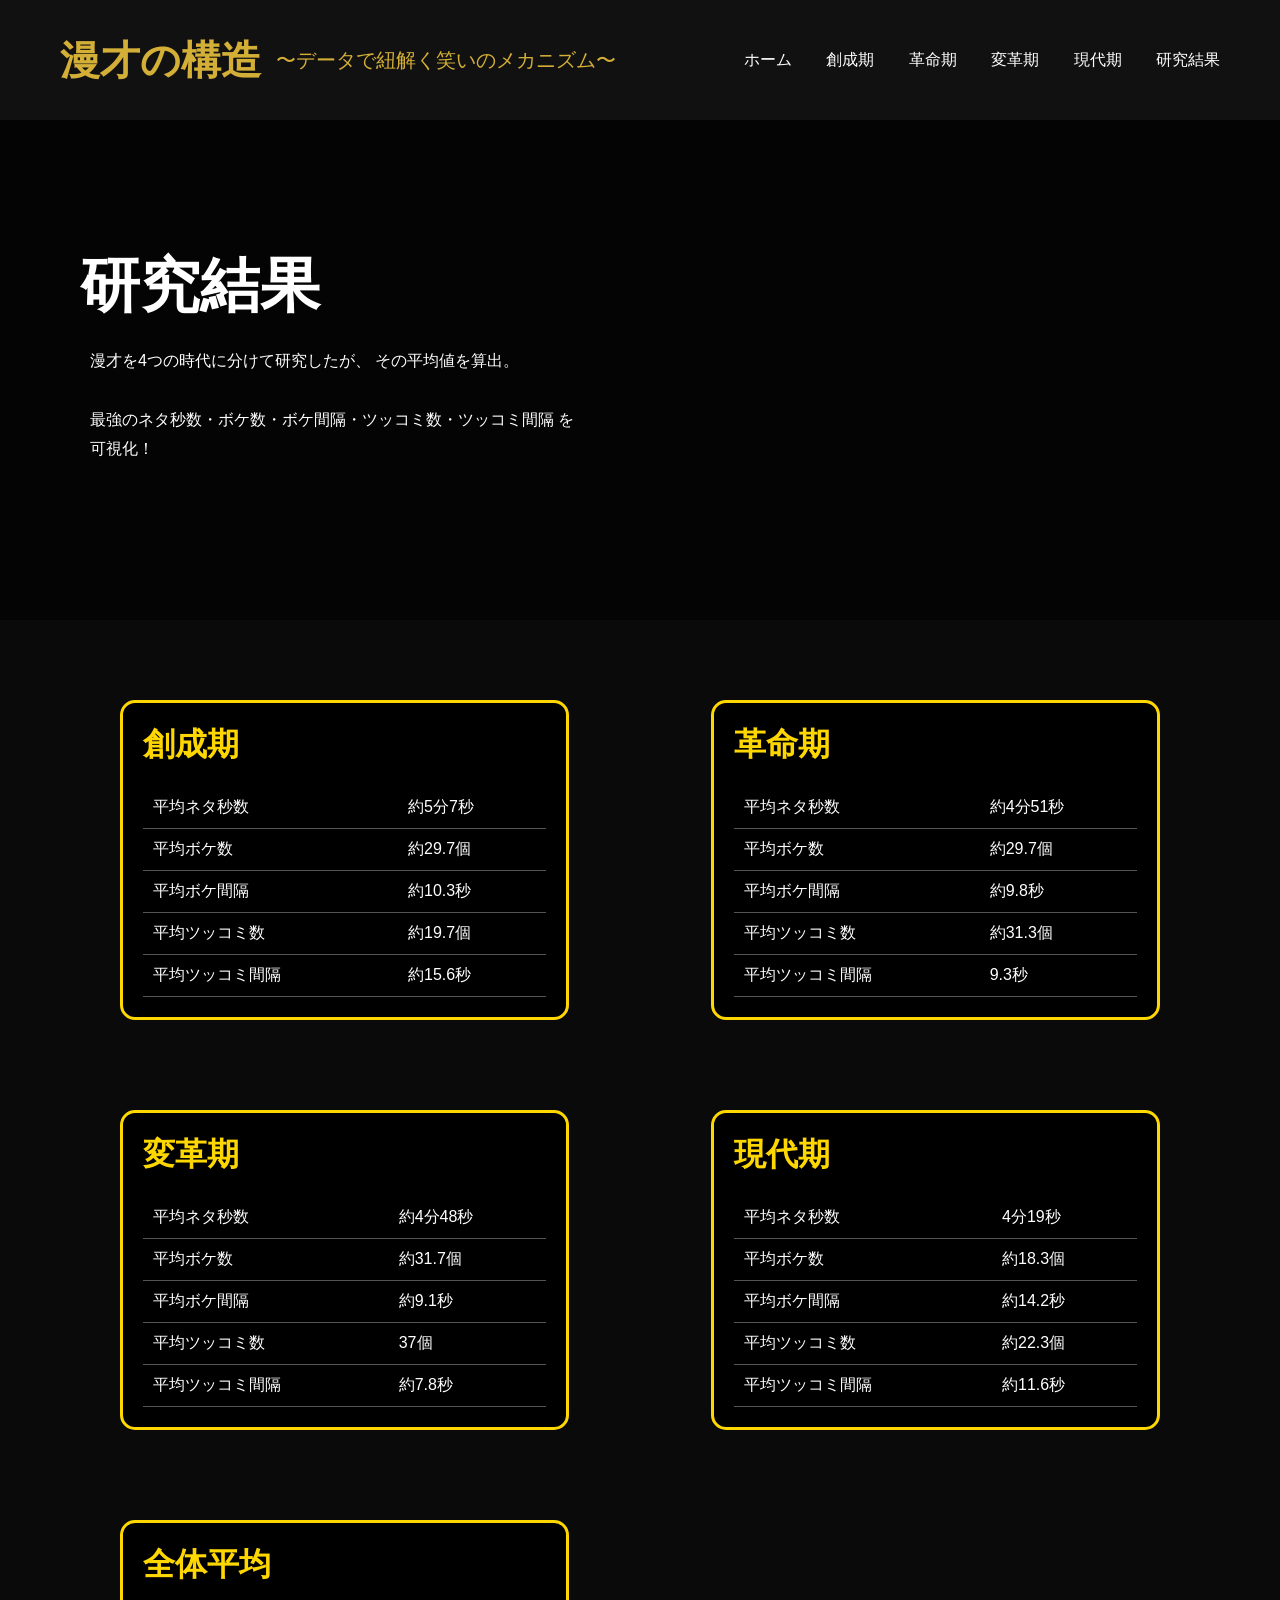
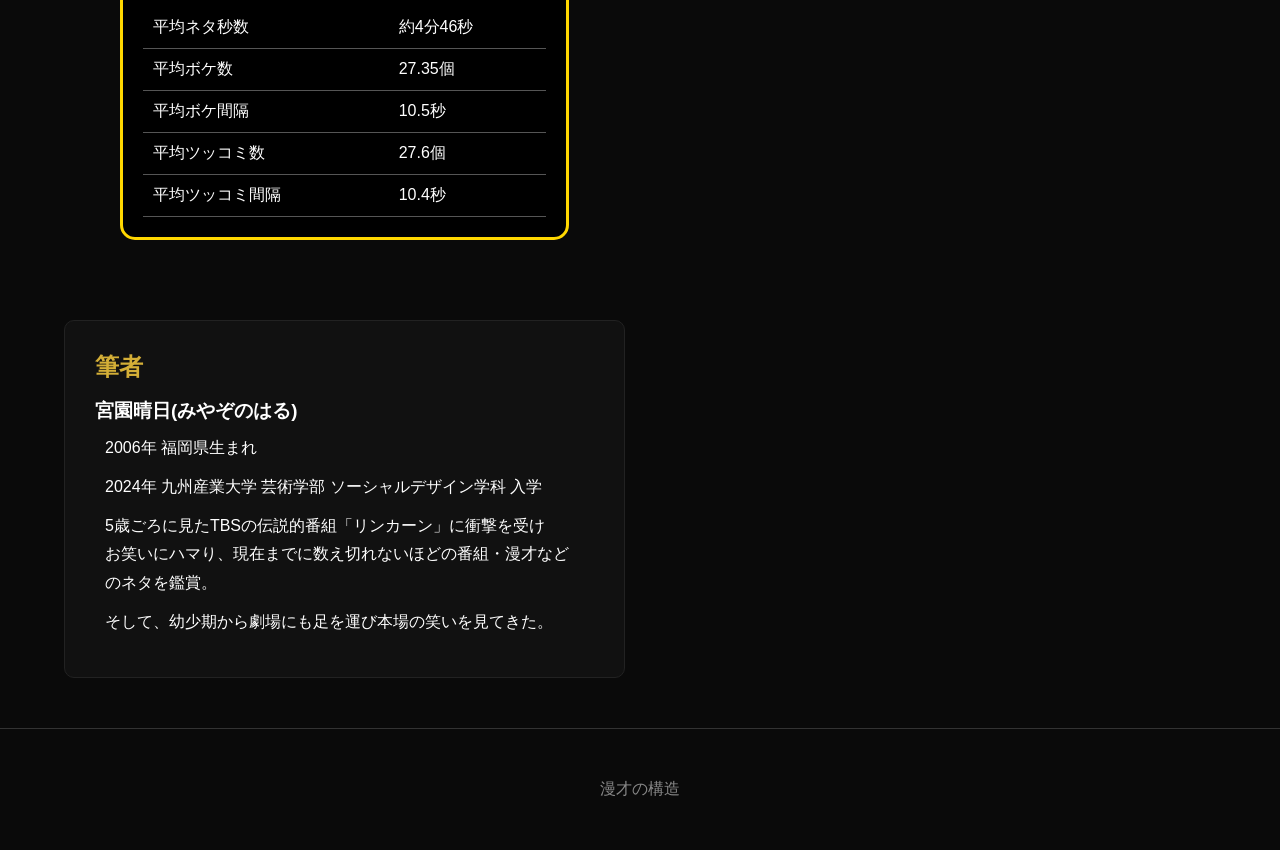
<file: kekka.html>
<!DOCTYPE html>
<html lang="ja">
<head>
    <meta charset="UTF-8">
    <meta name="viewport" content="width=device-width, initial-scale=1.0">
    <title>漫才の構造</title>
    <link rel="stylesheet" href="style.css">
</head>

<body>
    <header>
        <div class="title-area">
        <h1>
            漫才の構造
        </h1>
        <h2>
         〜データで紐解く笑いのメカニズム〜   
        </h2>
        </div>

        <nav>
            <a href="index.html">ホーム</a>
            <a href="souseiki.html">創成期</a>
            <a href="kakumeiki.html">革命期</a>
            <a href="henkakuki.html">変革期</a>
            <a href="gendaiki.html">現代期</a>
            <a href="kekka.html">研究結果</a>
        </nav>
    </header>

     <section class="hero">
        <div class="hero-text">
            <h2>研究結果</h2>

            <p>
                漫才を4つの時代に分けて研究したが、
                その平均値を算出。
            </p>

            <p>
                最強のネタ秒数・ボケ数・ボケ間隔・ツッコミ数・ツッコミ間隔
                を可視化！
            </p>
            
        </div>
    </section>

    <main>
        <div class="timeline-box">
            <table>
            <h2>創成期</h2>

            <tr><td>平均ネタ秒数</td><td>約5分7秒</td></tr>

            <tr><td>平均ボケ数</td><td>約29.7個</td></tr>

            <tr><td>平均ボケ間隔</td><td>約10.3秒</td></tr>

            <tr><td>平均ツッコミ数</td><td>約19.7個</td></tr>

            <tr><td>平均ツッコミ間隔</td><td>約15.6秒</td></tr>
            </table>
        </div>

        <div class="timeline-box">
            <table>
            <h2>革命期</h2>

            <tr><td>平均ネタ秒数</td><td>約4分51秒</td></tr>

            <tr><td>平均ボケ数</td><td>約29.7個</td></tr>

            <tr><td>平均ボケ間隔</td><td>約9.8秒</td></tr>

            <tr><td>平均ツッコミ数</td><td>約31.3個</td></tr>

            <tr><td>平均ツッコミ間隔</td><td>9.3秒</td></tr>
            </table>
        </div>

        <div class="timeline-box">
            <table>
            <h2>変革期</h2>

            <tr><td>平均ネタ秒数</td><td>約4分48秒</td></tr>

            <tr><td>平均ボケ数</td><td>約31.7個</td></tr>

            <tr><td>平均ボケ間隔</td><td>約9.1秒</td></tr>

            <tr><td>平均ツッコミ数</td><td>37個</td></tr>

            <tr><td>平均ツッコミ間隔</td><td>約7.8秒</td></tr>
            </table>
        </div>

        <div class="timeline-box">
            <table>
            <h2>現代期</h2>

            <tr><td>平均ネタ秒数</td><td>4分19秒</td></tr>

            <tr><td>平均ボケ数</td><td>約18.3個</td></tr>

            <tr><td>平均ボケ間隔</td><td>約14.2秒</td></tr>

            <tr><td>平均ツッコミ数</td><td>約22.3個</td></tr>

            <tr><td>平均ツッコミ間隔</td><td>約11.6秒</td></tr>
            </table>
        </div>

        <div class="timeline-box">
            <table>
            <h2>全体平均</h2>

            <tr><td>平均ネタ秒数</td><td>約4分46秒</td></tr>

            <tr><td>平均ボケ数</td><td>27.35個</td></tr>

            <tr><td>平均ボケ間隔</td><td>10.5秒</td></tr>

            <tr><td>平均ツッコミ数</td><td>27.6個</td></tr>

            <tr><td>平均ツッコミ間隔</td><td>10.4秒</td></tr>
            </table>
        </div>

    </main>

        <main>
        <section class="card">

        <h2>筆者</h2>

        <h3>宮園晴日(みやぞのはる)<br></h3>

        <p>
            2006年 福岡県生まれ<br>
        </p>

        <p>
            2024年 九州産業大学 芸術学部 ソーシャルデザイン学科 入学<br>
        </p>

        <p>
            5歳ごろに見たTBSの伝説的番組「リンカーン」に衝撃を受け<br>
            お笑いにハマり、現在までに数え切れないほどの番組・漫才などのネタを鑑賞。<br>
        </p>

        <p>
            そして、幼少期から劇場にも足を運び本場の笑いを見てきた。<br>
        </p>
        </main>
        </section>

        <script>
        function openImage(src){
        document.getElementById("largeImage").src = src;
        document.getElementById("overlay").style.display = "flex";
        }

        function closeImage(){
         document.getElementById("overlay").style.display = "none";
        }
    
        </script>


    <footer>
        <p>漫才の構造</p>
    </footer>
    <script src="script.js"></script>
</body>
</html>
</file>
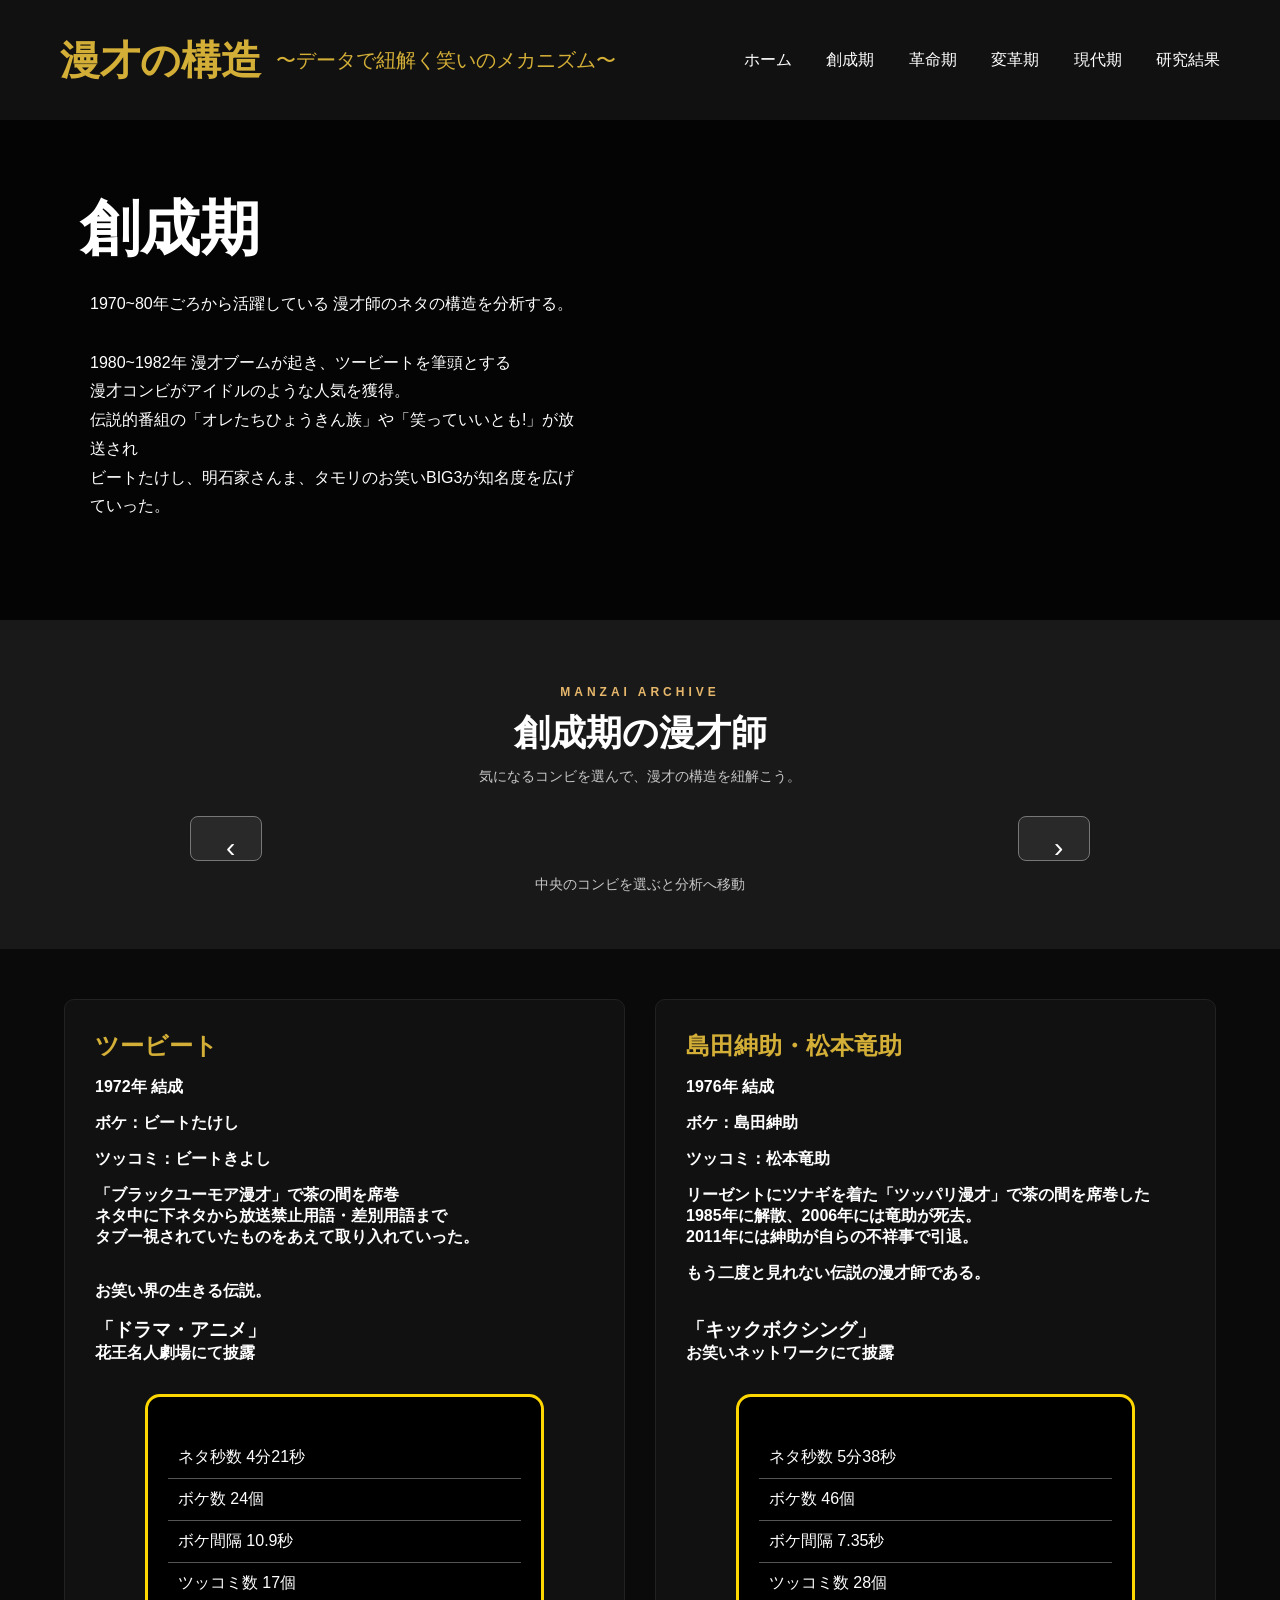
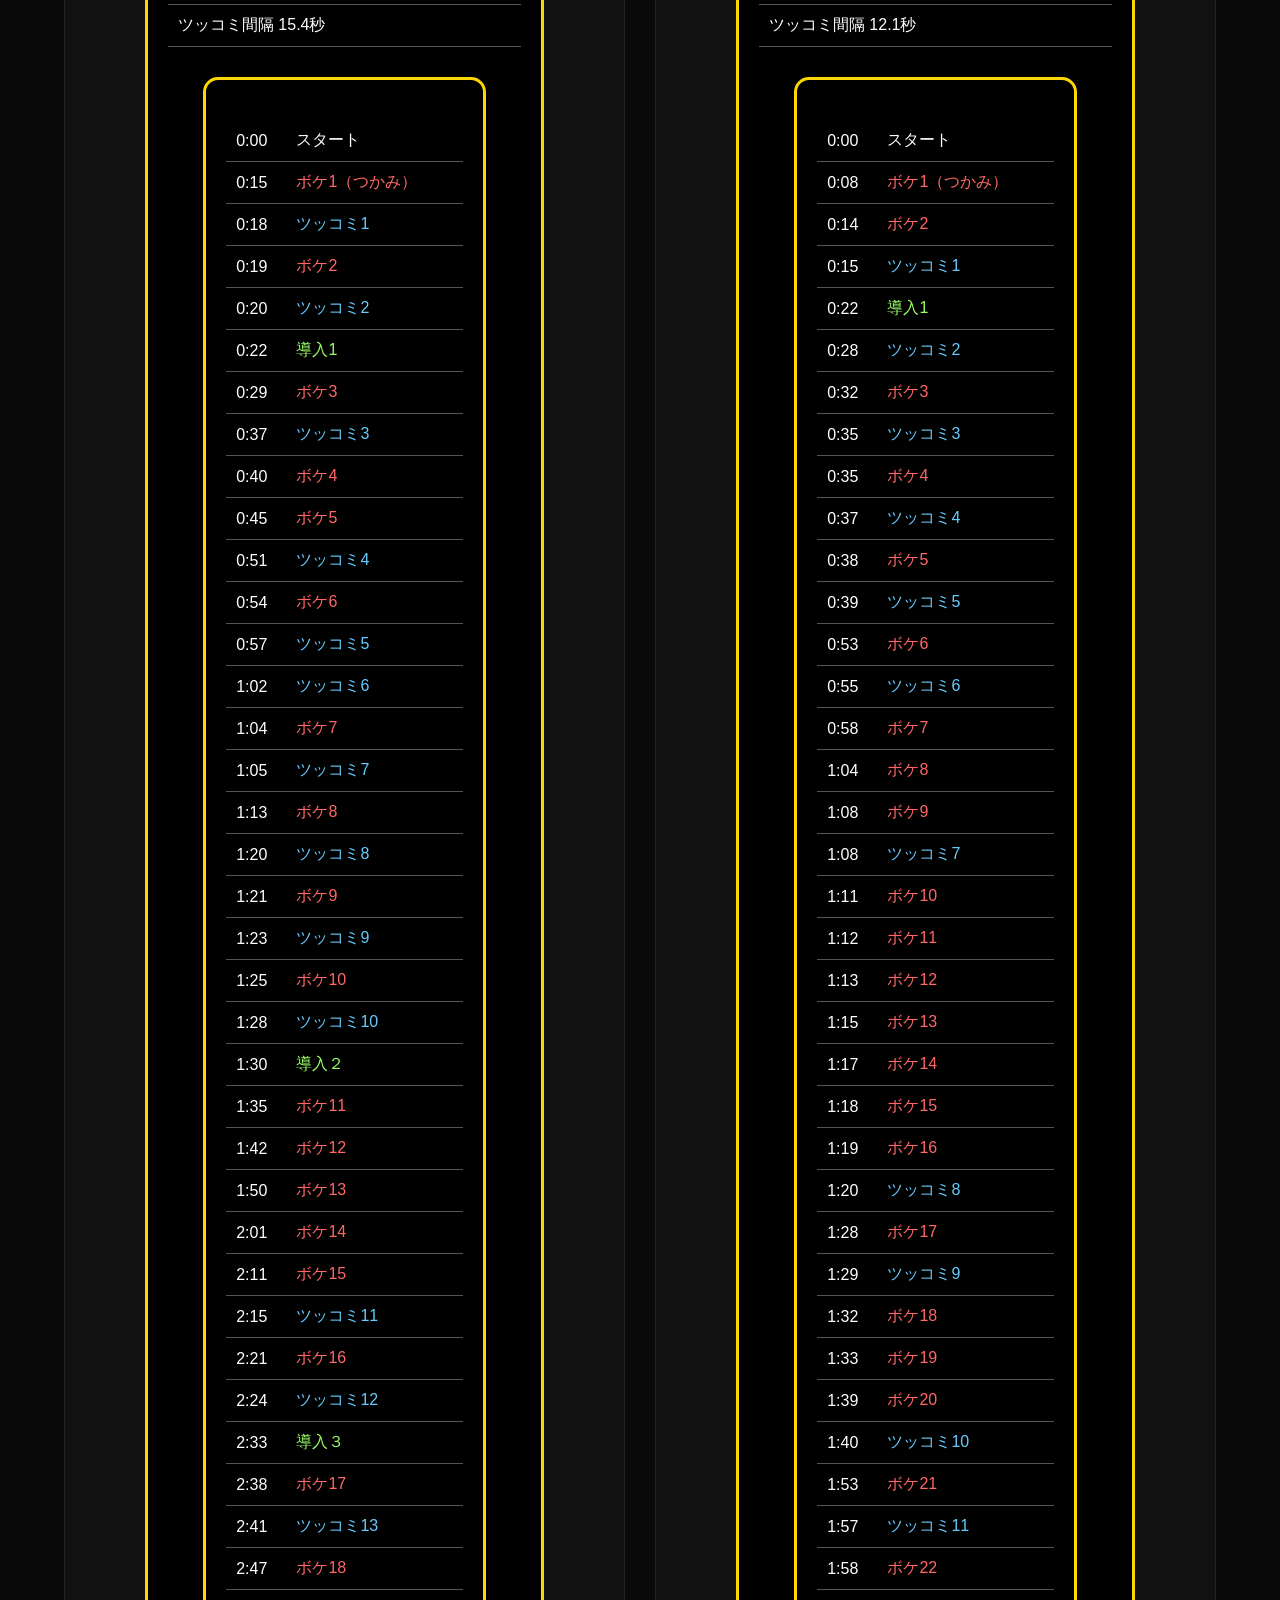
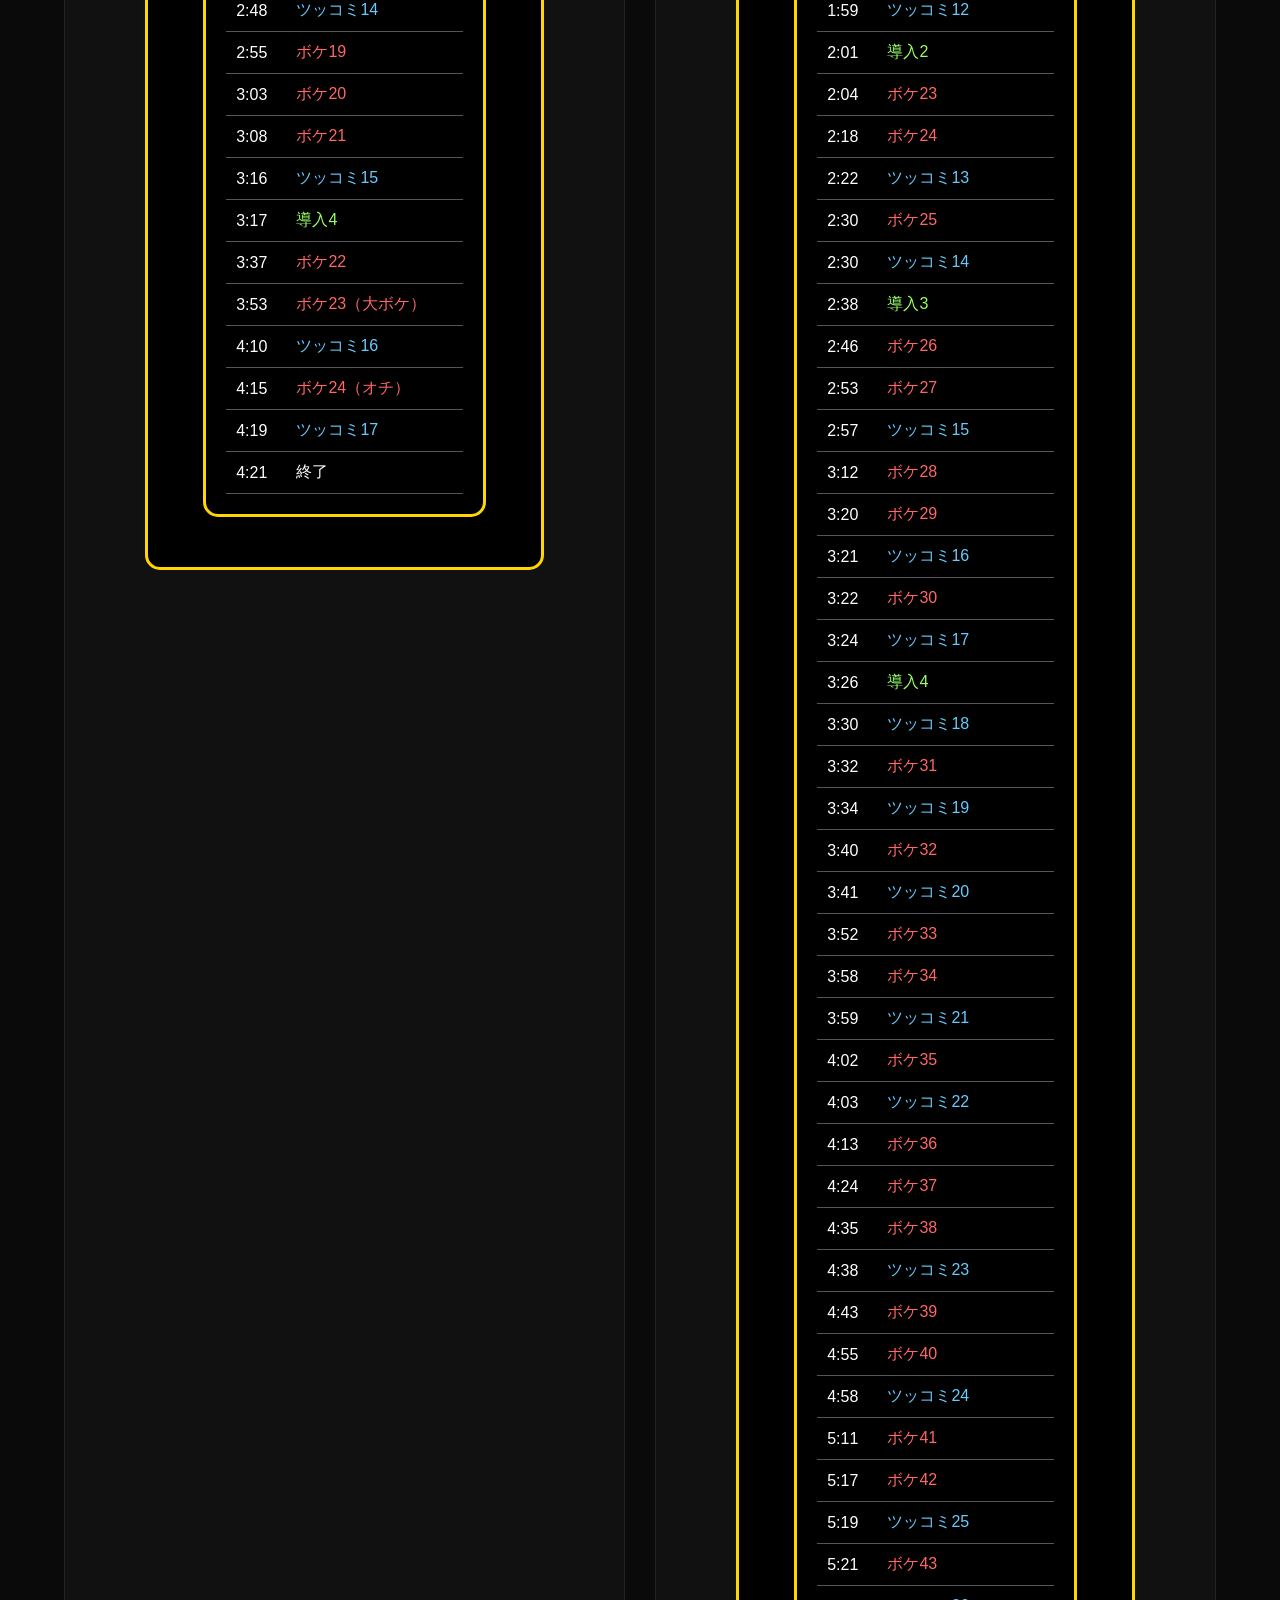
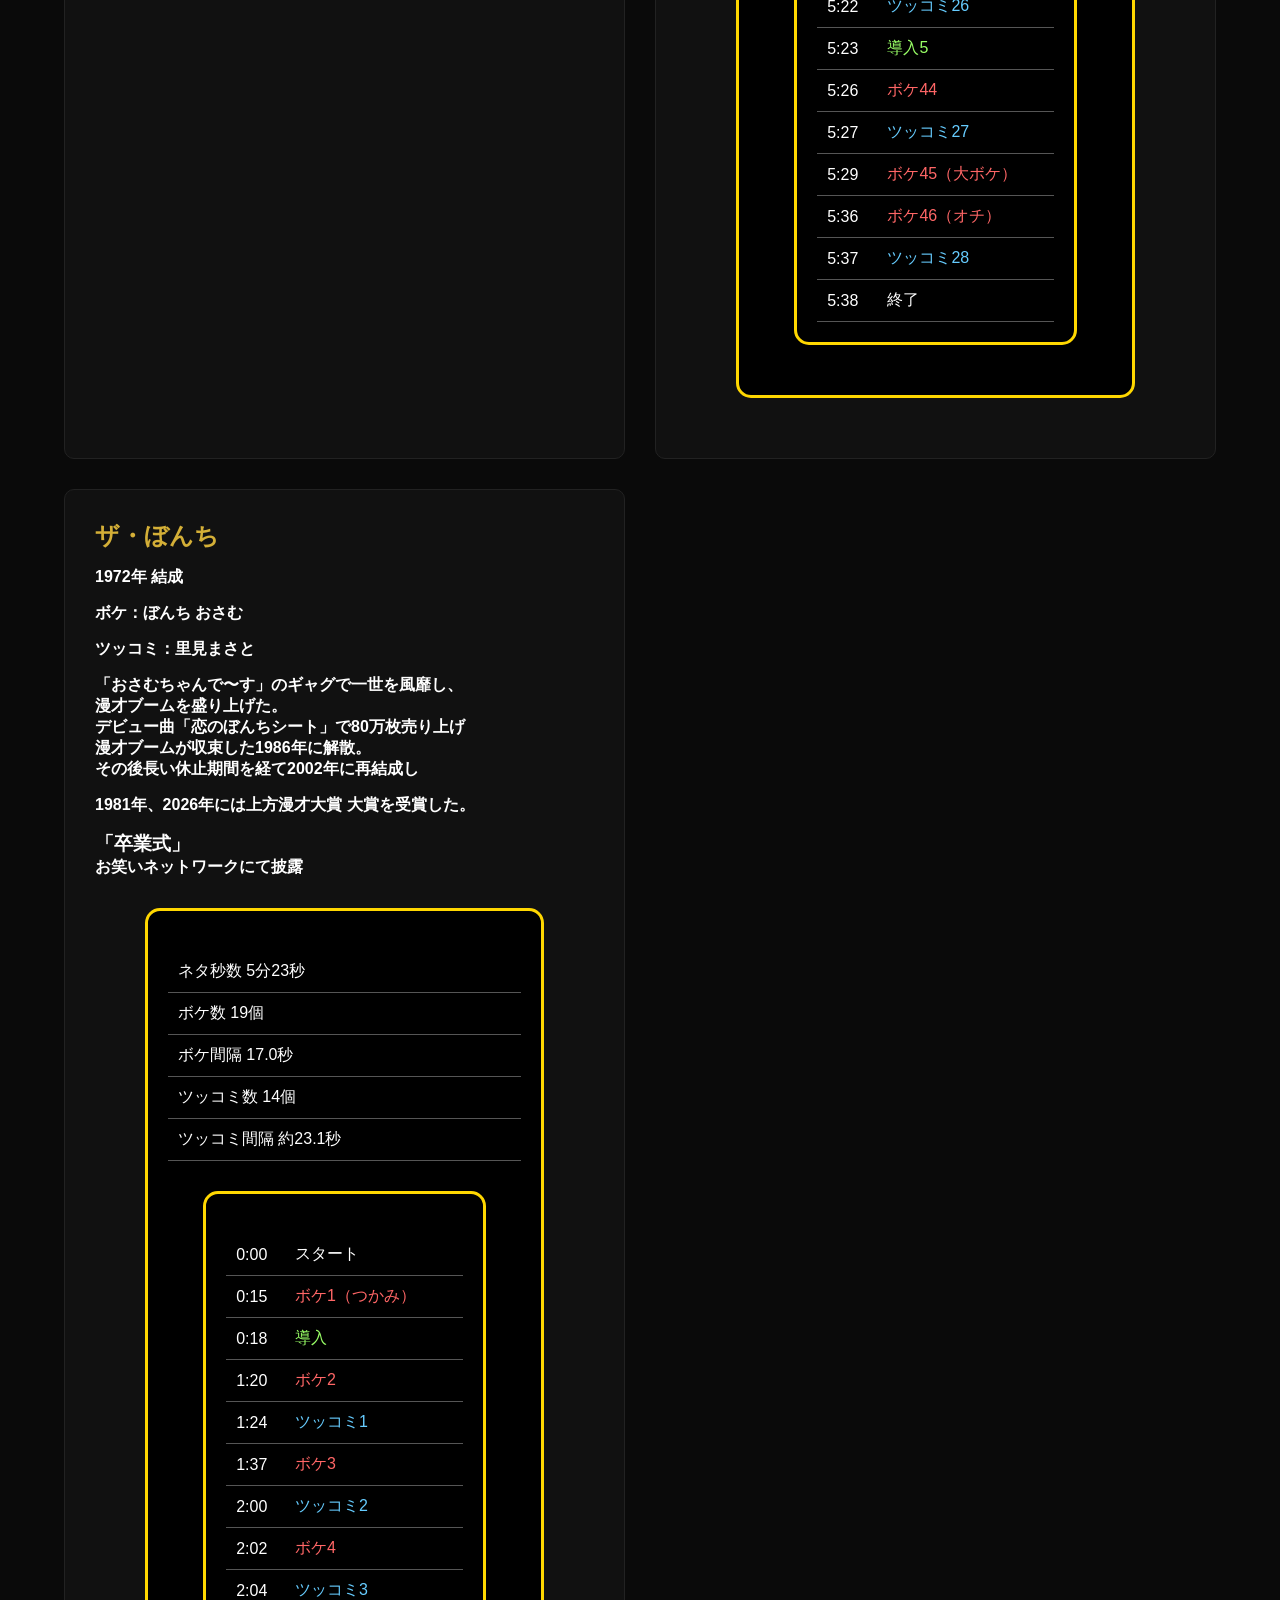
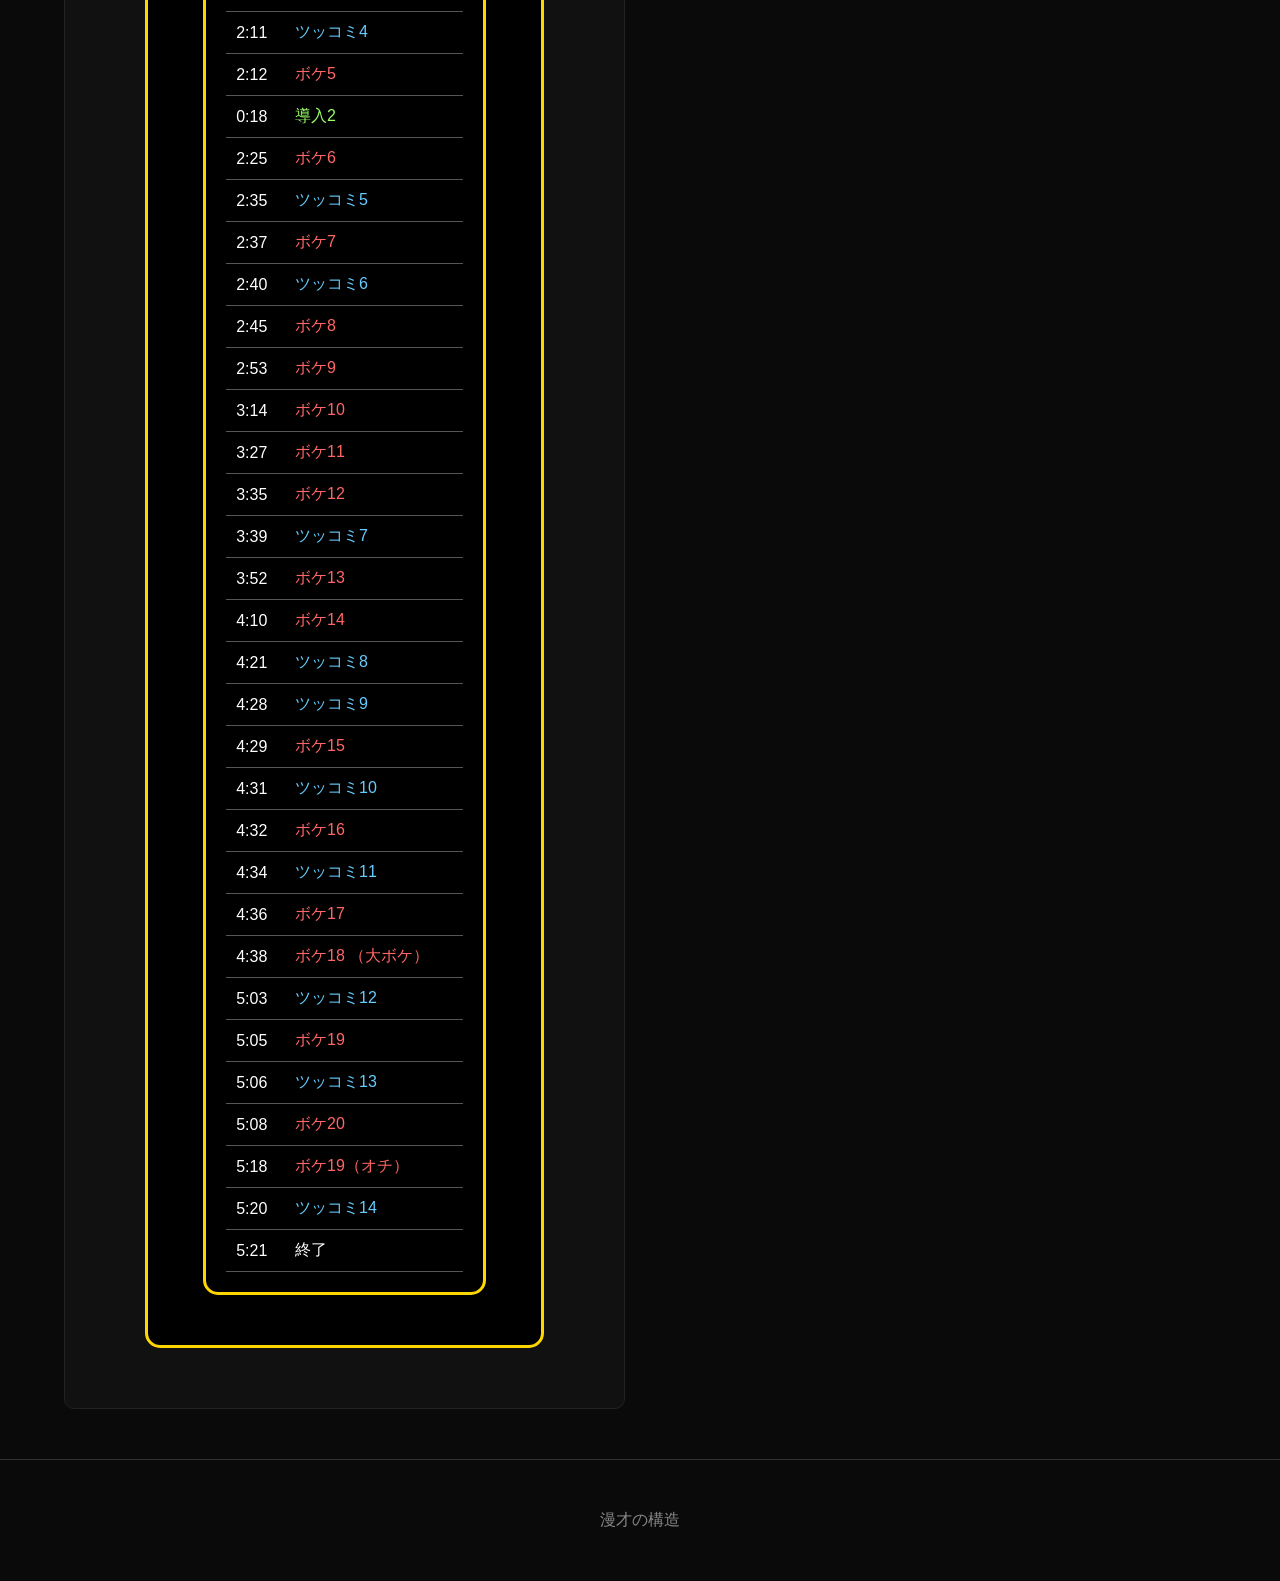
<file: souseiki.html>
<!DOCTYPE html>
<html lang="ja">
<head>
    <meta charset="UTF-8">
    <meta name="viewport" content="width=device-width, initial-scale=1.0">
    <title>漫才の構造</title>
    <link rel="stylesheet" href="style.css">
</head>

<body>
    <header>
        <div class="title-area">
        <h1>
            漫才の構造
        </h1>
        <h2>
         〜データで紐解く笑いのメカニズム〜   
        </h2>
        </div>

        <nav>
            <a href="index.html">ホーム</a>
            <a href="souseiki.html">創成期</a>
            <a href="kakumeiki.html">革命期</a>
            <a href="henkakuki.html">変革期</a>
            <a href="gendaiki.html">現代期</a>
            <a href="kekka.html">研究結果</a>
        </nav>
    </header>

     <section class="hero">
        <div class="hero-text">
            <h2>創成期</h2>

            <p>
               1970~80年ごろから活躍している
               漫才師のネタの構造を分析する。
            </p>

            <p>
               1980~1982年 漫才ブームが起き、ツービートを筆頭とする<br>
               漫才コンビがアイドルのような人気を獲得。<br>
               伝説的番組の「オレたちひょうきん族」や「笑っていいとも!」が放送され<br>
               ビートたけし、明石家さんま、タモリのお笑いBIG3が知名度を広げていった。<br>
            </p>
        </div>
    </section>

    <section class="manzai-carousel">
    <p class="carousel-label">MANZAI ARCHIVE</p>
    <h2>創成期の漫才師</h2>
    <p class="carousel-description">
        気になるコンビを選んで、漫才の構造を紐解こう。
    </p>

    <div class="carousel-stage">
        <button class="carousel-arrow" id="prevBtn"
                aria-label="前のコンビ">‹</button>

        <div id="carouselTrack" class="carousel-track"></div>

        <button class="carousel-arrow" id="nextBtn"
                aria-label="次のコンビ">›</button>
    </div>

    <p id="carouselCounter" class="carousel-counter"></p>
    <p class="carousel-hint">中央のコンビを選ぶと分析へ移動</p>
    <button id="backToCarousel" class="carousel-back" hidden>
        ← コンビ一覧に戻る
    </button>
    </button>
</section>



     <main>
        <section class="card">
            <h2>ツービート</h2>

            <h4>
                1972年 結成<br>
            </h4>

            <h4>
                ボケ：ビートたけし<br>
            </h4>

            <h4>
                ツッコミ：ビートきよし<br>
            </h4>

            <h4>
                「ブラックユーモア漫才」で茶の間を席巻<br>
                ネタ中に下ネタから放送禁止用語・差別用語まで<br>
                タブー視されていたものをあえて取り入れていった。<br><br>
            </h4>

            <h4>
                お笑い界の生きる伝説。<br>
            </h4>


            <h3>「ドラマ・アニメ」</h3> <h4>花王名人劇場にて披露</h4>

            <div class="timeline-box">
                <table>
                <tr><td>ネタ秒数 4分21秒</td></tr>
                <tr><td>ボケ数 24個</td></tr>
                <tr><td>ボケ間隔 10.9秒</td></tr>
                <tr><td>ツッコミ数 17個</td></tr>
                <tr><td>ツッコミ間隔 15.4秒</td></tr>
                </table>

            <div class="timeline-box">
                <table>
                <tr><td>0:00</td><td>スタート</td></tr>
                <tr><td>0:15</td><td class="boke">ボケ1（つかみ）</td></tr>
                <tr><td>0:18</td><td class="tsukkomi">ツッコミ1</td></tr>
                <tr><td>0:19</td><td class="boke">ボケ2</td></tr>
                <tr><td>0:20</td><td class="tsukkomi">ツッコミ2</td></tr>
                <tr><td>0:22</td><td class="intro">導入1</td></tr>
                <tr><td>0:29</td><td class="boke">ボケ3</td></tr>
                <tr><td>0:37</td><td class="tsukkomi">ツッコミ3</td></tr>
                <tr><td>0:40</td><td class="boke">ボケ4</td></tr>
                <tr><td>0:45</td><td class="boke">ボケ5</td></tr>
                <tr><td>0:51</td><td class="tsukkomi">ツッコミ4</td></tr>
                <tr><td>0:54</td><td class="boke">ボケ6</td></tr>
                <tr><td>0:57</td><td class="tsukkomi">ツッコミ5</td></tr>
                <tr><td>1:02</td><td class="tsukkomi">ツッコミ6</td></tr>
                <tr><td>1:04</td><td class="boke">ボケ7</td></tr>
                <tr><td>1:05</td><td class="tsukkomi">ツッコミ7</td></tr>
                <tr><td>1:13</td><td class="boke">ボケ8</td></tr>
                <tr><td>1:20</td><td class="tsukkomi">ツッコミ8</td></tr>
                <tr><td>1:21</td><td class="boke">ボケ9</td></tr>
                <tr><td>1:23</td><td class="tsukkomi">ツッコミ9</td></tr>
                <tr><td>1:25</td><td class="boke">ボケ10</td></tr>
                <tr><td>1:28</td><td class="tsukkomi">ツッコミ10</td></tr>
                <tr><td>1:30</td><td class="intro">導入２</td></tr>
                <tr><td>1:35</td><td class="boke">ボケ11</td></tr>
                <tr><td>1:42 </td><td class="boke">ボケ12</td></tr>
                <tr><td>1:50</td><td class="boke">ボケ13</td></tr>
                <tr><td>2:01</td><td class="boke">ボケ14</td></tr>
                <tr><td>2:11</td><td class="boke">ボケ15</td></tr>
                <tr><td>2:15</td><td class="tsukkomi">ツッコミ11</td></tr>
                <tr><td>2:21</td><td class="boke">ボケ16</td></tr>
                <tr><td>2:24</td><td class="tsukkomi">ツッコミ12</td></tr>
                <tr><td>2:33</td><td class="intro">導入３</td></tr>
                <tr><td>2:38</td><td class="boke">ボケ17</td></tr>
                <tr><td>2:41</td><td class="tsukkomi">ツッコミ13</td></tr>
                <tr><td>2:47</td><td class="boke">ボケ18</td></tr>
                <tr><td>2:48</td><td class="tsukkomi">ツッコミ14</td></tr>
                <tr><td>2:55</td><td class="boke">ボケ19</td></tr>
                <tr><td>3:03</td><td class="boke">ボケ20</td></tr>
                <tr><td>3:08</td><td class="boke">ボケ21</td></tr>
                <tr><td>3:16</td><td class="tsukkomi">ツッコミ15</td></tr>
                <tr><td>3:17</td><td class="intro">導入4</td></tr>
                <tr><td>3:37</td><td class="boke">ボケ22</td></tr>
                <tr><td>3:53</td><td class="boke">ボケ23（大ボケ）</td></tr>
                <tr><td>4:10</td><td class="tsukkomi">ツッコミ16</td></tr>
                <tr><td>4:15</td><td class="boke">ボケ24（オチ）</td></tr>
                <tr><td>4:19</td><td class="tsukkomi">ツッコミ17</td></tr>
                <tr><td>4:21</td><td>終了</td></tr>
            </table>
            </div>
        </section>
        
        <section class="card">
            <h2>島田紳助・松本竜助</h2>

            <h4>
                1976年 結成 <br>
            </h4>

            <h4>
                ボケ：島田紳助<br>
            </h4>

            <h4>
                ツッコミ：松本竜助<br>
            </h4>

            <h4>
                リーゼントにツナギを着た「ツッパリ漫才」で茶の間を席巻した<br>
                1985年に解散、2006年には竜助が死去。<br>
                2011年には紳助が自らの不祥事で引退。<br>
            </h4>

            <h4>
                もう二度と見れない伝説の漫才師である。<br><br>
            </h4>


            <h3>「キックボクシング」</h3> <h4>お笑いネットワークにて披露</h4>

            <div class="timeline-box">
                <table>
                <tr><td>ネタ秒数 5分38秒</td></tr>
                <tr><td>ボケ数 46個</td></tr>
                <tr><td>ボケ間隔 7.35秒</td></tr>
                <tr><td>ツッコミ数 28個</td></tr>
                <tr><td>ツッコミ間隔 12.1秒</td></tr>
                </table>
            
            <div class="timeline-box">
                <table>
                <tr><td>0:00</td><td>スタート</td></tr>
                <tr><td>0:08</td><td class="boke">ボケ1（つかみ）</td></tr>
                <tr><td>0:14</td><td class="boke">ボケ2</td></tr>
                <tr><td>0:15</td><td class="tsukkomi">ツッコミ1</td></tr>
                <tr><td>0:22</td><td class="intro">導入1</td></tr>
                <tr><td>0:28</td><td class="tsukkomi">ツッコミ2</td></tr>
                <tr><td>0:32</td><td class="boke">ボケ3</td></tr>
                <tr><td>0:35</td><td class="tsukkomi">ツッコミ3</td></tr>
                <tr><td>0:35</td><td class="boke">ボケ4</td></tr>
                <tr><td>0:37</td><td class="tsukkomi">ツッコミ4</td></tr>
                <tr><td>0:38</td><td class="boke">ボケ5</td></tr>
                <tr><td>0:39</td><td class="tsukkomi">ツッコミ5</td></tr>
                <tr><td>0:53</td><td class="boke">ボケ6</td></tr>
                <tr><td>0:55</td><td class="tsukkomi">ツッコミ6</td></tr>
                <tr><td>0:58</td><td class="boke">ボケ7</td></tr>
                <tr><td>1:04</td><td class="boke">ボケ8</td></tr>
                <tr><td>1:08</td><td class="boke">ボケ9</td></tr>
                <tr><td>1:08</td><td class="tsukkomi">ツッコミ7</td></tr>
                <tr><td>1:11</td><td class="boke">ボケ10</td></tr>
                <tr><td>1:12</td><td class="boke">ボケ11</td></tr>
                <tr><td>1:13</td><td class="boke">ボケ12</td></tr>
                <tr><td>1:15</td><td class="boke">ボケ13</td></tr>
                <tr><td>1:17</td><td class="boke">ボケ14</td></tr>
                <tr><td>1:18</td><td class="boke">ボケ15</td></tr>
                <tr><td>1:19</td><td class="boke">ボケ16</td></tr>
                <tr><td>1:20</td><td class="tsukkomi">ツッコミ8</td></tr>
                <tr><td>1:28</td><td class="boke">ボケ17</td></tr>
                <tr><td>1:29</td><td class="tsukkomi">ツッコミ9</td></tr>
                <tr><td>1:32</td><td class="boke">ボケ18</td></tr>
                <tr><td>1:33</td><td class="boke">ボケ19</td></tr>
                <tr><td>1:39</td><td class="boke">ボケ20</td></tr>
                <tr><td>1:40</td><td class="tsukkomi">ツッコミ10</td></tr>
                <tr><td>1:53</td><td class="boke">ボケ21</td></tr>
                <tr><td>1:57</td><td class="tsukkomi">ツッコミ11</td></tr>
                <tr><td>1:58</td><td class="boke">ボケ22</td></tr>
                <tr><td>1:59</td><td class="tsukkomi">ツッコミ12</td></tr>
                <tr><td>2:01</td><td class="intro">導入2</td></tr>
                <tr><td>2:04</td><td class="boke">ボケ23</td></tr>
                <tr><td>2:18</td><td class="boke">ボケ24</td></tr>
                <tr><td>2:22</td><td class="tsukkomi">ツッコミ13</td></tr>
                <tr><td>2:30</td><td class="boke">ボケ25</td></tr>
                <tr><td>2:30</td><td class="tsukkomi">ツッコミ14</td></tr>
                <tr><td>2:38</td><td class="intro">導入3</td></tr>
                <tr><td>2:46</td><td class="boke">ボケ26</td></tr>
                <tr><td>2:53</td><td class="boke">ボケ27</td></tr>
                <tr><td>2:57</td><td class="tsukkomi">ツッコミ15</td></tr>
                <tr><td>3:12</td><td class="boke">ボケ28</td></tr>
                <tr><td>3:20</td><td class="boke">ボケ29</td></tr>
                <tr><td>3:21</td><td class="tsukkomi">ツッコミ16</td></tr>
                <tr><td>3:22</td><td class="boke">ボケ30</td></tr>
                <tr><td>3:24</td><td class="tsukkomi">ツッコミ17</td></tr>
                <tr><td>3:26</td><td class="intro">導入4</td></tr>
                <tr><td>3:30</td><td class="tsukkomi">ツッコミ18</td></tr>
                <tr><td>3:32</td><td class="boke">ボケ31</td></tr>
                <tr><td>3:34</td><td class="tsukkomi">ツッコミ19</td></tr>
                <tr><td>3:40</td><td class="boke">ボケ32</td></tr>
                <tr><td>3:41</td><td class="tsukkomi">ツッコミ20</td></tr>
                <tr><td>3:52</td><td class="boke">ボケ33</td></tr>
                <tr><td>3:58</td><td class="boke">ボケ34</td></tr>
                <tr><td>3:59</td><td class="tsukkomi">ツッコミ21</td></tr>
                <tr><td>4:02</td><td class="boke">ボケ35</td></tr>
                <tr><td>4:03</td><td class="tsukkomi">ツッコミ22</td></tr>
                <tr><td>4:13</td><td class="boke">ボケ36</td></tr>
                <tr><td>4:24</td><td class="boke">ボケ37</td></tr>
                <tr><td>4:35</td><td class="boke">ボケ38</td></tr>
                <tr><td>4:38</td><td class="tsukkomi">ツッコミ23</td></tr>
                <tr><td>4:43</td><td class="boke">ボケ39</td></tr>
                <tr><td>4:55</td><td class="boke">ボケ40</td></tr>
                <tr><td>4:58</td><td class="tsukkomi">ツッコミ24</td></tr>
                <tr><td>5:11</td><td class="boke">ボケ41</td></tr>
                <tr><td>5:17</td><td class="boke">ボケ42</td></tr>
                <tr><td>5:19</td><td class="tsukkomi">ツッコミ25</td></tr>
                <tr><td>5:21</td><td class="boke">ボケ43</td></tr>
                <tr><td>5:22</td><td class="tsukkomi">ツッコミ26</td></tr>
                <tr><td>5:23</td><td class="intro">導入5</td></tr>
                <tr><td>5:26</td><td class="boke">ボケ44</td></tr>
                <tr><td>5:27</td><td class="tsukkomi">ツッコミ27</td></tr>
                <tr><td>5:29</td><td class="boke">ボケ45（大ボケ）</td></tr>
                <tr><td>5:36</td><td class="boke">ボケ46（オチ）</td></tr>
                <tr><td>5:37</td><td class="tsukkomi">ツッコミ28</td></tr>
                <tr><td>5:38</td><td>終了</td></tr>
            </table>
            </div>
        </section>

        <section class="card">
            <h2>ザ・ぼんち</h2>

            <h4>
                1972年 結成
            </h4>

            <h4>
                ボケ：ぼんち おさむ
            </h4>

            <h4>
                ツッコミ：里見まさと
            </h4>

            <h4>
                「おさむちゃんで〜す」のギャグで一世を風靡し、<br>
                漫才ブームを盛り上げた。<br>
                デビュー曲「恋のぼんちシート」で80万枚売り上げ<br>
                漫才ブームが収束した1986年に解散。<br>
                その後長い休止期間を経て2002年に再結成し<br>
            </h4>

            <h4>
                1981年、2026年には上方漫才大賞 大賞を受賞した。<br>
            </h4>


            <h3>「卒業式」</h3> <h4>お笑いネットワークにて披露</h4>

            <div class="timeline-box">
                <table>
                <tr><td>ネタ秒数 5分23秒</td></tr>
                <tr><td>ボケ数 19個</td></tr>
                <tr><td>ボケ間隔 17.0秒</td></tr>
                <tr><td>ツッコミ数 14個</td></tr>
                <tr><td>ツッコミ間隔 約23.1秒</td></tr>
                </table>

            <div class="timeline-box">
                <table>
                <tr><td>0:00</td><td>スタート</td></tr>
                <tr><td>0:15</td><td class="boke">ボケ1（つかみ）</td></tr>
                <tr><td>0:18</td><td class="intro">導入</td></tr>
                <tr><td>1:20</td><td class="boke">ボケ2</td></tr>
                <tr><td>1:24</td><td class="tsukkomi">ツッコミ1</td></tr>
                <tr><td>1:37</td><td class="boke">ボケ3</td></tr>
                <tr><td>2:00</td><td class="tsukkomi">ツッコミ2</td></tr>
                <tr><td>2:02</td><td class="boke">ボケ4</td></tr>
                <tr><td>2:04</td><td class="tsukkomi">ツッコミ3</td></tr>
                <tr><td>2:11</td><td class="tsukkomi">ツッコミ4</td></tr>
                <tr><td>2:12</td><td class="boke">ボケ5</td></tr>
                <tr><td>0:18</td><td class="intro">導入2</td></tr>
                <tr><td>2:25</td><td class="boke">ボケ6</td></tr>
                <tr><td>2:35</td><td class="tsukkomi">ツッコミ5</td></tr>
                <tr><td>2:37</td><td class="boke">ボケ7</td></tr>
                <tr><td>2:40</td><td class="tsukkomi">ツッコミ6</td></tr>
                <tr><td>2:45</td><td class="boke">ボケ8</td></tr>
                <tr><td>2:53</td><td class="boke">ボケ9</td></tr>
                <tr><td>3:14</td><td class="boke">ボケ10</td></tr>
                <tr><td>3:27</td><td class="boke">ボケ11</td></tr>
                <tr><td>3:35</td><td class="boke">ボケ12</td></tr>
                <tr><td>3:39</td><td class="tsukkomi">ツッコミ7</td></tr>
                <tr><td>3:52</td><td class="boke">ボケ13</td></tr>
                <tr><td>4:10</td><td class="boke">ボケ14</td></tr>
                <tr><td>4:21</td><td class="tsukkomi">ツッコミ8</td></tr>
                <tr><td>4:28</td><td class="tsukkomi">ツッコミ9</td></tr>
                <tr><td>4:29</td><td class="boke">ボケ15</td></tr>
                <tr><td>4:31</td><td class="tsukkomi">ツッコミ10</td></tr>
                <tr><td>4:32</td><td class="boke">ボケ16</td></tr>
                <tr><td>4:34</td><td class="tsukkomi">ツッコミ11</td></tr>
                <tr><td>4:36</td><td class="boke">ボケ17</td></tr>
                <tr><td>4:38</td><td class="boke">ボケ18 （大ボケ）</td></tr>
                <tr><td>5:03</td><td class="tsukkomi">ツッコミ12</td></tr>
                <tr><td>5:05</td><td class="boke">ボケ19</td></tr>
                <tr><td>5:06</td><td class="tsukkomi">ツッコミ13</td></tr>
                <tr><td>5:08</td><td class="boke">ボケ20</td></tr>
                <tr><td>5:18</td><td class="boke">ボケ19（オチ）</td></tr>
                <tr><td>5:20</td><td class="tsukkomi">ツッコミ14</td></tr>
                <tr><td>5:21</td><td>終了</td></tr>
            </table>
            </div>
        </section>


    </main>
    <footer>
        <p>漫才の構造</p>
    </footer>
</body>
</html>
</file>
<file: style.css>
*{
    margin:0;
    padding:0;
    box-sizing:border-box;
}

body{
    background-color:#0a0a0a;
    color:white;
    font-family:"Hiragino Sans", sans-serif;
}

header{
    display: flex;
    justify-content: space-between;
    align-items: center;
    padding: 25px 60px;
    min-height: 120px; /* 好きな高さに調整 */
    background-color: #111;
}

.title-area{
    display: flex;
    align-items: center;
    gap: 15px;         /* タイトル同士の距離 */
    margin-right: 80px; /* ナビとの距離 */
}

.zoom-image {
    cursor: pointer;
    transition: 0.3s;
}

.zoom-image:hover {
    opacity: 0.8;
}

.modal {
    display: none;
    position: fixed;
    z-index: 9999;
    left: 0;
    top: 0;
    width: 100%;
    height: 100%;
    background-color: rgba(0, 0, 0, 0.8);
    justify-content: center;
    align-items: center;
}

.modal img {
    max-width: 90%;
    max-height: 90%;
}



.close {
    position: absolute;
    top: 20px;
    right: 35px;
    color: white;
    font-size: 40px;
    font-weight: bold;
    cursor: pointer;
}

.close:hover {
    opacity: 0.7;
}

header h1{
    color:#d4af37;
    font-size:40px;
}

header h2{
    margin-top: 0;
    font-size: 20px;
    font-weight: normal;
    color: #d4af37;
}

nav a{
    color:white;
    text-decoration:none;
    margin-left:30px;
    transition:0.3s;
}

nav a:hover{
    color:#d4af37;
}

img{
    max-width:100%;
    height:auto;
    display:block;
}

/* 漫才師カルーセル */
.manzai-carousel {
    padding: 55px 16px 45px;
    text-align: center;
    background: #191919;
    color: #fff;
    overflow: hidden;
}

.carousel-label {
    color: #e7b86b;
    letter-spacing: 4px;
    font-size: 12px;
    font-weight: bold;
}

.manzai-carousel > h2 {
    margin: 10px 0;
    font-size: clamp(24px, 4vw, 36px);
}

.carousel-description,
.carousel-hint {
    color: #c7c7c7;
    font-size: 14px;
}

.carousel-stage {
    display: flex;
    align-items: center;
    justify-content: center;
    gap: 12px;
    max-width: 900px;
    margin: 30px auto 15px;
}

.carousel-track {
    display: grid;
    grid-template-columns: minmax(0, 1fr)
                           minmax(0, 2fr)
                           minmax(0, 1fr);
    align-items: center;
    gap: 14px;
    width: 100%;
    min-width: 0;
}

.carousel-card {
    min-width: 0;
    min-height: 155px;
    padding: 18px 12px;
    border: 1px solid #555;
    border-radius: 14px;
    background: #292929;
    color: #fff;
    cursor: pointer;
    overflow-wrap: anywhere;
    transition: transform .4s ease,
                opacity .4s ease,
                background .4s ease;
}

.carousel-card h3 {
    font-size: clamp(12px, 2vw, 19px);
    line-height: 1.6;
}

.carousel-card p {
    font-size: 12px;
    line-height: 1.8;
}

.carousel-card.is-side {
    opacity: .55;
    transform: scale(.86);
}

.carousel-card.is-center {
    border: 2px solid #e7b86b;
    background: #35302a;
    transform: scale(1);
    box-shadow: 0 8px 30px #0005;
}

.carousel-card.is-center .card-link {
    display: inline-block;
    margin-top: 10px;
    padding: 9px 16px;
    border-radius: 6px;
    background: #e7b86b;
    color: #191919;
    font-size: 13px;
    font-weight: bold;
}

.carousel-arrow {
    flex-shrink: 0;
    width: 38px;
    height: 45px;
    border: 1px solid #777;
    border-radius: 8px;
    background: #292929;
    color: #fff;
    font-size: 28px;
    cursor: pointer;
}

.carousel-arrow:hover {
    background: #e7b86b;
    color: #191919;
}

.carousel-counter {
    color: #e7b86b;
    font-size: 13px;
    letter-spacing: 2px;
}

.carousel-card:focus-visible,
.carousel-arrow:focus-visible {
    outline: 3px solid #e7b86b;
    outline-offset: 4px;
}

@media (max-width: 600px) {
    .manzai-carousel {
        padding: 38px 8px;
    }

    .carousel-stage {
        gap: 5px;
    }

    .carousel-track {
        gap: 5px;
    }

    .carousel-card {
        min-height: 145px;
        padding: 12px 5px;
    }

    .carousel-card.is-side {
        transform: scale(.92);
    }

    .carousel-arrow {
        width: 28px;
        height: 40px;
    }
}

@media (prefers-reduced-motion: reduce) {
    .carousel-card {
        transition: none;
    }
}


.modal {
    display: none;
    position: fixed;
    inset: 0;
    background: rgba(0,0,0,0.8);
    z-index: 9999;

    justify-content: center;
    align-items: center;
}

#modal-img {
    max-width: 85%;
    max-height: 85%;
    border-radius: 10px;
    box-shadow: 0 0 30px rgba(0,0,0,0.5);

    animation: popup 0.25s ease;
}

@keyframes popup {
    from {
        transform: scale(0.8);
        opacity: 0;
    }
    to {
        transform: scale(1);
        opacity: 1;
    }
}

.close {
    position: absolute;
    top: 20px;
    right: 30px;
    color: white;
    font-size: 40px;
    cursor: pointer;
}

.hero{
    height:500px;

    display:flex;
    align-items:center;

    padding-left:80px;

    background:
    linear-gradient(
        rgba(0,0,0,.6),
        rgba(0,0,0,.6)
    ),
    url("https://images.unsplash.com/photo-1507676184212-d03ab07a01bf");

    background-size:cover;
    background-position:center;
}

.hero h2{
    font-size:60px;
    margin-bottom:20px;
}

.hero p{
    width:500px;
    line-height:1.8;
    margin-bottom:30px;
}

button{
    background:#e60012;
    color:white;

    border:none;

    padding:15px 35px;

    font-size:16px;

    border-radius:5px;

    cursor:pointer;
}

main{
    width:90%;
    max-width:1200px;

    margin:50px auto;

    display:grid;
    grid-template-columns:repeat(2,1fr);
    gap:30px;
}

.card{
    background:#111;

    padding:30px;

    border:1px solid #222;

    border-radius:10px;

    transition:.3s;
}

.timeline{
    white-space: pre-wrap;
    line-height: 1.8;
}

.card:hover{
    transform:translateY(-5px);
    border-color:#d4af37;
}

.timeline-box {
    background: #000;
    color: white;
    border: 3px solid #ffd700;
    border-radius: 15px;
    padding: 20px;
    width: 80%;
    margin: 30px auto;
}

.timeline-box h2 {
    color: #ffd700;
    font-size: 32px;
}

table {
    width: 100%;
    border-collapse: collapse;
    margin-top: 20px;
}

p{
    margin: 10px;
}

th {
    color: #ffd700;
    border-bottom: 2px solid #ffd700;
    padding: 12px;
}

td {
    padding: 10px;
    border-bottom: 1px solid #555;
}

.boke {
    color: #ff6666;
}

.tsukkomi {
    color: #66ccff;
}

.intro {
    color: #99ff66;
}

.card h2{
    color:#d4af37;

    margin-bottom:15px;
}

.card h4 {
    margin-bottom: 15px;
}

img{
  cursor:pointer;
}

#overlay{
  display:none;
  position:fixed;
  top:0;
  left:0;
  width:100%;
  height:100%;
  background:rgba(0,0,0,0.8);
  justify-content:center;
  align-items:center;
  z-index:999;
}

#overlay img{
  max-width:90%;
  max-height:90%;
  border-radius:10px;
}

.card p{
    line-height:1.8;
}



footer{
    text-align:center;

    padding:40px;

    border-top:1px solid #333;

    color:#888;
}

.graph{
    display:flex;
    align-items:flex-end;
    gap:20px;
    height:250px;
    border-left:2px solid #ffd700;
    border-bottom:2px solid #ffd700;
    padding:20px;
    margin-bottom:50px;
}

.item{
    text-align:center;
}

.bar{
    width:60px;
    background:#ffd700;
    color:#000;
    display:flex;
    justify-content:center;
    align-items:flex-end;
    font-weight:bold;
}

.item p{
    color:white;
    margin-top:10px;
}

.carousel-back {
    display: block;
    margin: 20px auto 0;
    padding: 12px 22px;
    border: 1px solid #e7b86b;
    border-radius: 8px;
    background: transparent;
    color: #e7b86b;
    cursor: pointer;
}

.carousel-back[hidden] {
    display: none;
}

main .card[hidden] {
    display: none !important;
}
</file>
